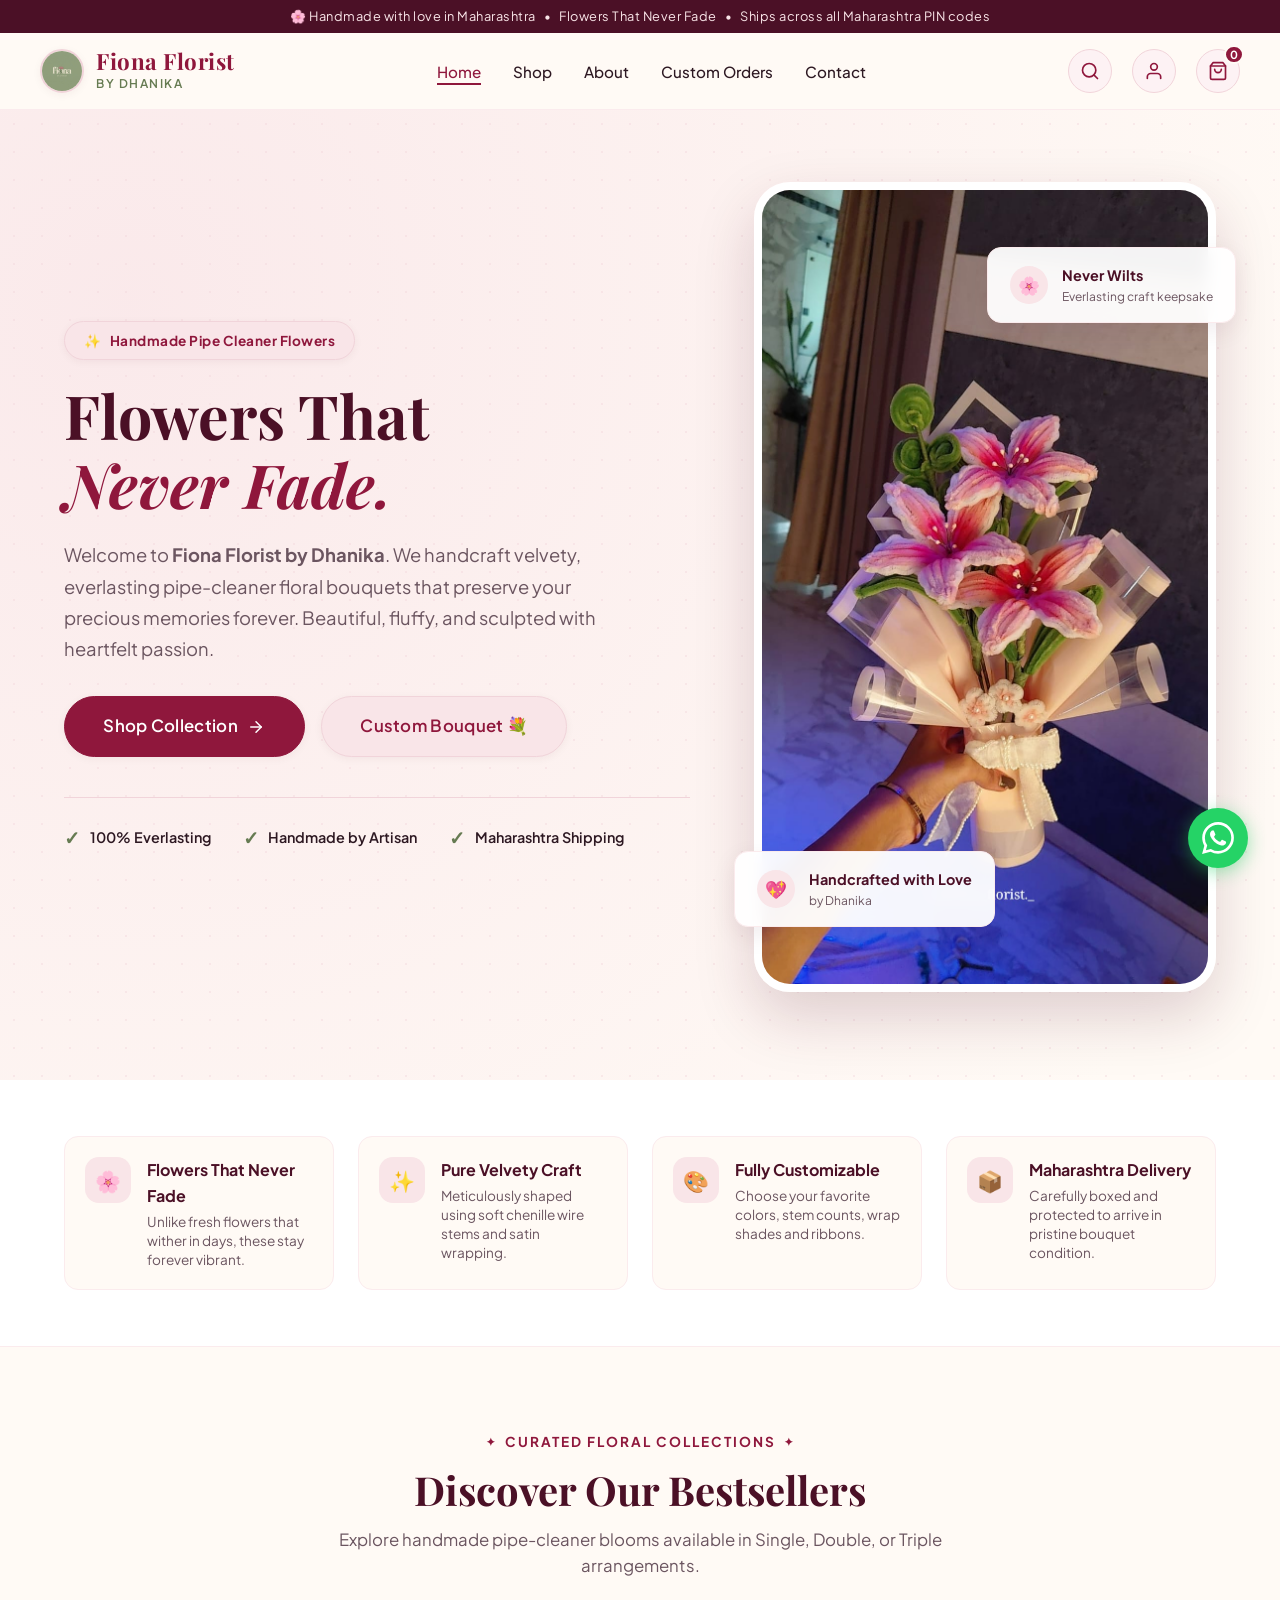
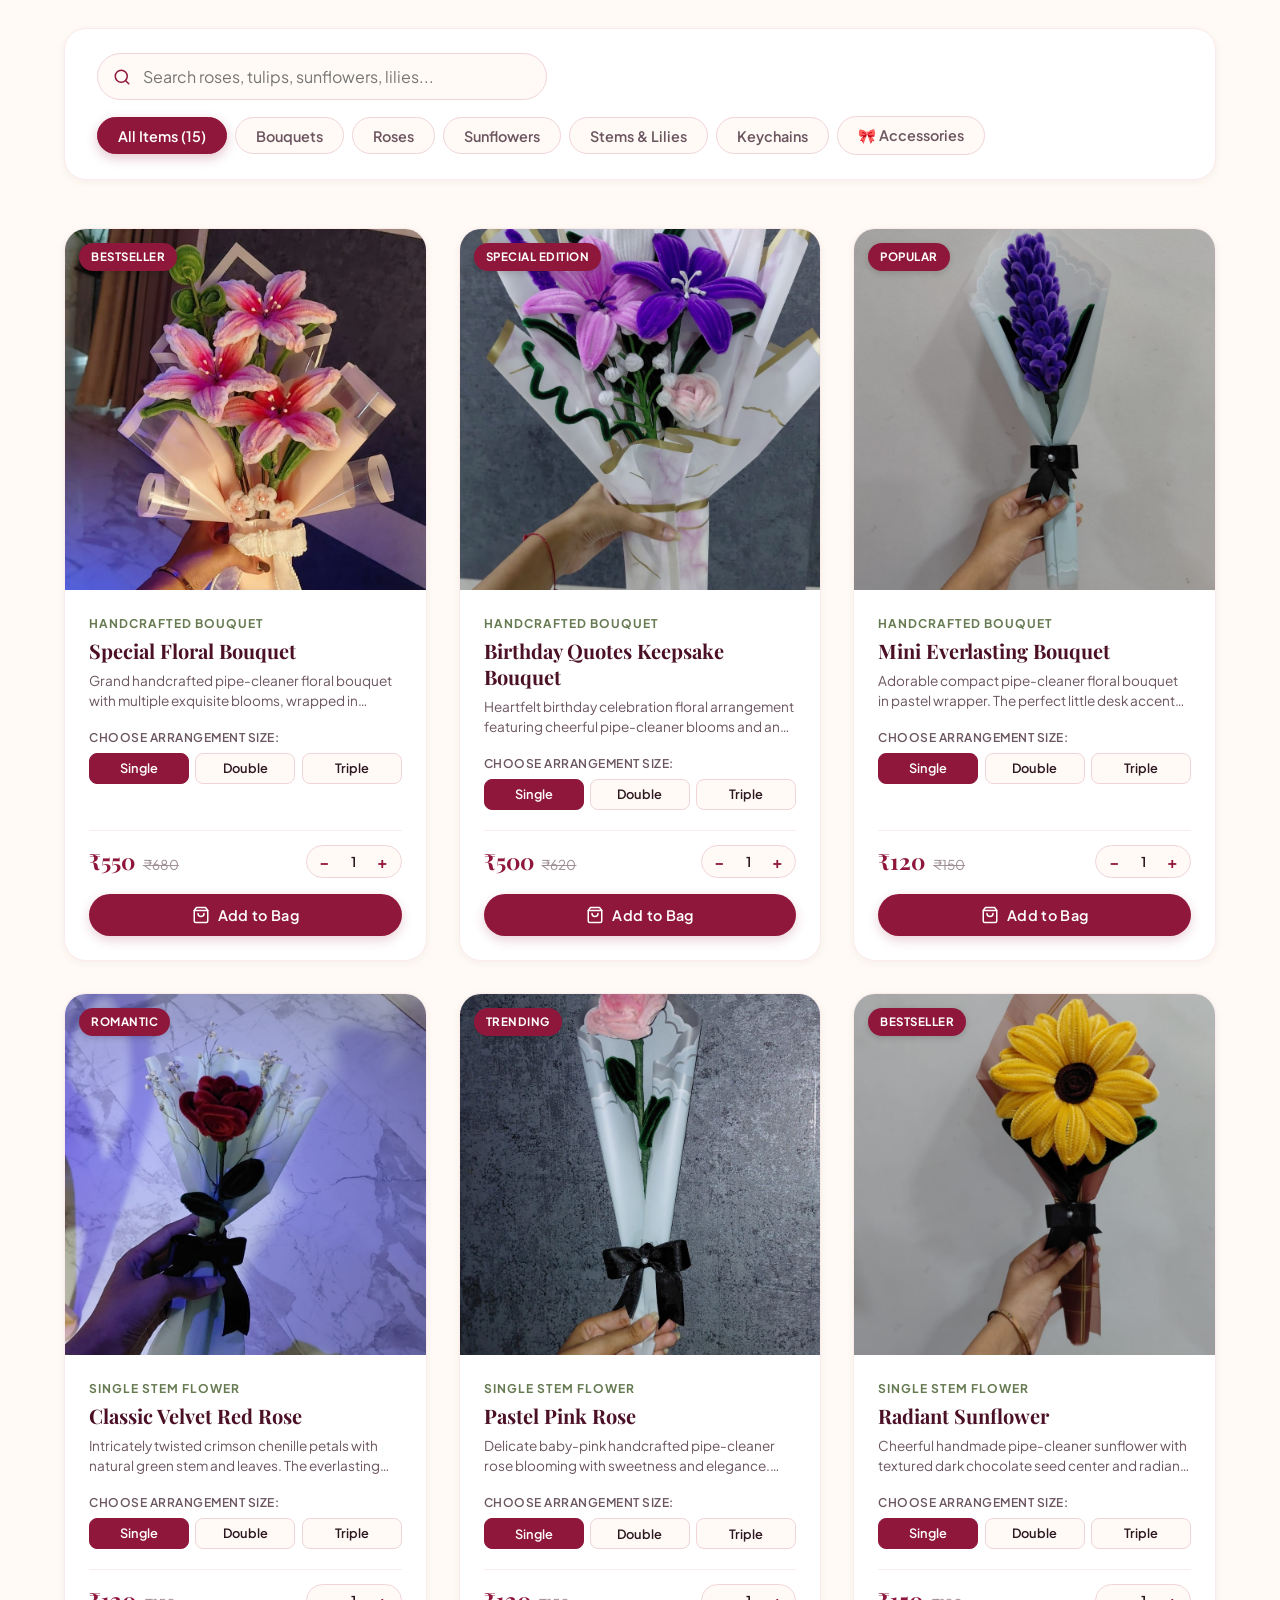
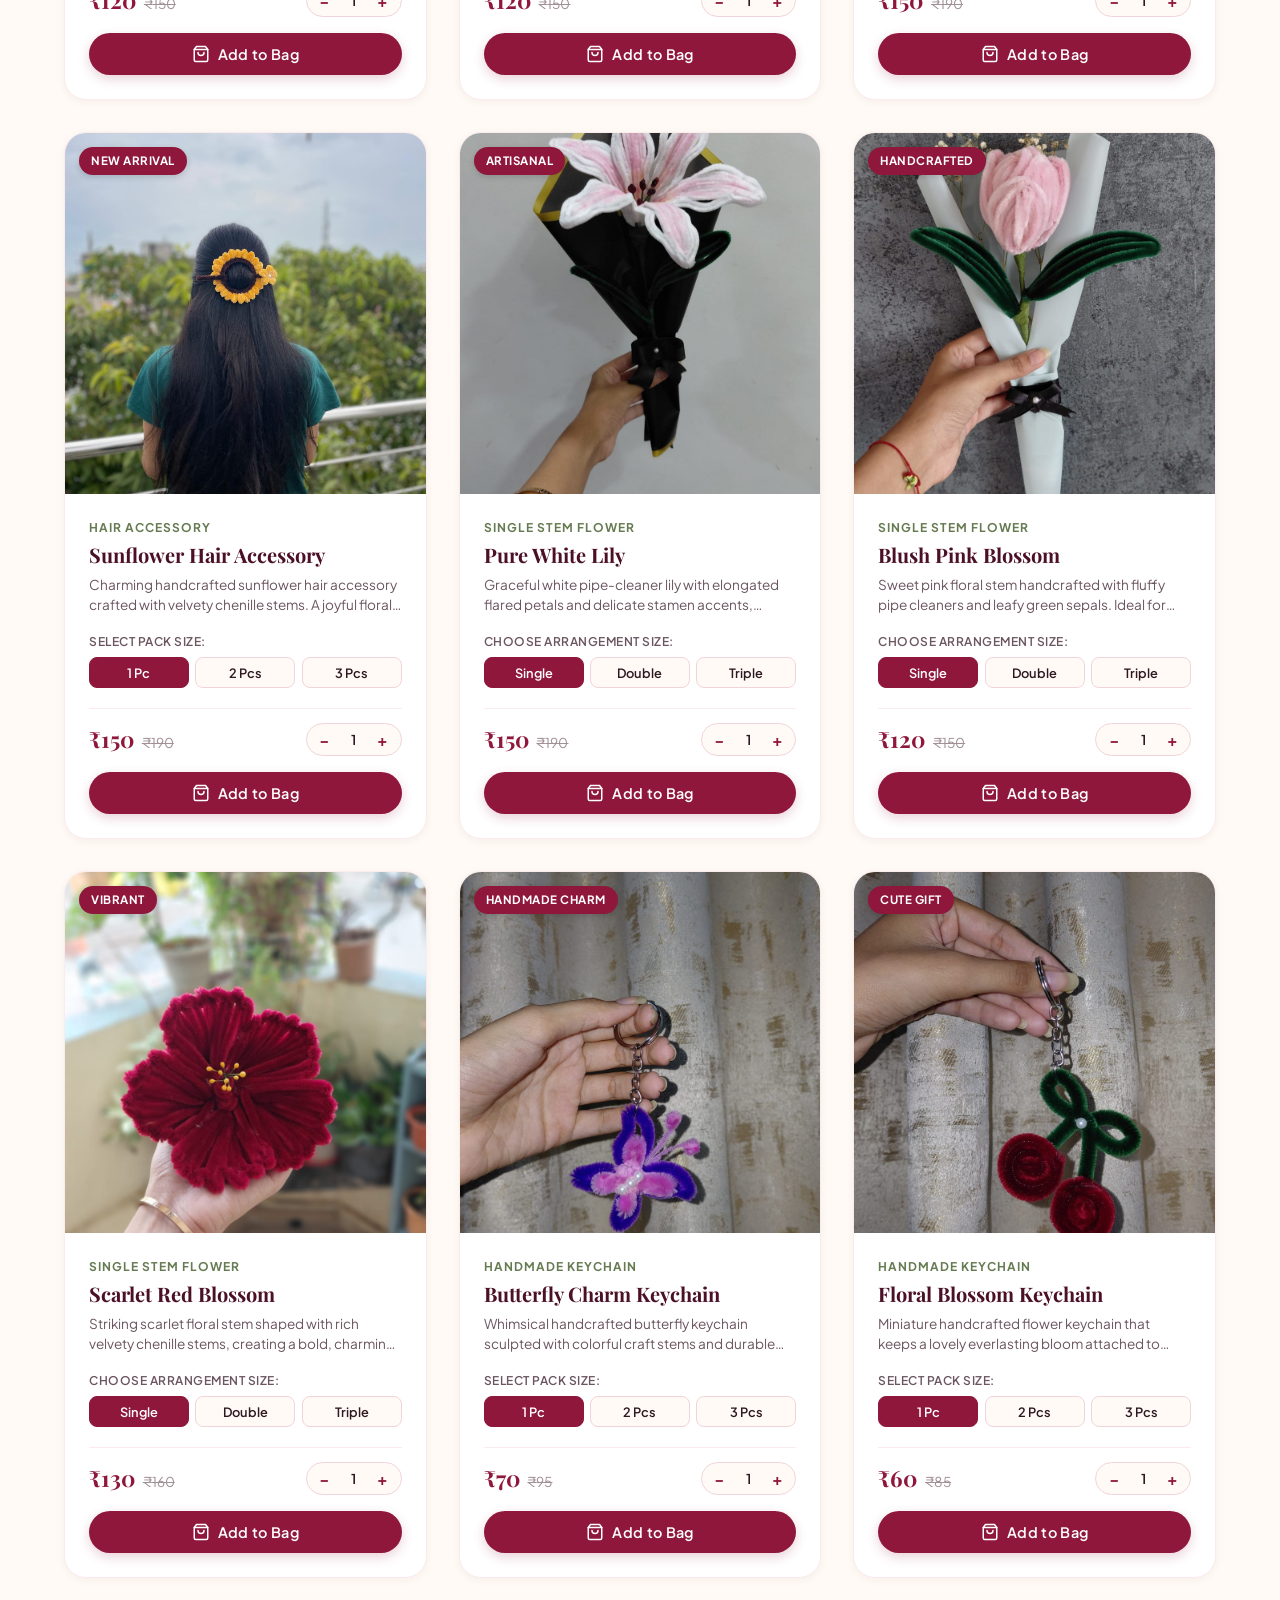
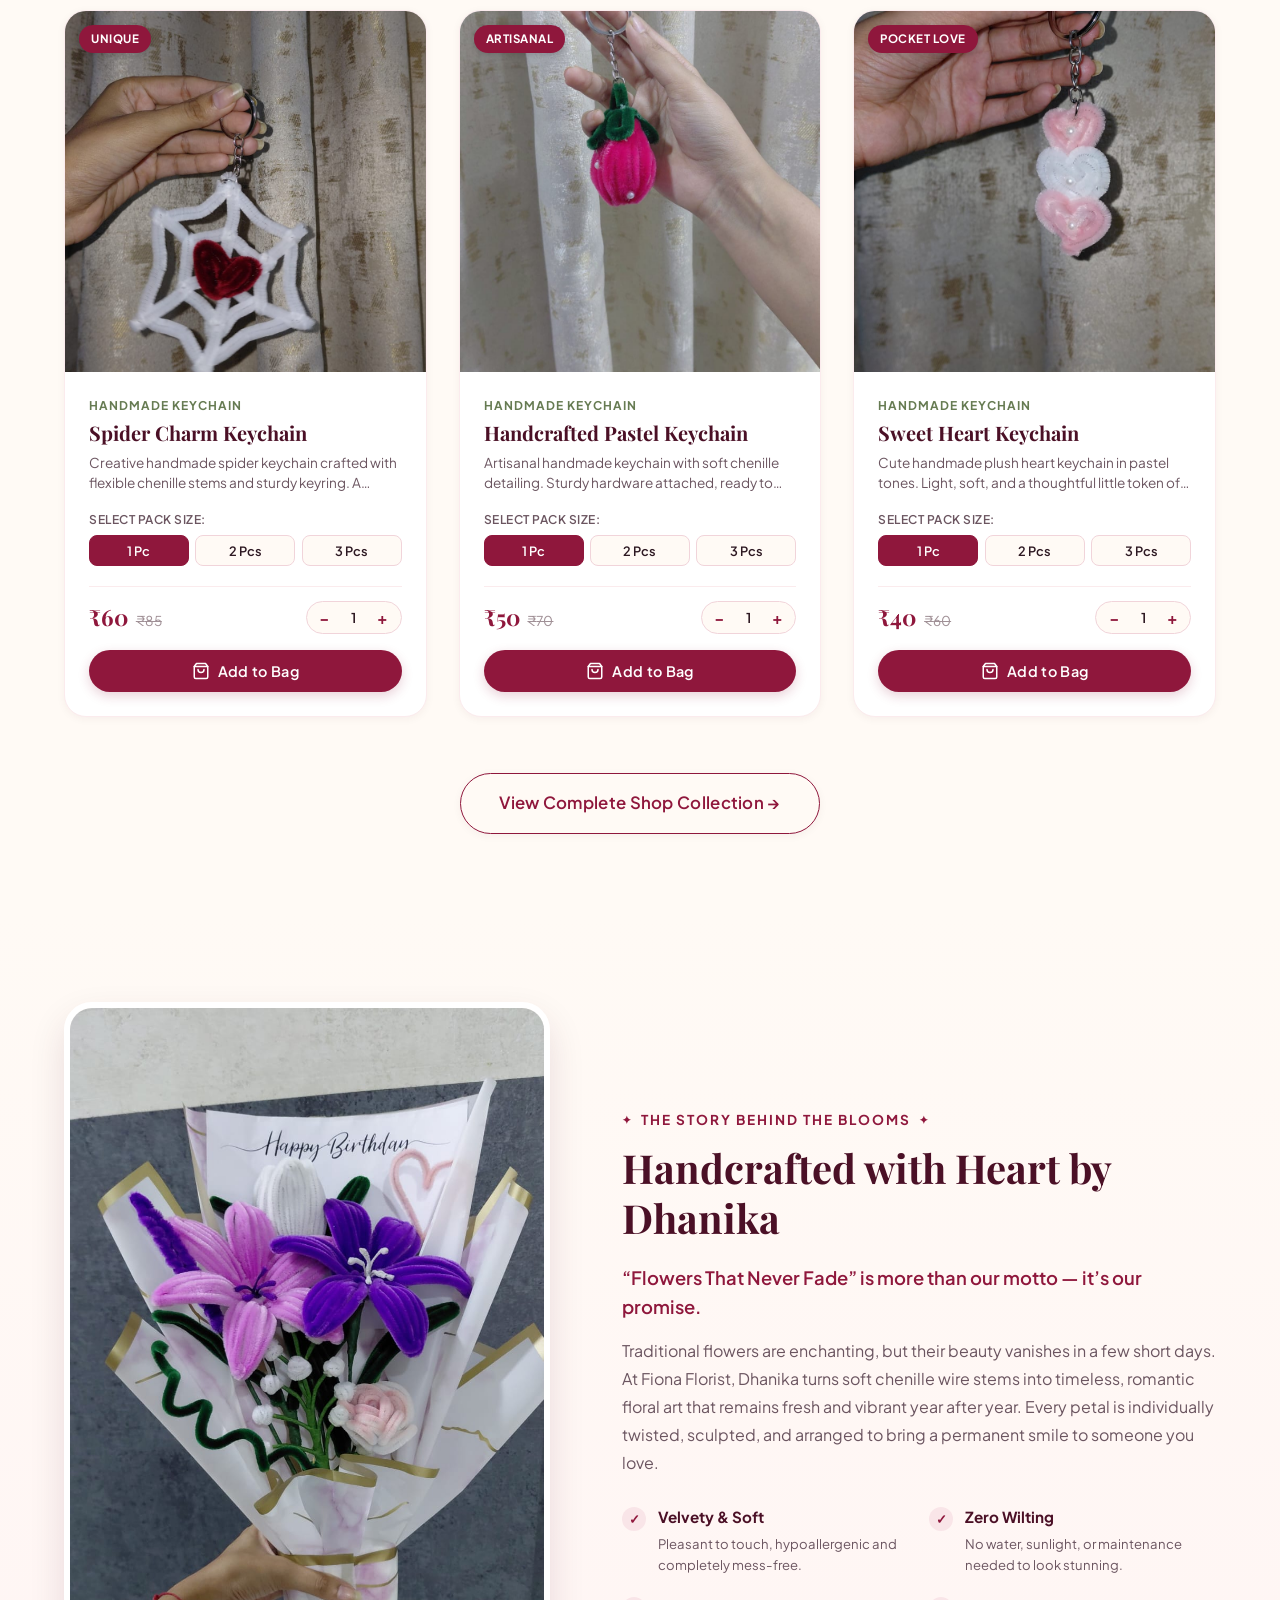
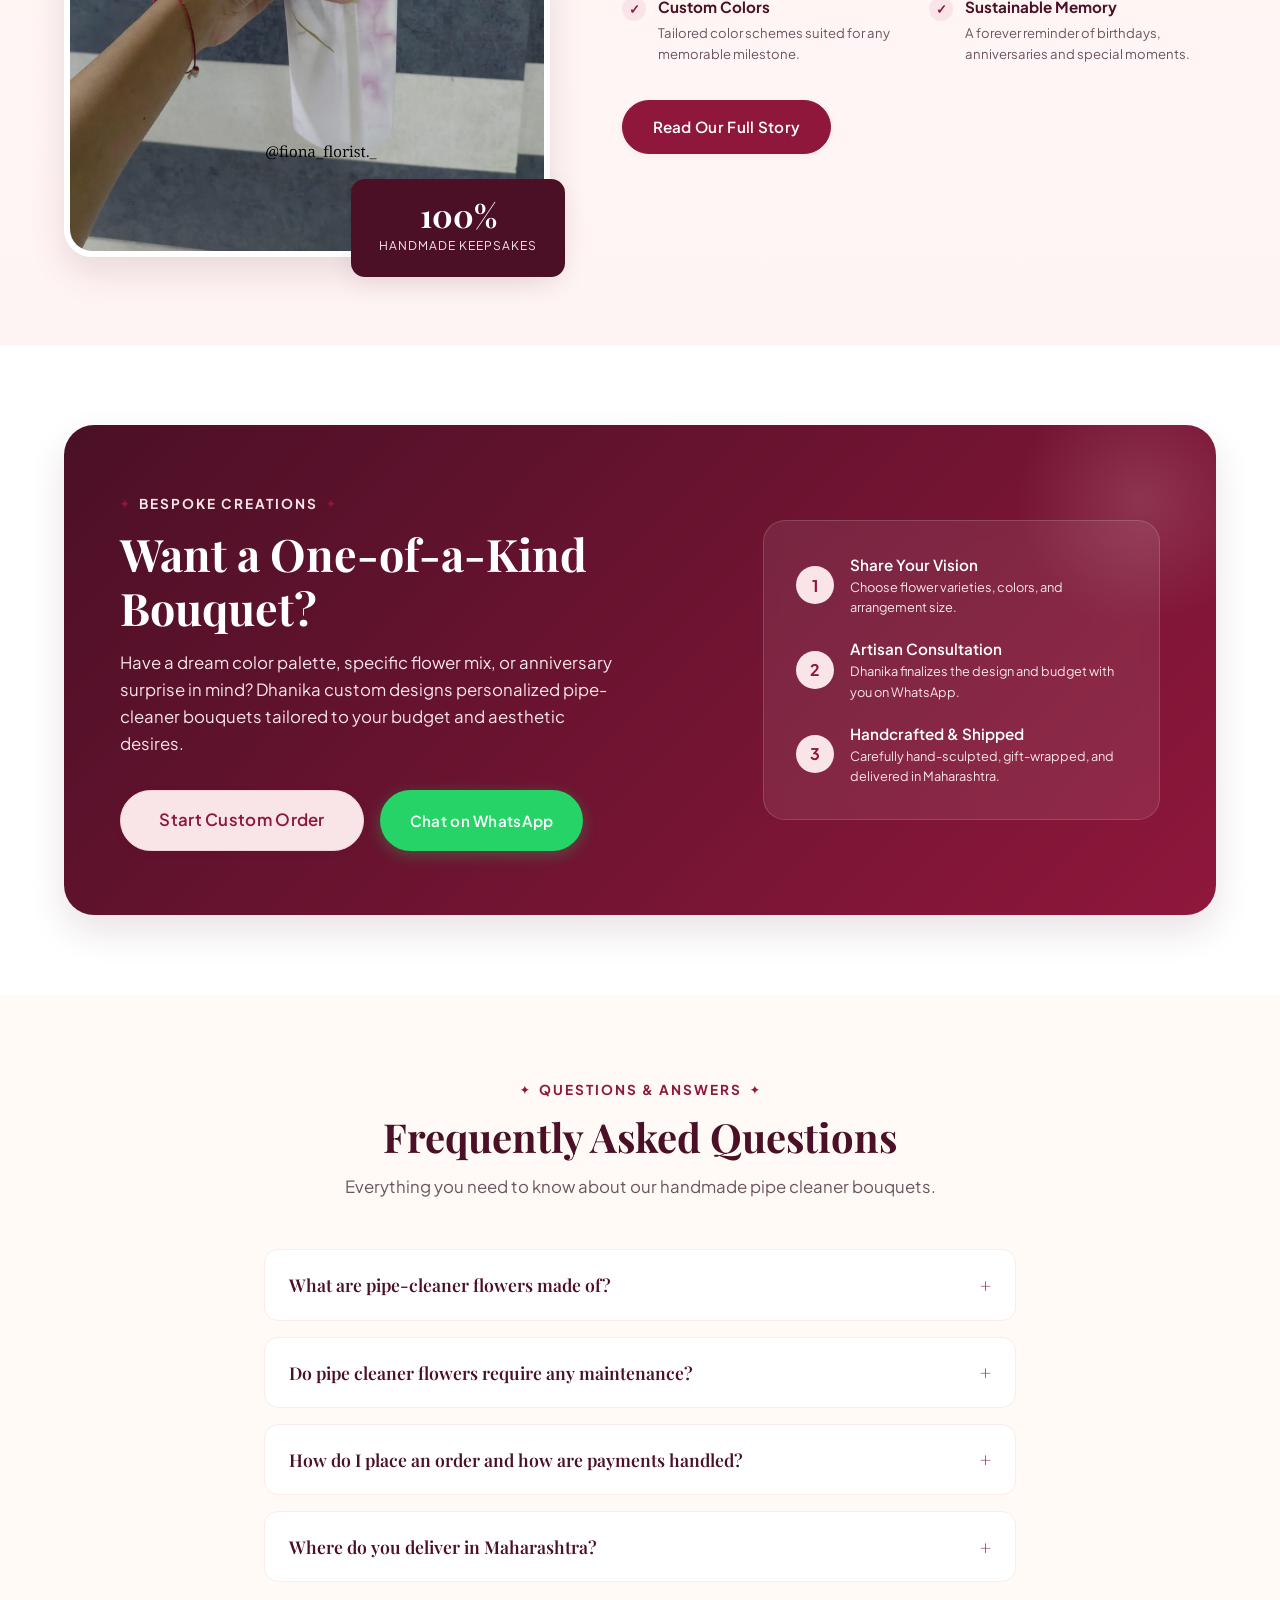
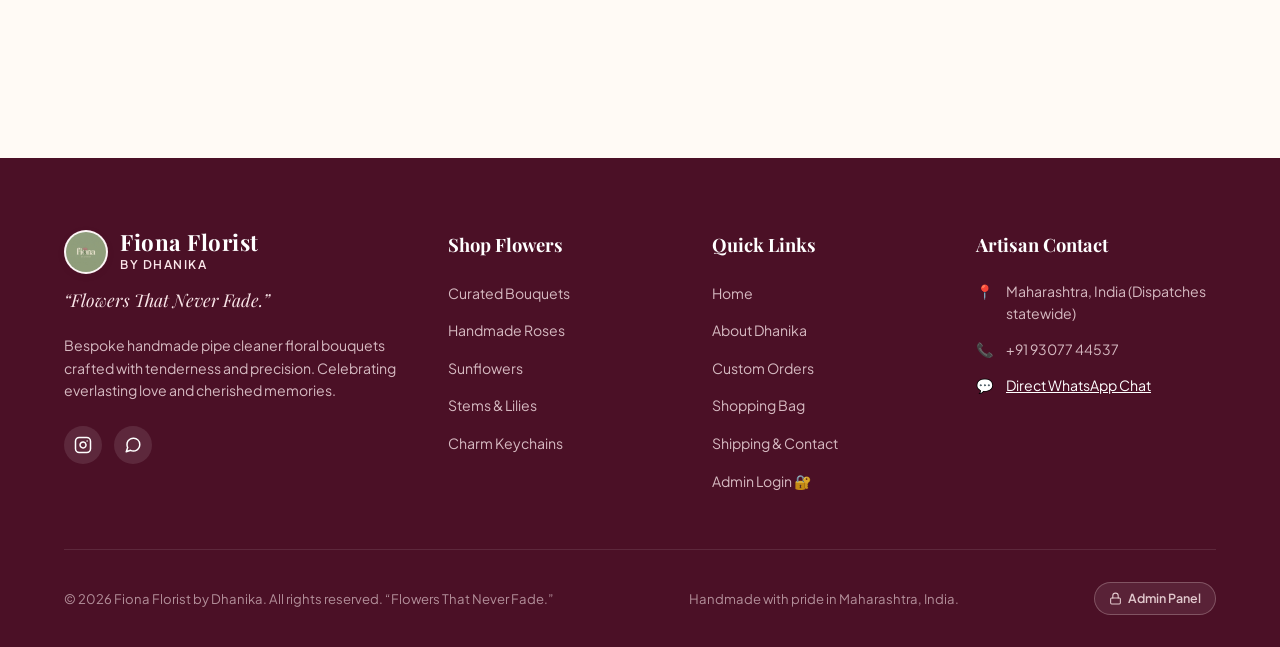
<file: index.html>
<!DOCTYPE html>
<html lang="en">
<head>
  <meta charset="UTF-8">
  <meta name="viewport" content="width=device-width, initial-scale=1.0">
  <title>Fiona Florist by Dhanika — Flowers That Never Fade | Handmade Pipe Cleaner Flowers</title>
  <meta name="description" content="Handcrafted everlasting pipe cleaner flowers and bouquets by Fiona Florist by Dhanika. Beautiful roses, tulips, sunflowers and lilies in Maharashtra.">
  <link rel="stylesheet" href="css/style.css">
  <link rel="stylesheet" href="css/responsive.css">
  <link rel="icon" type="image/jpeg" href="assets/logo/logo.jpeg">
</head>
<body>

  <!-- Top Announcement Bar -->
  <div class="top-announcement">
    <span>🌸 Handmade with love in Maharashtra</span>
    <span>•</span>
    <span>Flowers That Never Fade</span>
    <span>•</span>
    <span>Ships across all Maharashtra PIN codes</span>
  </div>

  <!-- Navbar -->
  <header class="navbar-wrapper">
    <div class="container navbar">
      <a href="index.html" class="logo">
        <img src="assets/logo/logo.jpeg" alt="Fiona Florist by Dhanika Logo" class="logo-img">
        <div class="logo-text">
          <span class="brand-name">Fiona Florist</span>
          <span class="brand-by">by Dhanika</span>
        </div>
      </a>

      <!-- Desktop Nav Links -->
      <nav>
        <ul class="nav-links">
          <li><a href="index.html" class="nav-link active">Home</a></li>
          <li><a href="shop.html" class="nav-link">Shop</a></li>
          <li><a href="about.html" class="nav-link">About</a></li>
          <li><a href="custom-order.html" class="nav-link">Custom Orders</a></li>
          <li><a href="contact.html" class="nav-link">Contact</a></li>
        </ul>
      </nav>

      <!-- Nav Actions -->
      <div class="nav-actions">
        <button type="button" class="icon-btn search-trigger-btn" aria-label="Search flowers">
          <svg width="20" height="20" viewBox="0 0 24 24" fill="none" stroke="currentColor" stroke-width="2" stroke-linecap="round" stroke-linejoin="round">
            <circle cx="11" cy="11" r="8"></circle>
            <line x1="21" y1="21" x2="16.65" y2="16.65"></line>
          </svg>
        </button>

        <button type="button" class="icon-btn auth-nav-btn" aria-label="Account Login or Profile" title="Account">
          <svg width="20" height="20" viewBox="0 0 24 24" fill="none" stroke="currentColor" stroke-width="2" stroke-linecap="round" stroke-linejoin="round">
            <path d="M20 21v-2a4 4 0 0 0-4-4H8a4 4 0 0 0-4 4v2"></path>
            <circle cx="12" cy="7" r="4"></circle>
          </svg>
          <span class="user-status-dot" style="display: none;"></span>
        </button>

        <a href="cart.html" class="icon-btn" aria-label="Shopping Cart">
          <svg width="20" height="20" viewBox="0 0 24 24" fill="none" stroke="currentColor" stroke-width="2" stroke-linecap="round" stroke-linejoin="round">
            <path d="M6 2L3 6v14a2 2 0 0 0 2 2h14a2 2 0 0 0 2-2V6l-3-4z"></path>
            <line x1="3" y1="6" x2="21" y2="6"></line>
            <path d="M16 10a4 4 0 0 1-8 0"></path>
          </svg>
          <span class="cart-count">0</span>
        </a>

        <button type="button" class="hamburger-btn" aria-label="Toggle navigation menu">
          <span></span>
          <span></span>
          <span></span>
        </button>
      </div>
    </div>
  </header>

  <!-- Mobile Nav Drawer -->
  <div class="mobile-nav-backdrop"></div>
  <aside class="mobile-nav">
    <div class="mobile-nav-header">
      <div class="logo">
        <img src="assets/logo/logo.jpeg" alt="Fiona Florist by Dhanika Logo" class="logo-img">
        <div class="logo-text">
          <span class="brand-name">Fiona Florist</span>
          <span class="brand-by">by Dhanika</span>
        </div>
      </div>
      <button type="button" class="close-mobile-nav" style="font-size: 1.8rem; color: var(--color-burgundy);">&times;</button>
    </div>
    <ul class="mobile-nav-links">
      <li><a href="index.html" class="active">Home</a></li>
      <li><a href="shop.html">Flower Shop</a></li>
      <li><a href="about.html">About Dhanika</a></li>
      <li><a href="custom-order.html">Custom Orders</a></li>
      <li><a href="contact.html">Contact & FAQ</a></li>
      <li><a href="cart.html">Shopping Bag (<span class="cart-count">0</span>)</a></li>
      <li><a href="#" id="mobile-auth-trigger">👤 <span id="mobile-auth-text">Login / Register</span></a></li>
    </ul>
    <div style="margin-top: auto; padding-top: 1.5rem; border-top: 1px solid var(--color-border);">
      <button class="btn btn-whatsapp trigger-whatsapp-btn" style="width: 100%;">
        Chat on WhatsApp
      </button>
    </div>
  </aside>

  <!-- Search Modal -->
  <div class="search-modal">
    <div class="search-modal-box">
      <div class="search-modal-header">
        <h3 class="heading-tertiary">Search Fiona Florist</h3>
        <button type="button" class="close-modal-btn">&times;</button>
      </div>
      <div class="search-box" style="max-width: 100%;">
        <svg class="search-icon" width="18" height="18" viewBox="0 0 24 24" fill="none" stroke="currentColor" stroke-width="2" stroke-linecap="round" stroke-linejoin="round">
          <circle cx="11" cy="11" r="8"></circle>
          <line x1="21" y1="21" x2="16.65" y2="16.65"></line>
        </svg>
        <input type="text" class="search-modal-input" placeholder="Type flower name (e.g., Rose, Tulip, Sunflower) and press Enter...">
      </div>
    </div>
  </div>

  <!-- Hero Section -->
  <section class="hero">
    <div class="hero-pattern"></div>
    <div class="container hero-grid">
      <div class="hero-content">
        <div class="hero-badge">
          <span>✨</span>
          <span>Handmade Pipe Cleaner Flowers</span>
        </div>
        <h1 class="heading-primary hero-title">
          Flowers That <span class="highlight">Never Fade.</span>
        </h1>
        <p class="hero-description">
          Welcome to <strong>Fiona Florist by Dhanika</strong>. We handcraft velvety, everlasting pipe-cleaner floral bouquets that preserve your precious memories forever. Beautiful, fluffy, and sculpted with heartfelt passion.
        </p>
        <div class="hero-cta">
          <a href="shop.html" class="btn btn-primary btn-lg">
            Shop Collection
            <svg width="18" height="18" viewBox="0 0 24 24" fill="none" stroke="currentColor" stroke-width="2" stroke-linecap="round" stroke-linejoin="round">
              <line x1="5" y1="12" x2="19" y2="12"></line>
              <polyline points="12 5 19 12 12 19"></polyline>
            </svg>
          </a>
          <a href="custom-order.html" class="btn btn-secondary btn-lg">
            Custom Bouquet 💐
          </a>
        </div>
        <div class="hero-perks">
          <div class="perk-item">
            <span class="perk-icon">✓</span>
            <span>100% Everlasting</span>
          </div>
          <div class="perk-item">
            <span class="perk-icon">✓</span>
            <span>Handmade by Artisan</span>
          </div>
          <div class="perk-item">
            <span class="perk-icon">✓</span>
            <span>Maharashtra Shipping</span>
          </div>
        </div>
      </div>

      <div class="hero-image-container">
        <div class="hero-image-wrapper">
          <img src="assets/images/Speical%20bouquant%20550.jpeg" alt="Fiona Florist by Dhanika - Special Handcrafted Floral Bouquet" width="600" height="450">
        </div>
        
        <!-- Floating Badges -->
        <div class="hero-floating-card card-top-right floating-card">
          <div class="floating-icon">🌸</div>
          <div class="floating-text">
            <h4>Never Wilts</h4>
            <p>Everlasting craft keepsake</p>
          </div>
        </div>

        <div class="hero-floating-card card-bottom-left floating-card">
          <div class="floating-icon">💖</div>
          <div class="floating-text">
            <h4>Handcrafted with Love</h4>
            <p>by Dhanika</p>
          </div>
        </div>
      </div>
    </div>
  </section>

  <!-- Features Highlight Bar -->
  <section class="features-section">
    <div class="container features-grid">
      <div class="feature-box">
        <div class="feature-icon-wrapper">🌸</div>
        <div class="feature-info">
          <h4>Flowers That Never Fade</h4>
          <p>Unlike fresh flowers that wither in days, these stay forever vibrant.</p>
        </div>
      </div>
      <div class="feature-box">
        <div class="feature-icon-wrapper">✨</div>
        <div class="feature-info">
          <h4>Pure Velvety Craft</h4>
          <p>Meticulously shaped using soft chenille wire stems and satin wrapping.</p>
        </div>
      </div>
      <div class="feature-box">
        <div class="feature-icon-wrapper">🎨</div>
        <div class="feature-info">
          <h4>Fully Customizable</h4>
          <p>Choose your favorite colors, stem counts, wrap shades and ribbons.</p>
        </div>
      </div>
      <div class="feature-box">
        <div class="feature-icon-wrapper">📦</div>
        <div class="feature-info">
          <h4>Maharashtra Delivery</h4>
          <p>Carefully boxed and protected to arrive in pristine bouquet condition.</p>
        </div>
      </div>
    </div>
  </section>

  <!-- Flower Shop Showcase -->
  <section class="shop-section">
    <div class="container">
      <div class="section-header">
        <span class="subheading">Curated Floral Collections</span>
        <h2 class="heading-secondary">Discover Our Bestsellers</h2>
        <p>Explore handmade pipe-cleaner blooms available in Single, Double, or Triple arrangements.</p>
      </div>

      <!-- Controls: Category tabs & Search -->
      <div class="shop-controls">
        <div class="search-and-sort">
          <div class="search-box">
            <svg class="search-icon" width="18" height="18" viewBox="0 0 24 24" fill="none" stroke="currentColor" stroke-width="2" stroke-linecap="round" stroke-linejoin="round">
              <circle cx="11" cy="11" r="8"></circle>
              <line x1="21" y1="21" x2="16.65" y2="16.65"></line>
            </svg>
            <input type="text" id="shop-search-input" placeholder="Search roses, tulips, sunflowers, lilies...">
          </div>

          <div class="category-tabs">
            <button type="button" class="filter-btn active" data-category="all">All Items (15)</button>
            <button type="button" class="filter-btn" data-category="bouquets">Bouquets</button>
            <button type="button" class="filter-btn" data-category="roses">Roses</button>
            <button type="button" class="filter-btn" data-category="sunflowers">Sunflowers</button>
            <button type="button" class="filter-btn" data-category="flowers">Stems & Lilies</button>
            <button type="button" class="filter-btn" data-category="keychains">Keychains</button>
          </div>
        </div>
      </div>

      <!-- Products Grid -->
      <div class="products-grid" id="products-grid">
        <!-- Rendered dynamically by shop.js -->
      </div>

      <div style="text-align: center; margin-top: 3.5rem;">
        <a href="shop.html" class="btn btn-outline btn-lg">
          View Complete Shop Collection &rarr;
        </a>
      </div>
    </div>
  </section>

  <!-- About Teaser -->
  <section class="about-section">
    <div class="container about-grid">
      <div class="about-image-wrapper">
        <div class="about-image">
          <img src="assets/images/birthday%20quaoutes%20500.jpeg" alt="Handcrafted Floral Bouquet keepsake by Dhanika" width="550" height="420" loading="lazy">
        </div>
        <div class="about-badge">
          <span class="number">100%</span>
          <span class="label">Handmade Keepsakes</span>
        </div>
      </div>

      <div class="about-content">
        <span class="subheading">The Story Behind The Blooms</span>
        <h2 class="heading-secondary">Handcrafted with Heart by Dhanika</h2>
        <p class="about-lead">
          “Flowers That Never Fade” is more than our motto — it’s our promise.
        </p>
        <p class="about-text">
          Traditional flowers are enchanting, but their beauty vanishes in a few short days. At Fiona Florist, Dhanika turns soft chenille wire stems into timeless, romantic floral art that remains fresh and vibrant year after year. Every petal is individually twisted, sculpted, and arranged to bring a permanent smile to someone you love.
        </p>

        <div class="values-list">
          <div class="value-item">
            <div class="value-bullet">✓</div>
            <div class="value-text">
              <h5>Velvety & Soft</h5>
              <p>Pleasant to touch, hypoallergenic and completely mess-free.</p>
            </div>
          </div>
          <div class="value-item">
            <div class="value-bullet">✓</div>
            <div class="value-text">
              <h5>Zero Wilting</h5>
              <p>No water, sunlight, or maintenance needed to look stunning.</p>
            </div>
          </div>
          <div class="value-item">
            <div class="value-bullet">✓</div>
            <div class="value-text">
              <h5>Custom Colors</h5>
              <p>Tailored color schemes suited for any memorable milestone.</p>
            </div>
          </div>
          <div class="value-item">
            <div class="value-bullet">✓</div>
            <div class="value-text">
              <h5>Sustainable Memory</h5>
              <p>A forever reminder of birthdays, anniversaries and special moments.</p>
            </div>
          </div>
        </div>

        <a href="about.html" class="btn btn-primary">
          Read Our Full Story
        </a>
      </div>
    </div>
  </section>

  <!-- Custom Orders Banner -->
  <section class="custom-order-teaser">
    <div class="container">
      <div class="custom-banner-card">
        <div class="custom-banner-content">
          <span class="subheading" style="color: var(--color-blush-pink);">Bespoke Creations</span>
          <h2>Want a One-of-a-Kind Bouquet?</h2>
          <p>
            Have a dream color palette, specific flower mix, or anniversary surprise in mind? Dhanika custom designs personalized pipe-cleaner bouquets tailored to your budget and aesthetic desires.
          </p>
          <div class="custom-banner-actions">
            <a href="custom-order.html" class="btn btn-secondary btn-lg">
              Start Custom Order
            </a>
            <button class="btn btn-whatsapp trigger-whatsapp-btn" data-message="Hello Dhanika! I would like to consult with you about designing a custom flower bouquet. 🌸">
              Chat on WhatsApp
            </button>
          </div>
        </div>

        <div class="custom-banner-steps">
          <div class="step-card">
            <div class="step-num">1</div>
            <div class="step-info">
              <h4>Share Your Vision</h4>
              <p>Choose flower varieties, colors, and arrangement size.</p>
            </div>
          </div>
          <div class="step-card">
            <div class="step-num">2</div>
            <div class="step-info">
              <h4>Artisan Consultation</h4>
              <p>Dhanika finalizes the design and budget with you on WhatsApp.</p>
            </div>
          </div>
          <div class="step-card">
            <div class="step-num">3</div>
            <div class="step-info">
              <h4>Handcrafted & Shipped</h4>
              <p>Carefully hand-sculpted, gift-wrapped, and delivered in Maharashtra.</p>
            </div>
          </div>
        </div>
      </div>
    </div>
  </section>

  <!-- Frequently Asked Questions -->
  <section class="faq-section">
    <div class="container faq-container">
      <div class="section-header">
        <span class="subheading">Questions & Answers</span>
        <h2 class="heading-secondary">Frequently Asked Questions</h2>
        <p>Everything you need to know about our handmade pipe cleaner bouquets.</p>
      </div>

      <div class="faq-item">
        <button type="button" class="faq-question">
          <span>What are pipe-cleaner flowers made of?</span>
          <span class="faq-icon">+</span>
        </button>
        <div class="faq-answer">
          <p>Pipe cleaner flowers are handcrafted from high-density, velvety soft chenille stems over bendable wire cores. They are soft to touch, vibrant in color, completely pollen-free, and designed to stay in pristine shape indefinitely.</p>
        </div>
      </div>

      <div class="faq-item">
        <button type="button" class="faq-question">
          <span>Do pipe cleaner flowers require any maintenance?</span>
          <span class="faq-icon">+</span>
        </button>
        <div class="faq-answer">
          <p>None at all! They don't need water, sunlight, or pruning. To keep them looking brand new, simply give them a gentle blow or light dusting once in a while. Keep them away from prolonged dampness.</p>
        </div>
      </div>

      <div class="faq-item">
        <button type="button" class="faq-question">
          <span>How do I place an order and how are payments handled?</span>
          <span class="faq-icon">+</span>
        </button>
        <div class="faq-answer">
          <p>You can add flowers to your shopping bag and click "Confirm Order via WhatsApp", or fill out our custom order form. Your order summary is formatted and sent directly to Dhanika on WhatsApp. We discuss availability, crafting schedule, and provide verified UPI payment details before shipping.</p>
        </div>
      </div>

      <div class="faq-item">
        <button type="button" class="faq-question">
          <span>Where do you deliver in Maharashtra?</span>
          <span class="faq-icon">+</span>
        </button>
        <div class="faq-answer">
          <p>We deliver across all cities, towns, and PIN codes in Maharashtra including Mumbai, Pune, Nagpur, Nashik, Thane, Aurangabad, Kolhapur, and Solapur. Each bouquet is cushioned in sturdy packaging so it arrives in flawless condition.</p>
        </div>
      </div>
    </div>
  </section>

  <!-- Back to top button -->
  <button type="button" class="back-to-top" aria-label="Back to top">
    <svg width="20" height="20" viewBox="0 0 24 24" fill="none" stroke="currentColor" stroke-width="2.5" stroke-linecap="round" stroke-linejoin="round">
      <polyline points="18 15 12 9 6 15"></polyline>
    </svg>
  </button>

  <!-- Footer -->
  <footer class="footer">
    <div class="container">
      <div class="footer-grid">
        <div class="footer-brand">
          <a href="index.html" class="logo">
            <img src="assets/logo/logo.jpeg" alt="Fiona Florist by Dhanika Logo" class="logo-img logo-img-footer">
            <div class="logo-text">
              <span class="brand-name">Fiona Florist</span>
              <span class="brand-by" style="color: var(--color-blush-pink);">by Dhanika</span>
            </div>
          </a>
          <p class="footer-tagline">“Flowers That Never Fade.”</p>
          <p class="footer-about">
            Bespoke handmade pipe cleaner floral bouquets crafted with tenderness and precision. Celebrating everlasting love and cherished memories.
          </p>
          <div class="social-links">
            <a href="https://www.instagram.com/fiona_florist._?psln=YWNibWF6cTd3ajV5" target="_blank" rel="noopener noreferrer" class="social-icon-btn" aria-label="Instagram">
              <svg width="18" height="18" viewBox="0 0 24 24" fill="none" stroke="currentColor" stroke-width="2" stroke-linecap="round" stroke-linejoin="round">
                <rect x="2" y="2" width="20" height="20" rx="5" ry="5"></rect>
                <path d="M16 11.37A4 4 0 1 1 12.63 8 4 4 0 0 1 16 11.37z"></path>
                <line x1="17.5" y1="6.5" x2="17.51" y2="6.5"></line>
              </svg>
            </a>
            <a href="https://whatsapp.com" target="_blank" rel="noopener noreferrer" class="social-icon-btn trigger-whatsapp-btn" aria-label="WhatsApp">
              <svg width="18" height="18" viewBox="0 0 24 24" fill="none" stroke="currentColor" stroke-width="2" stroke-linecap="round" stroke-linejoin="round">
                <path d="M21 11.5a8.38 8.38 0 0 1-.9 3.8 8.5 8.5 0 0 1-7.6 4.7 8.38 8.38 0 0 1-3.8-.9L3 21l1.9-5.7a8.38 8.38 0 0 1-.9-3.8 8.5 8.5 0 0 1 4.7-7.6 8.38 8.38 0 0 1 3.8-.9h.5a8.48 8.48 0 0 1 8 8v.5z"></path>
              </svg>
            </a>
          </div>
        </div>

        <div>
          <h4 class="footer-heading">Shop Flowers</h4>
          <ul class="footer-links">
            <li><a href="shop.html?category=bouquets">Curated Bouquets</a></li>
            <li><a href="shop.html?category=roses">Handmade Roses</a></li>
            <li><a href="shop.html?category=sunflowers">Sunflowers</a></li>
            <li><a href="shop.html?category=flowers">Stems & Lilies</a></li>
            <li><a href="shop.html?category=keychains">Charm Keychains</a></li>
          </ul>
        </div>

        <div>
          <h4 class="footer-heading">Quick Links</h4>
          <ul class="footer-links">
            <li><a href="index.html">Home</a></li>
            <li><a href="about.html">About Dhanika</a></li>
            <li><a href="custom-order.html">Custom Orders</a></li>
            <li><a href="cart.html">Shopping Bag</a></li>
            <li><a href="contact.html">Shipping & Contact</a></li>
            <li><a href="admin.html">Admin Login 🔐</a></li>
          </ul>
        </div>

        <div>
          <h4 class="footer-heading">Artisan Contact</h4>
          <div class="footer-contact-item">
            <span>📍</span>
            <span>Maharashtra, India (Dispatches statewide)</span>
          </div>
          <div class="footer-contact-item">
            <span>📞</span>
            <span>+91 93077 44537</span>
          </div>
          <div class="footer-contact-item">
            <span>💬</span>
            <a href="#" class="trigger-whatsapp-btn" style="color: var(--color-white); text-decoration: underline;">Direct WhatsApp Chat</a>
          </div>
        </div>
      </div>

      <div class="footer-bottom">
        <p>&copy; 2026 Fiona Florist by Dhanika. All rights reserved. “Flowers That Never Fade.”</p>
        <p>Handmade with pride in Maharashtra, India.</p>
        <div class="footer-admin-wrap">
          <a href="admin.html" class="footer-admin-btn" title="Admin Portal">
            <svg width="13" height="13" viewBox="0 0 24 24" fill="none" stroke="currentColor" stroke-width="2" stroke-linecap="round" stroke-linejoin="round" style="vertical-align:-1px;"><rect x="3" y="11" width="18" height="11" rx="2" ry="2"></rect><path d="M7 11V7a5 5 0 0 1 10 0v4"></path></svg>
            Admin Panel
          </a>
        </div>
      </div>
    </div>
  </footer>

  <!-- Scripts -->
  <script src="js/products.js"></script>
  <script src="js/auth.js"></script>
  <script src="js/admin-render.js"></script>
  <script src="js/main.js"></script>
  <script src="js/shop.js"></script>
  <!-- Secret triple-click on footer year goes to admin -->
  <script>
    (function() {
      var clicks = 0, timer = null;
      document.addEventListener('click', function(e) {
        var target = e.target;
        if (target && target.closest && target.closest('.footer-bottom')) {
          clicks++;
          clearTimeout(timer);
          timer = setTimeout(function(){ clicks = 0; }, 600);
          if (clicks >= 5) {
            clicks = 0;
            window.location.href = 'admin.html';
          }
        }
      });
    })();
  </script>
</body>
</html>
</file>
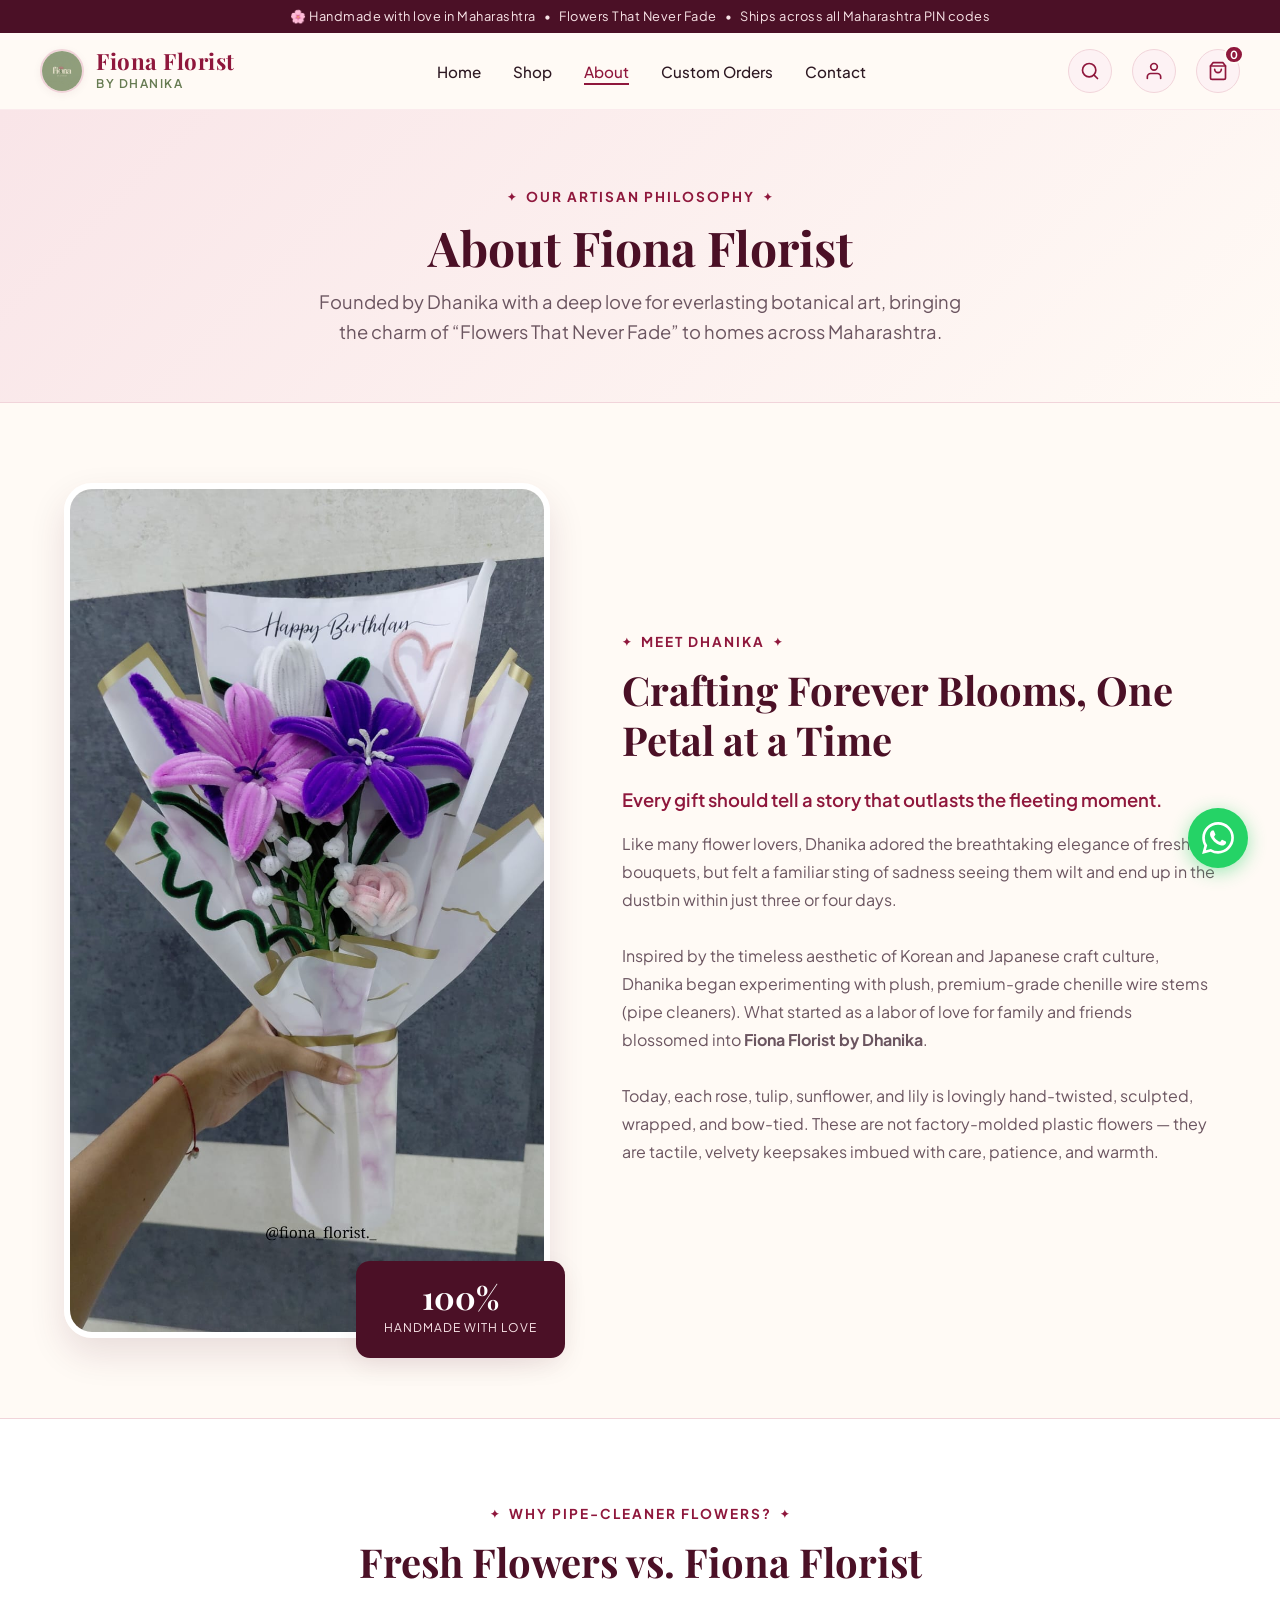
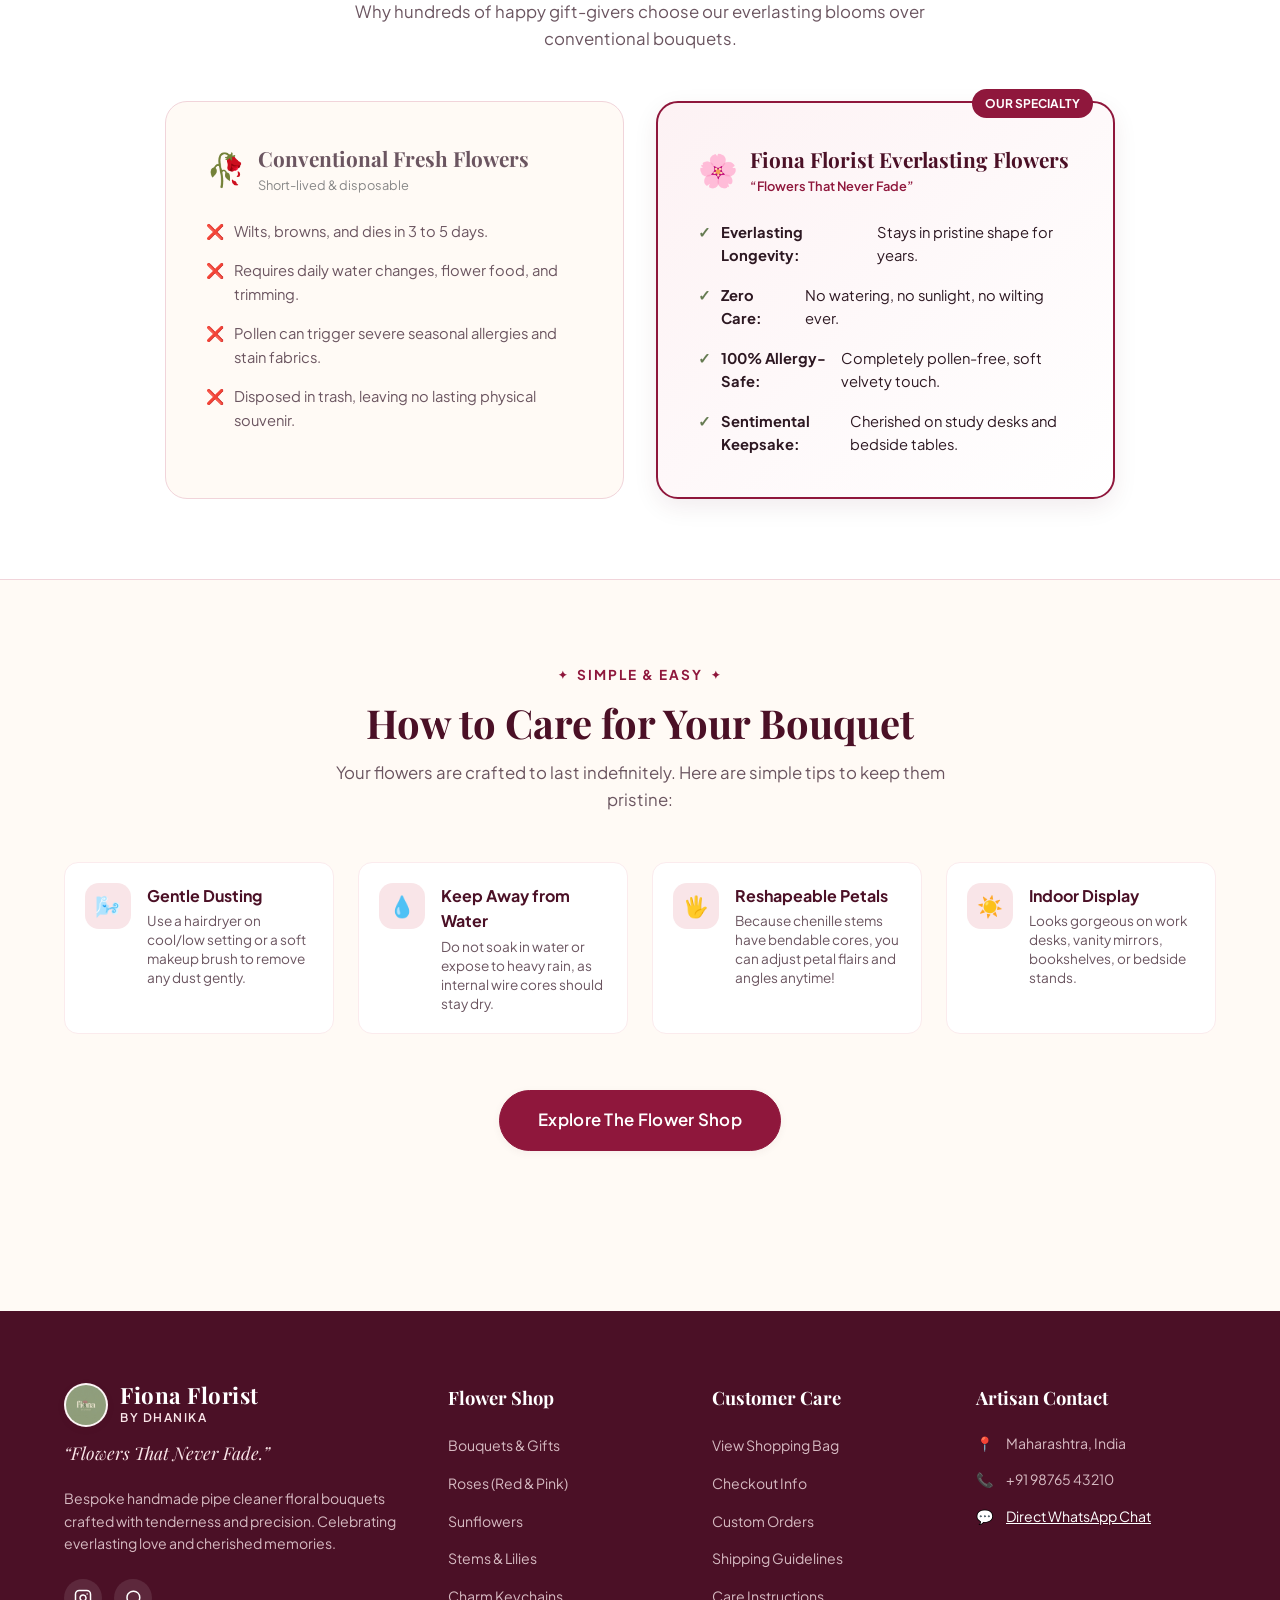
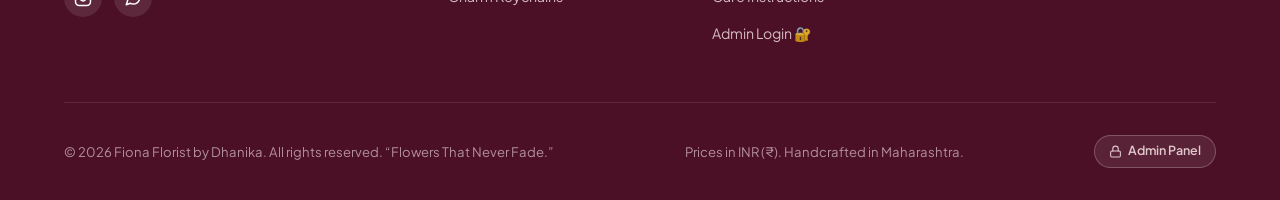
<file: about.html>
<!DOCTYPE html>
<html lang="en">
<head>
  <meta charset="UTF-8">
  <meta name="viewport" content="width=device-width, initial-scale=1.0">
  <title>About Fiona Florist by Dhanika — “Flowers That Never Fade”</title>
  <meta name="description" content="Discover the story of Dhanika and Fiona Florist. Handcrafting everlasting pipe-cleaner flowers and bouquets with love and artisanal care in Maharashtra.">
  <link rel="stylesheet" href="css/style.css">
  <link rel="stylesheet" href="css/responsive.css">
  <link rel="icon" type="image/jpeg" href="assets/logo/logo.jpeg">
</head>
<body>

  <!-- Top Announcement Bar -->
  <div class="top-announcement">
    <span>🌸 Handmade with love in Maharashtra</span>
    <span>•</span>
    <span>Flowers That Never Fade</span>
    <span>•</span>
    <span>Ships across all Maharashtra PIN codes</span>
  </div>

  <!-- Navbar -->
  <header class="navbar-wrapper">
    <div class="container navbar">
      <a href="index.html" class="logo">
        <img src="assets/logo/logo.jpeg" alt="Fiona Florist by Dhanika Logo" class="logo-img">
        <div class="logo-text">
          <span class="brand-name">Fiona Florist</span>
          <span class="brand-by">by Dhanika</span>
        </div>
      </a>

      <!-- Desktop Nav Links -->
      <nav>
        <ul class="nav-links">
          <li><a href="index.html" class="nav-link">Home</a></li>
          <li><a href="shop.html" class="nav-link">Shop</a></li>
          <li><a href="about.html" class="nav-link active">About</a></li>
          <li><a href="custom-order.html" class="nav-link">Custom Orders</a></li>
          <li><a href="contact.html" class="nav-link">Contact</a></li>
        </ul>
      </nav>

      <!-- Nav Actions -->
      <div class="nav-actions">
        <button type="button" class="icon-btn search-trigger-btn" aria-label="Search flowers">
          <svg width="20" height="20" viewBox="0 0 24 24" fill="none" stroke="currentColor" stroke-width="2" stroke-linecap="round" stroke-linejoin="round">
            <circle cx="11" cy="11" r="8"></circle>
            <line x1="21" y1="21" x2="16.65" y2="16.65"></line>
          </svg>
        </button>

        <button type="button" class="icon-btn auth-nav-btn" aria-label="Account Login or Profile" title="Account">
          <svg width="20" height="20" viewBox="0 0 24 24" fill="none" stroke="currentColor" stroke-width="2" stroke-linecap="round" stroke-linejoin="round">
            <path d="M20 21v-2a4 4 0 0 0-4-4H8a4 4 0 0 0-4 4v2"></path>
            <circle cx="12" cy="7" r="4"></circle>
          </svg>
          <span class="user-status-dot" style="display: none;"></span>
        </button>

        <a href="cart.html" class="icon-btn" aria-label="Shopping Cart">
          <svg width="20" height="20" viewBox="0 0 24 24" fill="none" stroke="currentColor" stroke-width="2" stroke-linecap="round" stroke-linejoin="round">
            <path d="M6 2L3 6v14a2 2 0 0 0 2 2h14a2 2 0 0 0 2-2V6l-3-4z"></path>
            <line x1="3" y1="6" x2="21" y2="6"></line>
            <path d="M16 10a4 4 0 0 1-8 0"></path>
          </svg>
          <span class="cart-count">0</span>
        </a>

        <button type="button" class="hamburger-btn" aria-label="Toggle navigation menu">
          <span></span>
          <span></span>
          <span></span>
        </button>
      </div>
    </div>
  </header>

  <!-- Mobile Nav Drawer -->
  <div class="mobile-nav-backdrop"></div>
  <aside class="mobile-nav">
    <div class="mobile-nav-header">
      <div class="logo">
        <img src="assets/logo/logo.jpeg" alt="Fiona Florist by Dhanika Logo" class="logo-img">
        <div class="logo-text">
          <span class="brand-name">Fiona Florist</span>
          <span class="brand-by">by Dhanika</span>
        </div>
      </div>
      <button type="button" class="close-mobile-nav" style="font-size: 1.8rem; color: var(--color-burgundy);">&times;</button>
    </div>
    <ul class="mobile-nav-links">
      <li><a href="index.html">Home</a></li>
      <li><a href="shop.html">Flower Shop</a></li>
      <li><a href="about.html" class="active">About Dhanika</a></li>
      <li><a href="custom-order.html">Custom Orders</a></li>
      <li><a href="contact.html">Contact & FAQ</a></li>
      <li><a href="cart.html">Shopping Bag (<span class="cart-count">0</span>)</a></li>
      <li><a href="#" id="mobile-auth-trigger">👤 <span id="mobile-auth-text">Login / Register</span></a></li>
    </ul>
    <div style="margin-top: auto; padding-top: 1.5rem; border-top: 1px solid var(--color-border);">
      <button class="btn btn-whatsapp trigger-whatsapp-btn" style="width: 100%;">
        Chat on WhatsApp
      </button>
    </div>
  </aside>

  <!-- Search Modal -->
  <div class="search-modal">
    <div class="search-modal-box">
      <div class="search-modal-header">
        <h3 class="heading-tertiary">Search Fiona Florist</h3>
        <button type="button" class="close-modal-btn">&times;</button>
      </div>
      <div class="search-box" style="max-width: 100%;">
        <svg class="search-icon" width="18" height="18" viewBox="0 0 24 24" fill="none" stroke="currentColor" stroke-width="2" stroke-linecap="round" stroke-linejoin="round">
          <circle cx="11" cy="11" r="8"></circle>
          <line x1="21" y1="21" x2="16.65" y2="16.65"></line>
        </svg>
        <input type="text" class="search-modal-input" placeholder="Type flower name (e.g., Rose, Tulip, Sunflower) and press Enter...">
      </div>
    </div>
  </div>

  <!-- About Hero Banner -->
  <section style="background: linear-gradient(135deg, var(--color-blush-pink) 0%, var(--color-cream) 100%); padding: 4.5rem 0 3.5rem; border-bottom: 1px solid var(--color-border);">
    <div class="container text-center">
      <span class="subheading">Our Artisan Philosophy</span>
      <h1 class="heading-primary" style="font-size: 3rem; margin-bottom: 0.75rem;">About Fiona Florist</h1>
      <p class="text-muted" style="max-width: 650px; margin: 0 auto; font-size: 1.15rem;">
        Founded by Dhanika with a deep love for everlasting botanical art, bringing the charm of “Flowers That Never Fade” to homes across Maharashtra.
      </p>
    </div>
  </section>

  <!-- Story & Mission Section -->
  <section style="padding: 5rem 0;">
    <div class="container">
      <div class="about-grid">
        <div class="about-image-wrapper">
          <div class="about-image">
            <img src="assets/images/birthday%20quaoutes%20500.jpeg" alt="Dhanika crafting handmade keepsake floral bouquet" width="550" height="450">
          </div>
          <div class="about-badge">
            <span class="number">100%</span>
            <span class="label">Handmade with Love</span>
          </div>
        </div>

        <div class="about-content">
          <span class="subheading">Meet Dhanika</span>
          <h2 class="heading-secondary">Crafting Forever Blooms, One Petal at a Time</h2>
          <p class="about-lead">
            Every gift should tell a story that outlasts the fleeting moment.
          </p>
          <p class="about-text">
            Like many flower lovers, Dhanika adored the breathtaking elegance of fresh bouquets, but felt a familiar sting of sadness seeing them wilt and end up in the dustbin within just three or four days. 
          </p>
          <p class="about-text">
            Inspired by the timeless aesthetic of Korean and Japanese craft culture, Dhanika began experimenting with plush, premium-grade chenille wire stems (pipe cleaners). What started as a labor of love for family and friends blossomed into <strong>Fiona Florist by Dhanika</strong>.
          </p>
          <p class="about-text">
            Today, each rose, tulip, sunflower, and lily is lovingly hand-twisted, sculpted, wrapped, and bow-tied. These are not factory-molded plastic flowers — they are tactile, velvety keepsakes imbued with care, patience, and warmth.
          </p>
        </div>
      </div>
    </div>
  </section>

  <!-- Comparison Section: Fresh Flowers vs Fiona Florist -->
  <section style="padding: 5rem 0; background-color: var(--color-white); border-top: 1px solid var(--color-border); border-bottom: 1px solid var(--color-border);">
    <div class="container">
      <div class="section-header">
        <span class="subheading">Why Pipe-Cleaner Flowers?</span>
        <h2 class="heading-secondary">Fresh Flowers vs. Fiona Florist</h2>
        <p>Why hundreds of happy gift-givers choose our everlasting blooms over conventional bouquets.</p>
      </div>

      <div style="display: grid; grid-template-columns: repeat(auto-fit, minmax(320px, 1fr)); gap: 2rem; max-width: 950px; margin: 0 auto;">
        
        <!-- Conventional Fresh Flowers Card -->
        <div style="background-color: var(--color-cream); border-radius: var(--radius-lg); padding: 2.5rem; border: 1px solid var(--color-border);">
          <div style="display: flex; align-items: center; gap: 0.75rem; margin-bottom: 1.5rem;">
            <span style="font-size: 2rem;">🥀</span>
            <div>
              <h3 style="font-family: var(--font-heading); font-size: 1.3rem; color: var(--color-text-muted);">Conventional Fresh Flowers</h3>
              <p style="font-size: 0.8rem; color: #888;">Short-lived & disposable</p>
            </div>
          </div>
          <ul style="list-style: none; display: flex; flex-direction: column; gap: 1rem; font-size: 0.92rem; color: var(--color-text-muted);">
            <li style="display: flex; gap: 0.6rem;"><span>❌</span> Wilts, browns, and dies in 3 to 5 days.</li>
            <li style="display: flex; gap: 0.6rem;"><span>❌</span> Requires daily water changes, flower food, and trimming.</li>
            <li style="display: flex; gap: 0.6rem;"><span>❌</span> Pollen can trigger severe seasonal allergies and stain fabrics.</li>
            <li style="display: flex; gap: 0.6rem;"><span>❌</span> Disposed in trash, leaving no lasting physical souvenir.</li>
          </ul>
        </div>

        <!-- Fiona Florist Everlasting Flowers Card -->
        <div style="background: linear-gradient(135deg, var(--color-blush-pink-light) 0%, var(--color-white) 100%); border-radius: var(--radius-lg); padding: 2.5rem; border: 2px solid var(--color-burgundy); box-shadow: var(--shadow-md); position: relative;">
          <span style="position: absolute; top: -14px; right: 20px; background-color: var(--color-burgundy); color: var(--color-white); font-size: 0.75rem; font-weight: 700; padding: 0.3rem 0.8rem; border-radius: var(--radius-full); text-transform: uppercase;">Our Specialty</span>
          <div style="display: flex; align-items: center; gap: 0.75rem; margin-bottom: 1.5rem;">
            <span style="font-size: 2rem;">🌸</span>
            <div>
              <h3 style="font-family: var(--font-heading); font-size: 1.3rem; color: var(--color-deep-burgundy);">Fiona Florist Everlasting Flowers</h3>
              <p style="font-size: 0.8rem; color: var(--color-burgundy); font-weight: 600;">“Flowers That Never Fade”</p>
            </div>
          </div>
          <ul style="list-style: none; display: flex; flex-direction: column; gap: 1rem; font-size: 0.92rem; color: var(--color-text-main);">
            <li style="display: flex; gap: 0.6rem;"><span style="color: var(--color-floral-green); font-weight: 700;">✓</span> <strong>Everlasting Longevity:</strong> Stays in pristine shape for years.</li>
            <li style="display: flex; gap: 0.6rem;"><span style="color: var(--color-floral-green); font-weight: 700;">✓</span> <strong>Zero Care:</strong> No watering, no sunlight, no wilting ever.</li>
            <li style="display: flex; gap: 0.6rem;"><span style="color: var(--color-floral-green); font-weight: 700;">✓</span> <strong>100% Allergy-Safe:</strong> Completely pollen-free, soft velvety touch.</li>
            <li style="display: flex; gap: 0.6rem;"><span style="color: var(--color-floral-green); font-weight: 700;">✓</span> <strong>Sentimental Keepsake:</strong> Cherished on study desks and bedside tables.</li>
          </ul>
        </div>

      </div>
    </div>
  </section>

  <!-- Care Instructions -->
  <section style="padding: 5rem 0; background-color: var(--color-cream);">
    <div class="container">
      <div class="section-header">
        <span class="subheading">Simple & Easy</span>
        <h2 class="heading-secondary">How to Care for Your Bouquet</h2>
        <p>Your flowers are crafted to last indefinitely. Here are simple tips to keep them pristine:</p>
      </div>

      <div class="features-grid">
        <div class="feature-box" style="background-color: var(--color-white);">
          <div class="feature-icon-wrapper">🌬️</div>
          <div class="feature-info">
            <h4>Gentle Dusting</h4>
            <p>Use a hairdryer on cool/low setting or a soft makeup brush to remove any dust gently.</p>
          </div>
        </div>
        <div class="feature-box" style="background-color: var(--color-white);">
          <div class="feature-icon-wrapper">💧</div>
          <div class="feature-info">
            <h4>Keep Away from Water</h4>
            <p>Do not soak in water or expose to heavy rain, as internal wire cores should stay dry.</p>
          </div>
        </div>
        <div class="feature-box" style="background-color: var(--color-white);">
          <div class="feature-icon-wrapper">🖐️</div>
          <div class="feature-info">
            <h4>Reshapeable Petals</h4>
            <p>Because chenille stems have bendable cores, you can adjust petal flairs and angles anytime!</p>
          </div>
        </div>
        <div class="feature-box" style="background-color: var(--color-white);">
          <div class="feature-icon-wrapper">☀️</div>
          <div class="feature-info">
            <h4>Indoor Display</h4>
            <p>Looks gorgeous on work desks, vanity mirrors, bookshelves, or bedside stands.</p>
          </div>
        </div>
      </div>

      <div style="text-align: center; margin-top: 3.5rem;">
        <a href="shop.html" class="btn btn-primary btn-lg">
          Explore The Flower Shop
        </a>
      </div>
    </div>
  </section>

  <!-- Back to top button -->
  <button type="button" class="back-to-top" aria-label="Back to top">
    <svg width="20" height="20" viewBox="0 0 24 24" fill="none" stroke="currentColor" stroke-width="2.5" stroke-linecap="round" stroke-linejoin="round">
      <polyline points="18 15 12 9 6 15"></polyline>
    </svg>
  </button>

  <!-- Footer -->
  <footer class="footer">
    <div class="container">
      <div class="footer-grid">
        <div class="footer-brand">
          <a href="index.html" class="logo">
            <img src="assets/logo/logo.jpeg" alt="Fiona Florist by Dhanika Logo" class="logo-img logo-img-footer">
            <div class="logo-text">
              <span class="brand-name">Fiona Florist</span>
              <span class="brand-by" style="color: var(--color-blush-pink);">by Dhanika</span>
            </div>
          </a>
          <p class="footer-tagline">“Flowers That Never Fade.”</p>
          <p class="footer-about">
            Bespoke handmade pipe cleaner floral bouquets crafted with tenderness and precision. Celebrating everlasting love and cherished memories.
          </p>
          <div class="social-links">
            <a href="https://www.instagram.com/fiona_florist._?psln=YWNibWF6cTd3ajV5" target="_blank" rel="noopener noreferrer" class="social-icon-btn" aria-label="Instagram">
              <svg width="18" height="18" viewBox="0 0 24 24" fill="none" stroke="currentColor" stroke-width="2" stroke-linecap="round" stroke-linejoin="round">
                <rect x="2" y="2" width="20" height="20" rx="5" ry="5"></rect>
                <path d="M16 11.37A4 4 0 1 1 12.63 8 4 4 0 0 1 16 11.37z"></path>
                <line x1="17.5" y1="6.5" x2="17.51" y2="6.5"></line>
              </svg>
            </a>
            <a href="https://whatsapp.com" target="_blank" rel="noopener noreferrer" class="social-icon-btn trigger-whatsapp-btn" aria-label="WhatsApp">
              <svg width="18" height="18" viewBox="0 0 24 24" fill="none" stroke="currentColor" stroke-width="2" stroke-linecap="round" stroke-linejoin="round">
                <path d="M21 11.5a8.38 8.38 0 0 1-.9 3.8 8.5 8.5 0 0 1-7.6 4.7 8.38 8.38 0 0 1-3.8-.9L3 21l1.9-5.7a8.38 8.38 0 0 1-.9-3.8 8.5 8.5 0 0 1 4.7-7.6 8.38 8.38 0 0 1 3.8-.9h.5a8.48 8.48 0 0 1 8 8v.5z"></path>
              </svg>
            </a>
          </div>
        </div>

        <div>
          <h4 class="footer-heading">Flower Shop</h4>
          <ul class="footer-links">
            <li><a href="shop.html?category=bouquets">Bouquets & Gifts</a></li>
            <li><a href="shop.html?category=roses">Roses (Red & Pink)</a></li>
            <li><a href="shop.html?category=sunflowers">Sunflowers</a></li>
            <li><a href="shop.html?category=flowers">Stems & Lilies</a></li>
            <li><a href="shop.html?category=keychains">Charm Keychains</a></li>
          </ul>
        </div>

        <div>
          <h4 class="footer-heading">Customer Care</h4>
          <ul class="footer-links">
            <li><a href="cart.html">View Shopping Bag</a></li>
            <li><a href="checkout.html">Checkout Info</a></li>
            <li><a href="custom-order.html">Custom Orders</a></li>
            <li><a href="contact.html">Shipping Guidelines</a></li>
            <li><a href="about.html">Care Instructions</a></li>
            <li><a href="admin.html">Admin Login 🔐</a></li>
          </ul>
        </div>

        <div>
          <h4 class="footer-heading">Artisan Contact</h4>
          <div class="footer-contact-item">
            <span>📍</span>
            <span>Maharashtra, India</span>
          </div>
          <div class="footer-contact-item">
            <span>📞</span>
            <span>+91 98765 43210</span>
          </div>
          <div class="footer-contact-item">
            <span>💬</span>
            <a href="#" class="trigger-whatsapp-btn" style="color: var(--color-white); text-decoration: underline;">Direct WhatsApp Chat</a>
          </div>
        </div>
      </div>

      <div class="footer-bottom">
        <p>&copy; 2026 Fiona Florist by Dhanika. All rights reserved. “Flowers That Never Fade.”</p>
        <p>Prices in INR (₹). Handcrafted in Maharashtra.</p>
        <div class="footer-admin-wrap">
          <a href="admin.html" class="footer-admin-btn" title="Admin Portal">
            <svg width="13" height="13" viewBox="0 0 24 24" fill="none" stroke="currentColor" stroke-width="2" stroke-linecap="round" stroke-linejoin="round" style="vertical-align:-1px;"><rect x="3" y="11" width="18" height="11" rx="2" ry="2"></rect><path d="M7 11V7a5 5 0 0 1 10 0v4"></path></svg>
            Admin Panel
          </a>
        </div>
      </div>
    </div>
  </footer>

  <!-- Scripts -->
  <script src="js/products.js"></script>
  <script src="js/auth.js"></script>
  <script src="js/admin-render.js"></script>
  <script src="js/main.js"></script>
</body>
</html>
</file>
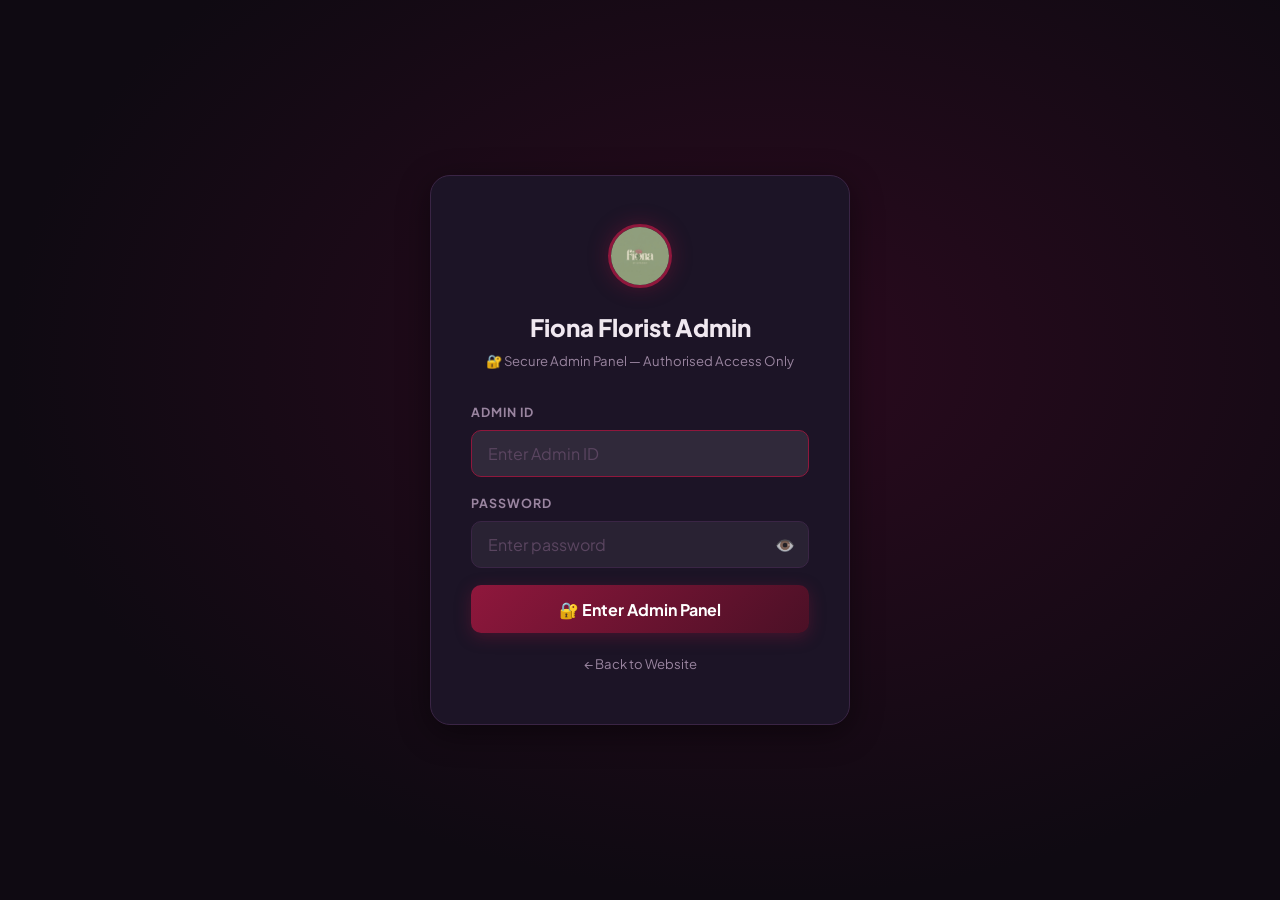
<file: admin.html>
<!DOCTYPE html>
<html lang="en">
<head>
  <meta charset="UTF-8">
  <meta name="viewport" content="width=device-width, initial-scale=1.0">
  <title>Admin Panel — Fiona Florist</title>
  <meta name="robots" content="noindex, nofollow">
  <link rel="stylesheet" href="css/style.css">
  <link rel="icon" type="image/jpeg" href="assets/logo/logo.jpeg">
  <style>
    /* ==========================================
       ADMIN PANEL STYLES
       ========================================== */
    *, *::before, *::after { box-sizing: border-box; margin: 0; padding: 0; }

    :root {
      --adm-bg: #0f0a12;
      --adm-card: #1c1426;
      --adm-border: #3a2545;
      --adm-accent: #8F173C;
      --adm-accent2: #d4af37;
      --adm-text: #f0e8f0;
      --adm-muted: #9a85a0;
      --adm-success: #27ae60;
      --adm-danger: #e74c3c;
      --adm-warning: #f39c12;
      --adm-radius: 12px;
      --adm-shadow: 0 8px 32px rgba(0,0,0,0.45);
    }

    body { font-family: 'Plus Jakarta Sans', system-ui, sans-serif; background: var(--adm-bg); color: var(--adm-text); min-height: 100vh; }

    /* ---- LOGIN SCREEN ---- */
    #admin-login-screen {
      min-height: 100vh;
      display: flex;
      align-items: center;
      justify-content: center;
      background: radial-gradient(ellipse at 60% 40%, #2a0a1e 0%, #0f0a12 70%);
      padding: 2rem;
    }

    .admin-login-box {
      background: var(--adm-card);
      border: 1px solid var(--adm-border);
      border-radius: 20px;
      padding: 3rem 2.5rem;
      width: 100%;
      max-width: 420px;
      box-shadow: var(--adm-shadow);
      text-align: center;
    }

    .admin-login-logo {
      width: 64px;
      height: 64px;
      border-radius: 50%;
      object-fit: cover;
      margin: 0 auto 1.25rem;
      border: 3px solid var(--adm-accent);
      box-shadow: 0 0 20px rgba(143,23,60,0.4);
    }

    .admin-login-title {
      font-size: 1.5rem;
      font-weight: 800;
      color: var(--adm-text);
      margin-bottom: 0.25rem;
    }

    .admin-login-subtitle {
      font-size: 0.82rem;
      color: var(--adm-muted);
      margin-bottom: 2rem;
    }

    .admin-field-group {
      margin-bottom: 1.1rem;
      text-align: left;
    }

    .admin-field-label {
      display: block;
      font-size: 0.78rem;
      font-weight: 700;
      color: var(--adm-muted);
      text-transform: uppercase;
      letter-spacing: 1px;
      margin-bottom: 0.4rem;
    }

    .admin-input-wrap {
      position: relative;
    }

    .admin-input {
      width: 100%;
      padding: 0.75rem 1rem;
      background: rgba(255,255,255,0.06);
      border: 1.5px solid var(--adm-border);
      border-radius: 10px;
      color: var(--adm-text);
      font-size: 1rem;
      transition: border-color 0.2s;
    }

    .admin-input:focus {
      outline: none;
      border-color: var(--adm-accent);
      background: rgba(255,255,255,0.09);
    }

    .admin-input::placeholder { color: #5a4560; }

    #admin-pwd-toggle {
      position: absolute;
      right: 0.85rem;
      top: 50%;
      transform: translateY(-50%);
      background: none;
      border: none;
      cursor: pointer;
      font-size: 1rem;
      opacity: 0.7;
    }

    .admin-login-error {
      background: rgba(231,76,60,0.15);
      border: 1px solid var(--adm-danger);
      color: #ff8080;
      padding: 0.65rem 1rem;
      border-radius: 8px;
      font-size: 0.84rem;
      margin-bottom: 1rem;
      display: none;
    }

    .admin-login-btn {
      width: 100%;
      padding: 0.85rem;
      background: linear-gradient(135deg, var(--adm-accent), #4B1026);
      color: #fff;
      font-weight: 700;
      font-size: 1rem;
      border: none;
      border-radius: 10px;
      cursor: pointer;
      transition: transform 0.2s, box-shadow 0.2s;
      box-shadow: 0 4px 16px rgba(143,23,60,0.35);
    }

    .admin-login-btn:hover { transform: translateY(-2px); box-shadow: 0 8px 24px rgba(143,23,60,0.5); }
    .admin-login-btn:disabled { opacity: 0.6; cursor: not-allowed; transform: none; }

    .admin-back-link {
      display: inline-block;
      margin-top: 1.25rem;
      font-size: 0.82rem;
      color: var(--adm-muted);
      text-decoration: none;
    }
    .admin-back-link:hover { color: var(--adm-text); }

    /* ---- DASHBOARD ---- */
    #admin-dashboard { display: none; min-height: 100vh; }

    .admin-topbar {
      display: flex;
      align-items: center;
      justify-content: space-between;
      padding: 1rem 2rem;
      background: var(--adm-card);
      border-bottom: 1px solid var(--adm-border);
      position: sticky;
      top: 0;
      z-index: 100;
    }

    .admin-topbar-brand {
      display: flex;
      align-items: center;
      gap: 0.75rem;
    }

    .admin-topbar-logo {
      width: 38px;
      height: 38px;
      border-radius: 50%;
      object-fit: cover;
      border: 2px solid var(--adm-accent);
    }

    .admin-topbar-title {
      font-size: 1rem;
      font-weight: 800;
      color: var(--adm-text);
    }

    .admin-topbar-subtitle {
      font-size: 0.7rem;
      color: var(--adm-accent);
      font-weight: 600;
      letter-spacing: 1px;
      text-transform: uppercase;
    }

    .admin-logout-btn {
      display: flex;
      align-items: center;
      gap: 0.4rem;
      padding: 0.5rem 1rem;
      background: rgba(231,76,60,0.12);
      border: 1px solid rgba(231,76,60,0.3);
      color: #ff8080;
      border-radius: 8px;
      font-size: 0.82rem;
      font-weight: 600;
      cursor: pointer;
      transition: all 0.2s;
    }

    .admin-logout-btn:hover { background: rgba(231,76,60,0.25); }

    .admin-layout {
      display: grid;
      grid-template-columns: 220px 1fr;
      min-height: calc(100vh - 65px);
    }

    .admin-sidebar {
      background: var(--adm-card);
      border-right: 1px solid var(--adm-border);
      padding: 1.5rem 1rem;
      display: flex;
      flex-direction: column;
      gap: 0.35rem;
    }

    .admin-sidebar-label {
      font-size: 0.68rem;
      color: var(--adm-muted);
      text-transform: uppercase;
      letter-spacing: 1.5px;
      font-weight: 700;
      padding: 0.5rem 0.75rem;
      margin-top: 0.5rem;
    }

    .admin-tab-btn {
      display: flex;
      align-items: center;
      gap: 0.65rem;
      padding: 0.7rem 1rem;
      border-radius: 10px;
      font-size: 0.88rem;
      font-weight: 600;
      color: var(--adm-muted);
      cursor: pointer;
      border: none;
      background: none;
      width: 100%;
      text-align: left;
      transition: all 0.2s;
    }

    .admin-tab-btn:hover { background: rgba(255,255,255,0.05); color: var(--adm-text); }
    .admin-tab-btn.active { background: rgba(143,23,60,0.18); color: var(--adm-accent); border-left: 3px solid var(--adm-accent); }

    .admin-tab-btn .tab-icon { font-size: 1.1rem; }

    .admin-main {
      padding: 2rem;
      overflow-y: auto;
    }

    .admin-tab-panel { display: none; }
    .admin-tab-panel.active { display: block; animation: fadeIn 0.2s ease; }

    @keyframes fadeIn { from { opacity: 0; transform: translateY(6px); } to { opacity: 1; transform: translateY(0); } }

    .admin-panel-header {
      display: flex;
      align-items: center;
      justify-content: space-between;
      margin-bottom: 1.5rem;
      flex-wrap: wrap;
      gap: 1rem;
    }

    .admin-panel-title {
      font-size: 1.35rem;
      font-weight: 800;
      color: var(--adm-text);
    }

    .admin-panel-desc {
      font-size: 0.82rem;
      color: var(--adm-muted);
      margin-top: 0.2rem;
    }

    .admin-action-row {
      display: flex;
      gap: 0.75rem;
      flex-wrap: wrap;
    }

    .btn-admin-primary {
      display: inline-flex;
      align-items: center;
      gap: 0.4rem;
      padding: 0.6rem 1.25rem;
      background: linear-gradient(135deg, var(--adm-accent), #6e1130);
      color: #fff;
      font-weight: 700;
      font-size: 0.88rem;
      border: none;
      border-radius: 8px;
      cursor: pointer;
      transition: transform 0.15s, box-shadow 0.15s;
    }

    .btn-admin-primary:hover { transform: translateY(-1px); box-shadow: 0 4px 16px rgba(143,23,60,0.4); }

    .btn-admin-secondary {
      display: inline-flex;
      align-items: center;
      gap: 0.4rem;
      padding: 0.6rem 1.25rem;
      background: rgba(255,255,255,0.06);
      color: var(--adm-muted);
      font-weight: 600;
      font-size: 0.88rem;
      border: 1px solid var(--adm-border);
      border-radius: 8px;
      cursor: pointer;
      transition: all 0.15s;
    }

    .btn-admin-secondary:hover { background: rgba(255,255,255,0.1); color: var(--adm-text); }

    .btn-admin-danger {
      display: inline-flex;
      align-items: center;
      gap: 0.4rem;
      padding: 0.6rem 1.25rem;
      background: rgba(231,76,60,0.12);
      color: #ff8080;
      font-weight: 600;
      font-size: 0.88rem;
      border: 1px solid rgba(231,76,60,0.25);
      border-radius: 8px;
      cursor: pointer;
      transition: all 0.15s;
    }

    .btn-admin-danger:hover { background: rgba(231,76,60,0.22); }

    /* ---- PRODUCT GRID ---- */
    #admin-products-grid {
      display: grid;
      grid-template-columns: repeat(auto-fill, minmax(280px, 1fr));
      gap: 1.25rem;
    }

    .admin-product-card {
      background: var(--adm-card);
      border: 1px solid var(--adm-border);
      border-radius: var(--adm-radius);
      overflow: hidden;
      transition: transform 0.2s, box-shadow 0.2s;
    }

    .admin-product-card:hover { transform: translateY(-3px); box-shadow: var(--adm-shadow); }

    .admin-product-thumb {
      position: relative;
      height: 160px;
      overflow: hidden;
      background: #120a18;
    }

    .admin-product-img {
      width: 100%;
      height: 100%;
      object-fit: cover;
      display: block;
    }

    .admin-badge-pill {
      position: absolute;
      top: 0.5rem;
      left: 0.5rem;
      background: var(--adm-accent);
      color: #fff;
      font-size: 0.65rem;
      font-weight: 700;
      padding: 0.2rem 0.55rem;
      border-radius: 999px;
      text-transform: uppercase;
      letter-spacing: 0.5px;
    }

    .admin-product-info {
      padding: 0.9rem 1rem;
    }

    .admin-product-info h4 {
      font-size: 0.95rem;
      font-weight: 700;
      color: var(--adm-text);
      margin-bottom: 0.25rem;
    }

    .admin-tag {
      display: inline-block;
      font-size: 0.68rem;
      color: var(--adm-accent);
      background: rgba(143,23,60,0.15);
      padding: 0.15rem 0.55rem;
      border-radius: 999px;
      font-weight: 700;
      text-transform: uppercase;
      margin-bottom: 0.5rem;
      letter-spacing: 0.5px;
    }

    .admin-price-row {
      display: flex;
      gap: 0.5rem;
      flex-wrap: wrap;
      font-size: 0.75rem;
      color: var(--adm-accent2);
      font-weight: 600;
      margin-bottom: 0.4rem;
    }

    .admin-desc-preview {
      font-size: 0.75rem;
      color: var(--adm-muted);
      line-height: 1.5;
    }

    .admin-product-actions {
      display: flex;
      border-top: 1px solid var(--adm-border);
    }

    .admin-btn-edit, .admin-btn-delete {
      flex: 1;
      padding: 0.6rem;
      font-size: 0.8rem;
      font-weight: 700;
      cursor: pointer;
      border: none;
      background: none;
      transition: background 0.15s;
    }

    .admin-btn-edit { color: #74b9ff; border-right: 1px solid var(--adm-border); }
    .admin-btn-edit:hover { background: rgba(116,185,255,0.08); }
    .admin-btn-delete { color: #ff8080; }
    .admin-btn-delete:hover { background: rgba(231,76,60,0.1); }

    .admin-empty-state {
      text-align: center;
      padding: 3rem 1rem;
      color: var(--adm-muted);
      font-size: 0.9rem;
      grid-column: 1 / -1;
    }

    /* ---- MODALS ---- */
    .admin-modal-overlay {
      position: fixed;
      inset: 0;
      background: rgba(0,0,0,0.75);
      backdrop-filter: blur(6px);
      z-index: 1000;
      display: flex;
      align-items: flex-start;
      justify-content: center;
      padding: 2rem 1rem;
      overflow-y: auto;
      opacity: 0;
      pointer-events: none;
      transition: opacity 0.25s;
    }

    .admin-modal-overlay.open { opacity: 1; pointer-events: auto; }

    .admin-modal-card {
      background: var(--adm-card);
      border: 1px solid var(--adm-border);
      border-radius: 18px;
      padding: 2rem;
      width: 100%;
      max-width: 660px;
      box-shadow: 0 24px 64px rgba(0,0,0,0.7);
      transform: translateY(-12px);
      transition: transform 0.25s;
      margin: auto;
      position: relative;
    }

    .admin-modal-overlay.open .admin-modal-card { transform: translateY(0); }

    .admin-modal-title {
      font-size: 1.15rem;
      font-weight: 800;
      color: var(--adm-text);
      margin-bottom: 1.5rem;
      padding-right: 2rem;
    }

    .admin-modal-close {
      position: absolute;
      top: 1.25rem;
      right: 1.25rem;
      background: rgba(255,255,255,0.06);
      border: 1px solid var(--adm-border);
      color: var(--adm-muted);
      width: 34px;
      height: 34px;
      border-radius: 50%;
      font-size: 1.2rem;
      cursor: pointer;
      display: flex;
      align-items: center;
      justify-content: center;
      transition: all 0.15s;
    }

    .admin-modal-close:hover { background: rgba(231,76,60,0.15); color: #ff8080; }

    /* ---- FORM STYLES ---- */
    .admin-form-grid {
      display: grid;
      grid-template-columns: 1fr 1fr;
      gap: 1rem;
    }

    .admin-form-group {
      margin-bottom: 1rem;
    }

    .admin-form-group.full-width {
      grid-column: 1 / -1;
    }

    .admin-form-label {
      display: block;
      font-size: 0.75rem;
      font-weight: 700;
      color: var(--adm-muted);
      text-transform: uppercase;
      letter-spacing: 0.8px;
      margin-bottom: 0.4rem;
    }

    .admin-form-label .req { color: var(--adm-accent); }

    .admin-form-input, .admin-form-select, .admin-form-textarea {
      width: 100%;
      padding: 0.65rem 0.9rem;
      background: rgba(255,255,255,0.05);
      border: 1.5px solid var(--adm-border);
      border-radius: 8px;
      color: var(--adm-text);
      font-size: 0.9rem;
      transition: border-color 0.2s;
      font-family: inherit;
    }

    .admin-form-input:focus,
    .admin-form-select:focus,
    .admin-form-textarea:focus {
      outline: none;
      border-color: var(--adm-accent);
      background: rgba(255,255,255,0.08);
    }

    .admin-form-select option { background: #1c1426; }
    .admin-form-textarea { resize: vertical; min-height: 80px; }

    .admin-price-group {
      display: grid;
      grid-template-columns: 1fr 1fr 1fr;
      gap: 0.75rem;
    }

    .admin-section-divider {
      border: none;
      border-top: 1px solid var(--adm-border);
      margin: 1.25rem 0;
    }

    .admin-section-subtitle {
      font-size: 0.75rem;
      font-weight: 700;
      text-transform: uppercase;
      letter-spacing: 1px;
      color: var(--adm-accent2);
      margin-bottom: 0.75rem;
    }

    .admin-media-preview {
      width: 100%;
      max-height: 160px;
      border-radius: 8px;
      object-fit: cover;
      margin-top: 0.5rem;
      display: none;
      border: 1px solid var(--adm-border);
    }

    .admin-media-hint {
      font-size: 0.72rem;
      color: var(--adm-muted);
      margin-top: 0.3rem;
    }

    .admin-current-media {
      font-size: 0.72rem;
      color: var(--adm-accent2);
      margin-top: 0.3rem;
    }

    .admin-form-actions {
      display: flex;
      justify-content: flex-end;
      gap: 0.75rem;
      margin-top: 1.5rem;
    }

    /* ---- SECTIONS LIST ---- */
    #admin-sections-list {
      display: flex;
      flex-direction: column;
      gap: 1rem;
    }

    .admin-section-card {
      background: var(--adm-card);
      border: 1px solid var(--adm-border);
      border-radius: var(--adm-radius);
      padding: 1rem 1.25rem;
      display: flex;
      align-items: flex-start;
      justify-content: space-between;
      gap: 1rem;
    }

    .admin-section-info h4 { font-size: 0.95rem; font-weight: 700; margin-bottom: 0.3rem; }
    .admin-section-info p { font-size: 0.78rem; color: var(--adm-muted); margin-top: 0.4rem; }

    /* ---- CATEGORIES LIST ---- */
    .admin-cats-layout {
      display: grid;
      grid-template-columns: 1fr 1.3fr;
      gap: 1.5rem;
      align-items: start;
    }
    @media (max-width: 900px) {
      .admin-cats-layout { grid-template-columns: 1fr; }
    }
    .admin-cat-card {
      background: var(--adm-card);
      border: 1px solid var(--adm-border);
      border-radius: var(--adm-radius);
      padding: 0.9rem 1.15rem;
      display: flex;
      align-items: center;
      justify-content: space-between;
      gap: 1rem;
      transition: border-color 0.2s;
    }
    .admin-cat-card:hover {
      border-color: rgba(143,23,60,0.5);
    }
    .admin-cat-main {
      display: flex;
      align-items: center;
      gap: 0.75rem;
    }
    .admin-cat-icon {
      font-size: 1.4rem;
      width: 38px;
      height: 38px;
      display: flex;
      align-items: center;
      justify-content: center;
      background: rgba(255,255,255,0.04);
      border-radius: 8px;
      border: 1px solid var(--adm-border);
      flex-shrink: 0;
    }
    .admin-cat-details h4 {
      font-size: 0.92rem;
      font-weight: 700;
      color: var(--adm-text);
      display: flex;
      align-items: center;
      gap: 0.5rem;
      margin-bottom: 0.15rem;
    }
    .admin-cat-slug {
      font-size: 0.75rem;
      color: var(--adm-muted);
      font-family: monospace;
    }
    .admin-cat-meta {
      display: flex;
      align-items: center;
      gap: 0.6rem;
    }
    .admin-cat-count {
      font-size: 0.72rem;
      padding: 0.2rem 0.6rem;
      border-radius: 999px;
      background: rgba(212,175,55,0.12);
      color: var(--adm-accent2);
      font-weight: 600;
      white-space: nowrap;
    }
    .admin-badge-default {
      font-size: 0.65rem;
      padding: 0.15rem 0.5rem;
      border-radius: 4px;
      background: rgba(255,255,255,0.07);
      color: var(--adm-muted);
      text-transform: uppercase;
      letter-spacing: 0.5px;
      white-space: nowrap;
    }

    /* ---- HERO / ANNOUNCEMENT EDITOR ---- */
    .admin-edit-card {
      background: var(--adm-card);
      border: 1px solid var(--adm-border);
      border-radius: var(--adm-radius);
      padding: 1.5rem;
      max-width: 700px;
    }

    /* ---- TOAST ---- */
    .admin-toast-wrap {
      position: fixed;
      bottom: 2rem;
      right: 2rem;
      z-index: 9999;
      display: flex;
      flex-direction: column;
      gap: 0.6rem;
    }

    .admin-toast {
      display: flex;
      align-items: center;
      gap: 0.6rem;
      padding: 0.75rem 1.25rem;
      border-radius: 10px;
      font-size: 0.88rem;
      font-weight: 600;
      color: #fff;
      box-shadow: 0 8px 24px rgba(0,0,0,0.4);
      opacity: 0;
      transform: translateX(30px);
      transition: all 0.35s cubic-bezier(0.16, 1, 0.3, 1);
      max-width: 340px;
    }

    .admin-toast.show { opacity: 1; transform: translateX(0); }
    .admin-toast-success { background: #1a3a28; border: 1px solid #27ae60; }
    .admin-toast-error { background: #3a1a1a; border: 1px solid #e74c3c; }
    .admin-toast-warning { background: #3a2a10; border: 1px solid #f39c12; }

    /* ---- COLOR INPUTS ---- */
    .admin-color-row { display: flex; align-items: center; gap: 0.75rem; }
    .admin-color-input { width: 44px; height: 34px; border-radius: 6px; border: 1px solid var(--adm-border); padding: 2px; background: none; cursor: pointer; }

    /* ---- STATS DASHBOARD ---- */
    .admin-stats-row {
      display: grid;
      grid-template-columns: repeat(auto-fill, minmax(180px, 1fr));
      gap: 1rem;
      margin-bottom: 2rem;
    }

    .admin-stat-card {
      background: var(--adm-card);
      border: 1px solid var(--adm-border);
      border-radius: var(--adm-radius);
      padding: 1.25rem;
      text-align: center;
    }

    .admin-stat-num {
      font-size: 2rem;
      font-weight: 900;
      color: var(--adm-accent2);
    }

    .admin-stat-label {
      font-size: 0.78rem;
      color: var(--adm-muted);
      font-weight: 600;
      text-transform: uppercase;
      letter-spacing: 0.5px;
      margin-top: 0.25rem;
    }

    .admin-info-banner {
      background: rgba(212,175,55,0.08);
      border: 1px solid rgba(212,175,55,0.25);
      border-radius: 10px;
      padding: 0.9rem 1.25rem;
      font-size: 0.82rem;
      color: #d4af37;
      margin-bottom: 1.5rem;
      display: flex;
      align-items: flex-start;
      gap: 0.6rem;
    }

    /* Responsive */
    @media (max-width: 768px) {
      .admin-layout { grid-template-columns: 1fr; }
      .admin-sidebar { flex-direction: row; overflow-x: auto; padding: 0.75rem; border-right: none; border-bottom: 1px solid var(--adm-border); gap: 0.25rem; }
      .admin-sidebar-label { display: none; }
      .admin-tab-btn { padding: 0.5rem 0.75rem; font-size: 0.78rem; white-space: nowrap; }
      .admin-form-grid { grid-template-columns: 1fr; }
      .admin-price-group { grid-template-columns: 1fr 1fr; }
      .admin-form-group.full-width { grid-column: 1; }
      .admin-topbar { padding: 0.75rem 1rem; }
      .admin-main { padding: 1.25rem; }
    }
  </style>
</head>
<body>
<div id="admin-root">

  <!-- ===================== LOGIN SCREEN ===================== -->
  <div id="admin-login-screen">
    <div class="admin-login-box">
      <img src="assets/logo/logo.jpeg" alt="Fiona Florist" class="admin-login-logo">
      <h1 class="admin-login-title">Fiona Florist Admin</h1>
      <p class="admin-login-subtitle">🔐 Secure Admin Panel — Authorised Access Only</p>

      <div id="admin-login-error" class="admin-login-error"></div>

      <form id="admin-login-form" autocomplete="off" novalidate>
        <div class="admin-field-group">
          <label class="admin-field-label" for="admin-login-id">Admin ID</label>
          <input
            type="text"
            id="admin-login-id"
            class="admin-input"
            placeholder="Enter Admin ID"
            autocomplete="off"
            spellcheck="false"
            required
          >
        </div>

        <div class="admin-field-group">
          <label class="admin-field-label" for="admin-login-pwd">Password</label>
          <div class="admin-input-wrap">
            <input
              type="password"
              id="admin-login-pwd"
              class="admin-input"
              placeholder="Enter password"
              autocomplete="off"
              required
            >
            <button type="button" id="admin-pwd-toggle" aria-label="Show/hide password">👁️</button>
          </div>
        </div>

        <button type="submit" id="admin-login-btn" class="admin-login-btn">🔐 Enter Admin Panel</button>
      </form>

      <a href="index.html" class="admin-back-link">← Back to Website</a>
    </div>
  </div>

  <!-- ===================== DASHBOARD ===================== -->
  <div id="admin-dashboard">

    <!-- Top Bar -->
    <div class="admin-topbar">
      <div class="admin-topbar-brand">
        <img src="assets/logo/logo.jpeg" alt="Fiona Florist" class="admin-topbar-logo">
        <div>
          <div class="admin-topbar-title">Fiona Florist Admin</div>
          <div class="admin-topbar-subtitle">🌸 Control Panel</div>
        </div>
      </div>
      <div style="display:flex;gap:0.75rem;align-items:center;">
        <a href="index.html" target="_blank" style="font-size:0.8rem;color:var(--adm-muted);text-decoration:none;">🌐 View Website</a>
        <button type="button" id="admin-logout-btn" class="admin-logout-btn">🚪 Logout</button>
      </div>
    </div>

    <!-- Layout: Sidebar + Main -->
    <div class="admin-layout">

      <!-- Sidebar -->
      <aside class="admin-sidebar">
        <span class="admin-sidebar-label">Manage</span>
        <button class="admin-tab-btn active" data-admintab="products">
          <span class="tab-icon">🌸</span> Products
        </button>
        <button class="admin-tab-btn" data-admintab="categories">
          <span class="tab-icon">🏷️</span> Categories
        </button>
        <button class="admin-tab-btn" data-admintab="sections">
          <span class="tab-icon">📋</span> Sections
        </button>
        <span class="admin-sidebar-label">Content</span>
        <button class="admin-tab-btn" data-admintab="hero">
          <span class="tab-icon">🎨</span> Hero Banner
        </button>
        <button class="admin-tab-btn" data-admintab="announcements">
          <span class="tab-icon">📢</span> Announcements
        </button>
        <span class="admin-sidebar-label">System</span>
        <button class="admin-tab-btn" data-admintab="settings">
          <span class="tab-icon">⚙️</span> Settings
        </button>
      </aside>

      <!-- Main Content -->
      <main class="admin-main">

        <!-- ========== PRODUCTS TAB ========== -->
        <div class="admin-tab-panel active" id="admin-panel-products">
          <div class="admin-panel-header">
            <div>
              <h2 class="admin-panel-title">🌸 Product Catalog</h2>
              <p class="admin-panel-desc">Add, edit or delete products. Changes apply to the shop immediately.</p>
            </div>
            <div class="admin-action-row">
              <button type="button" class="btn-admin-primary" onclick="openAddProductModal()">➕ Add Product</button>
              <button type="button" id="admin-reset-products-btn" class="btn-admin-danger">↩️ Reset to Defaults</button>
            </div>
          </div>

          <div class="admin-info-banner">
            ℹ️ Products are stored in your browser's local storage and automatically appear on the shop & homepage. Images and videos you upload are encoded and stored locally.
          </div>

          <div id="admin-products-grid">
            <div class="admin-empty-state">Loading products…</div>
          </div>
        </div>

        <!-- ========== CATEGORIES TAB ========== -->
        <div class="admin-tab-panel" id="admin-panel-categories">
          <div class="admin-panel-header">
            <div>
              <h2 class="admin-panel-title">🏷️ Product Categories</h2>
              <p class="admin-panel-desc">Add new categories or manage existing ones. New categories appear in product forms and on website shop filter tabs.</p>
            </div>
          </div>

          <div class="admin-info-banner">
            ℹ️ When you add a new category here, it immediately becomes available in the Product form and gets added as a filter button on the Shop and Home pages.
          </div>

          <div class="admin-cats-layout">
            <!-- Add Category Card -->
            <div class="admin-edit-card" style="width:100%; max-width:none;">
              <h3 style="font-size:1.05rem; font-weight:700; margin-bottom:1rem; color:var(--adm-text);">➕ Add New Category</h3>
              <form id="category-form">
                <div class="admin-form-group">
                  <label class="admin-form-label">Category Name <span class="req">*</span></label>
                  <input type="text" id="cf-name" class="admin-form-input" placeholder="e.g. Tulips, Gift Hampers, Combos" required>
                </div>
                <div class="admin-form-group">
                  <label class="admin-form-label">Icon / Emoji (optional)</label>
                  <input type="text" id="cf-icon" class="admin-form-input" placeholder="e.g. 🌷, 🎁, 💐, 🎀" style="max-width:140px;">
                </div>
                <div class="admin-form-group">
                  <label class="admin-form-label">Category Slug / ID <span class="req">*</span></label>
                  <input type="text" id="cf-slug" class="admin-form-input" placeholder="e.g. tulips" required>
                  <small style="color:var(--adm-muted); font-size:0.75rem; margin-top:0.35rem; display:block;">Used in filters & URLs (letters, numbers and hyphens only)</small>
                </div>
                <div class="admin-form-actions" style="margin-top:1.25rem;">
                  <button type="submit" id="cf-submit-btn" class="btn-admin-primary">➕ Create Category</button>
                </div>
              </form>
            </div>

            <!-- Existing Categories List -->
            <div>
              <h3 style="font-size:1.05rem; font-weight:700; margin-bottom:1rem; color:var(--adm-text);">
                📋 Store Categories (<span id="cat-count">0</span>)
              </h3>
              <div id="admin-categories-list" style="display:flex; flex-direction:column; gap:0.75rem;">
                <!-- Rendered by JS -->
              </div>
            </div>
          </div>
        </div>

        <!-- ========== SECTIONS TAB ========== -->
        <div class="admin-tab-panel" id="admin-panel-sections">
          <div class="admin-panel-header">
            <div>
              <h2 class="admin-panel-title">📋 Custom Sections</h2>
              <p class="admin-panel-desc">Add promotional banners, info blocks, or media showcases to the website.</p>
            </div>
            <button type="button" class="btn-admin-primary" onclick="openSectionModal()">➕ Add Section</button>
          </div>

          <div class="admin-info-banner">
            ℹ️ Custom sections appear at the bottom of the homepage above the footer. Each section can have a title, content, background colour, and an optional button link.
          </div>

          <div id="admin-sections-list">
            <div class="admin-empty-state">Loading…</div>
          </div>
        </div>

        <!-- ========== HERO TAB ========== -->
        <div class="admin-tab-panel" id="admin-panel-hero">
          <div class="admin-panel-header">
            <div>
              <h2 class="admin-panel-title">🎨 Hero Banner</h2>
              <p class="admin-panel-desc">Edit the main hero section headline, subheading and call-to-action buttons.</p>
            </div>
          </div>

          <div class="admin-edit-card">
            <form id="hero-form">
              <div class="admin-form-group">
                <label class="admin-form-label">Headline Text</label>
                <input type="text" id="he-heading" class="admin-form-input" placeholder="e.g. Flowers That Never Fade">
              </div>
              <div class="admin-form-group">
                <label class="admin-form-label">Sub-Heading / Badge</label>
                <input type="text" id="he-badge" class="admin-form-input" placeholder="e.g. 🌸 Handcrafted in Maharashtra">
              </div>
              <div class="admin-form-group">
                <label class="admin-form-label">Description Text</label>
                <textarea id="he-subheading" class="admin-form-textarea" rows="3" placeholder="Hero description paragraph…"></textarea>
              </div>
              <hr class="admin-section-divider">
              <p class="admin-section-subtitle">Primary Button</p>
              <div class="admin-form-grid">
                <div class="admin-form-group">
                  <label class="admin-form-label">Button Label</label>
                  <input type="text" id="he-btn1-text" class="admin-form-input" placeholder="e.g. Shop Now">
                </div>
                <div class="admin-form-group">
                  <label class="admin-form-label">Button Link</label>
                  <input type="text" id="he-btn1-link" class="admin-form-input" placeholder="e.g. shop.html">
                </div>
              </div>
              <p class="admin-section-subtitle">Secondary Button</p>
              <div class="admin-form-grid">
                <div class="admin-form-group">
                  <label class="admin-form-label">Button Label</label>
                  <input type="text" id="he-btn2-text" class="admin-form-input" placeholder="e.g. Custom Orders">
                </div>
                <div class="admin-form-group">
                  <label class="admin-form-label">Button Link</label>
                  <input type="text" id="he-btn2-link" class="admin-form-input" placeholder="e.g. custom-order.html">
                </div>
              </div>
              <div class="admin-form-actions">
                <button type="submit" class="btn-admin-primary">💾 Save Hero Changes</button>
              </div>
            </form>
          </div>
        </div>

        <!-- ========== ANNOUNCEMENTS TAB ========== -->
        <div class="admin-tab-panel" id="admin-panel-announcements">
          <div class="admin-panel-header">
            <div>
              <h2 class="admin-panel-title">📢 Announcement Bar</h2>
              <p class="admin-panel-desc">Edit the top scrolling announcement bar across all pages.</p>
            </div>
          </div>

          <div class="admin-edit-card">
            <form id="announcement-form">
              <div class="admin-form-group">
                <label class="admin-form-label">Announcement 1</label>
                <input type="text" id="ann-text1" class="admin-form-input" placeholder="e.g. 🌸 Handmade with love in Maharashtra">
              </div>
              <div class="admin-form-group">
                <label class="admin-form-label">Announcement 2</label>
                <input type="text" id="ann-text2" class="admin-form-input" placeholder="e.g. Flowers That Never Fade">
              </div>
              <div class="admin-form-group">
                <label class="admin-form-label">Announcement 3</label>
                <input type="text" id="ann-text3" class="admin-form-input" placeholder="e.g. Ships across all Maharashtra PIN codes">
              </div>
              <div class="admin-form-actions">
                <button type="submit" class="btn-admin-primary">💾 Save Announcements</button>
              </div>
            </form>
          </div>
        </div>

        <!-- ========== SETTINGS TAB ========== -->
        <div class="admin-tab-panel" id="admin-panel-settings">
          <div class="admin-panel-header">
            <div>
              <h2 class="admin-panel-title">⚙️ Admin Settings</h2>
              <p class="admin-panel-desc">Overview and system management.</p>
            </div>
          </div>

          <div class="admin-stats-row" id="admin-stats-row">
            <!-- Filled by JS -->
          </div>

          <div class="admin-edit-card" style="max-width:500px;">
            <p class="admin-section-subtitle">⚠️ Danger Zone</p>
            <p style="font-size:0.82rem;color:var(--adm-muted);margin-bottom:1.25rem;">These actions permanently clear stored data. Use with caution.</p>
            <div style="display:flex;flex-direction:column;gap:0.75rem;">
              <button type="button" class="btn-admin-danger" onclick="if(confirm('Clear all custom sections?')){saveCustomSections([]);renderCustomSections();adminToast('Sections cleared.','error');}">🗑️ Clear All Custom Sections</button>
              <button type="button" class="btn-admin-danger" onclick="if(confirm('Reset categories to default?')){localStorage.removeItem('fiona_admin_categories_v1');renderAdminCategories();populateCategorySelect();adminToast('Categories reset to defaults.','error');}">🗑️ Reset Categories to Default</button>
              <button type="button" class="btn-admin-danger" onclick="if(confirm('Reset hero to defaults?')){localStorage.removeItem('fiona_admin_hero_v1');adminToast('Hero reset.','error');}">🗑️ Reset Hero to Default</button>
              <button type="button" class="btn-admin-danger" onclick="if(confirm('Clear announcements?')){localStorage.removeItem('fiona_admin_announcements_v1');adminToast('Announcements cleared.','error');}">🗑️ Clear Announcements</button>
            </div>
          </div>
        </div>

      </main>
    </div><!-- .admin-layout -->

  </div><!-- #admin-dashboard -->

  <!-- ========== PRODUCT MODAL ========== -->
  <div id="admin-product-modal" class="admin-modal-overlay" role="dialog" aria-modal="true">
    <div class="admin-modal-card">
      <button type="button" class="admin-modal-close" onclick="closeProductModal()">&times;</button>
      <h3 class="admin-modal-title" id="product-modal-title">➕ Add New Product</h3>

      <form id="product-form" novalidate>
        <input type="hidden" id="pf-product-id">

        <div class="admin-form-grid">
          <div class="admin-form-group full-width">
            <label class="admin-form-label">Product Name <span class="req">*</span></label>
            <input type="text" id="pf-name" class="admin-form-input" placeholder="e.g. Velvet Rose Bouquet" required>
          </div>

          <div class="admin-form-group">
            <div style="display:flex; justify-content:space-between; align-items:center; margin-bottom:0.4rem;">
              <label class="admin-form-label" style="margin-bottom:0;">Category <span class="req">*</span></label>
              <button type="button" onclick="quickAddCategoryPrompt()" style="background:none; border:none; color:var(--adm-accent2); font-size:0.75rem; cursor:pointer; font-weight:600; text-decoration:underline; padding:0;">+ New Category</button>
            </div>
            <select id="pf-category" class="admin-form-select">
              <!-- Populated dynamically -->
            </select>
          </div>

          <div class="admin-form-group">
            <label class="admin-form-label">Product Type <span class="req">*</span></label>
            <select id="pf-type" class="admin-form-select">
              <option value="bouquet">Bouquet</option>
              <option value="single">Single Stem</option>
              <option value="keychain">Keychain</option>
              <option value="accessory">Accessory</option>
            </select>
          </div>

          <div class="admin-form-group full-width">
            <label class="admin-form-label">Badge Label (optional)</label>
            <input type="text" id="pf-badge" class="admin-form-input" placeholder="e.g. Bestseller, New, Limited">
          </div>

          <div class="admin-form-group full-width">
            <label class="admin-form-label">Product Description <span class="req">*</span></label>
            <textarea id="pf-description" class="admin-form-textarea" rows="3" placeholder="Describe the product..."></textarea>
          </div>
        </div>

        <hr class="admin-section-divider">
        <p class="admin-section-subtitle">💰 Selling Prices (₹)</p>
        <div class="admin-price-group">
          <div class="admin-form-group">
            <label class="admin-form-label">Single <span class="req">*</span></label>
            <input type="number" id="pf-price-single" class="admin-form-input" min="1" placeholder="120">
          </div>
          <div class="admin-form-group">
            <label class="admin-form-label">Double</label>
            <input type="number" id="pf-price-double" class="admin-form-input" min="1" placeholder="230">
          </div>
          <div class="admin-form-group">
            <label class="admin-form-label">Triple</label>
            <input type="number" id="pf-price-triple" class="admin-form-input" min="1" placeholder="330">
          </div>
        </div>

        <p class="admin-section-subtitle" style="margin-top:0.5rem;">🏷️ Original / Crossed-Out Prices (₹)</p>
        <div class="admin-price-group">
          <div class="admin-form-group">
            <label class="admin-form-label">Single Original</label>
            <input type="number" id="pf-orig-single" class="admin-form-input" min="1" placeholder="150">
          </div>
          <div class="admin-form-group">
            <label class="admin-form-label">Double Original</label>
            <input type="number" id="pf-orig-double" class="admin-form-input" min="1" placeholder="280">
          </div>
          <div class="admin-form-group">
            <label class="admin-form-label">Triple Original</label>
            <input type="number" id="pf-orig-triple" class="admin-form-input" min="1" placeholder="400">
          </div>
        </div>

        <hr class="admin-section-divider">
        <p class="admin-section-subtitle">🖼️ Product Image</p>
        <div class="admin-form-group">
          <label class="admin-form-label">Upload Image (JPG, PNG, WebP)</label>
          <input type="file" id="pf-image" class="admin-form-input" accept="image/*">
          <p class="admin-media-hint">Recommended: square images, max 2MB.</p>
          <p class="admin-current-media" id="pf-current-media"></p>
          <img id="pf-img-preview" class="admin-media-preview" alt="Image preview">
        </div>

        <p class="admin-section-subtitle">🎬 Product Video (optional)</p>
        <div class="admin-form-group">
          <label class="admin-form-label">Upload Video (MP4, max ~8MB recommended)</label>
          <input type="file" id="pf-video" class="admin-form-input" accept="video/*">
          <p class="admin-media-hint">Video will auto-play (muted loop) on the product card if added.</p>
          <video id="pf-video-preview" class="admin-media-preview" muted loop playsinline></video>
        </div>

        <div class="admin-form-actions">
          <button type="button" class="btn-admin-secondary" onclick="closeProductModal()">Cancel</button>
          <button type="submit" id="pf-submit-btn" class="btn-admin-primary">💾 Save Product</button>
        </div>
      </form>
    </div>
  </div><!-- #admin-product-modal -->

  <!-- ========== SECTION MODAL ========== -->
  <div id="admin-section-modal" class="admin-modal-overlay" role="dialog" aria-modal="true">
    <div class="admin-modal-card">
      <button type="button" class="admin-modal-close" onclick="closeSectionModal()">&times;</button>
      <h3 class="admin-modal-title" id="section-modal-title">➕ Add New Section</h3>

      <form id="section-form" novalidate>
        <input type="hidden" id="section-edit-idx">

        <div class="admin-form-group">
          <label class="admin-form-label">Section Title <span class="req">*</span></label>
          <input type="text" id="sf-title" class="admin-form-input" placeholder="e.g. Summer Sale!">
        </div>

        <div class="admin-form-group">
          <label class="admin-form-label">Section Type</label>
          <select id="sf-type" class="admin-form-select">
            <option value="banner">🖼️ Banner / Promo</option>
            <option value="text">📝 Info / Text Block</option>
            <option value="media">🎬 Media Showcase</option>
          </select>
        </div>

        <div class="admin-form-group">
          <label class="admin-form-label">Content / Message</label>
          <textarea id="sf-content" class="admin-form-textarea" rows="3" placeholder="Enter the content text for this section…"></textarea>
        </div>

        <div class="admin-form-grid">
          <div class="admin-form-group">
            <label class="admin-form-label">Button Text (optional)</label>
            <input type="text" id="sf-btn-text" class="admin-form-input" placeholder="e.g. Shop Now">
          </div>
          <div class="admin-form-group">
            <label class="admin-form-label">Button Link</label>
            <input type="text" id="sf-btn-link" class="admin-form-input" placeholder="e.g. shop.html">
          </div>
        </div>

        <div class="admin-form-grid">
          <div class="admin-form-group">
            <label class="admin-form-label">Background Colour</label>
            <div class="admin-color-row">
              <input type="color" id="sf-bg-color" class="admin-color-input" value="#F9E5E8">
              <input type="text" class="admin-form-input" value="#F9E5E8" onchange="document.getElementById('sf-bg-color').value=this.value" style="flex:1;">
            </div>
          </div>
          <div class="admin-form-group">
            <label class="admin-form-label">Text Colour</label>
            <div class="admin-color-row">
              <input type="color" id="sf-text-color" class="admin-color-input" value="#4B1026">
              <input type="text" class="admin-form-input" value="#4B1026" onchange="document.getElementById('sf-text-color').value=this.value" style="flex:1;">
            </div>
          </div>
        </div>

        <div class="admin-form-group">
          <label class="admin-form-label">Section Image (optional)</label>
          <input type="file" id="sf-image" class="admin-form-input" accept="image/*">
          <img id="sf-img-preview" class="admin-media-preview" alt="Section image preview">
        </div>

        <div class="admin-form-actions">
          <button type="button" class="btn-admin-secondary" onclick="closeSectionModal()">Cancel</button>
          <button type="submit" class="btn-admin-primary">💾 Save Section</button>
        </div>
      </form>
    </div>
  </div><!-- #admin-section-modal -->

</div><!-- #admin-root -->

<!-- Close modals on ESC -->
<script>
  window.addEventListener("keydown", e => {
    if (e.key === "Escape") {
      closeProductModal && closeProductModal();
      closeSectionModal && closeSectionModal();
    }
  });
</script>

<!-- Scripts (order matters) -->
<script src="js/products.js"></script>
<script src="js/admin.js"></script>

<!-- Stats panel init -->
<script>
  document.addEventListener("DOMContentLoaded", () => {
    // Populate stats panel
    const statsRow = document.getElementById("admin-stats-row");
    if (statsRow) {
      function refreshStats() {
        const products = typeof syncProductsData === "function" ? syncProductsData() : [];
        const sections = typeof getCustomSections === "function" ? getCustomSections() : [];
        const users = (() => { try { return JSON.parse(localStorage.getItem("fiona_florist_users_v1") || "[]"); } catch(e){ return []; } })();
        const cart = (() => { try { return JSON.parse(localStorage.getItem("fiona_florist_cart_v1") || "[]"); } catch(e){ return []; } })();
        const categories = typeof getCategories === "function" ? getCategories() : [];
        statsRow.innerHTML = [
          { num: products.length, label: "Total Products" },
          { num: categories.length, label: "Categories" },
          { num: sections.length, label: "Custom Sections" },
          { num: users.length, label: "Registered Users" },
          { num: cart.reduce((s,i) => s + (i.quantity||1), 0), label: "Active Cart Items" },
        ].map(s => `<div class="admin-stat-card"><div class="admin-stat-num">${s.num}</div><div class="admin-stat-label">${s.label}</div></div>`).join("");
      }

      // Trigger on settings tab
      document.querySelectorAll('.admin-tab-btn').forEach(btn => {
        btn.addEventListener('click', () => {
          if (btn.getAttribute('data-admintab') === 'settings') refreshStats();
        });
      });
    }
  });
</script>

</body>
</html>
</file>
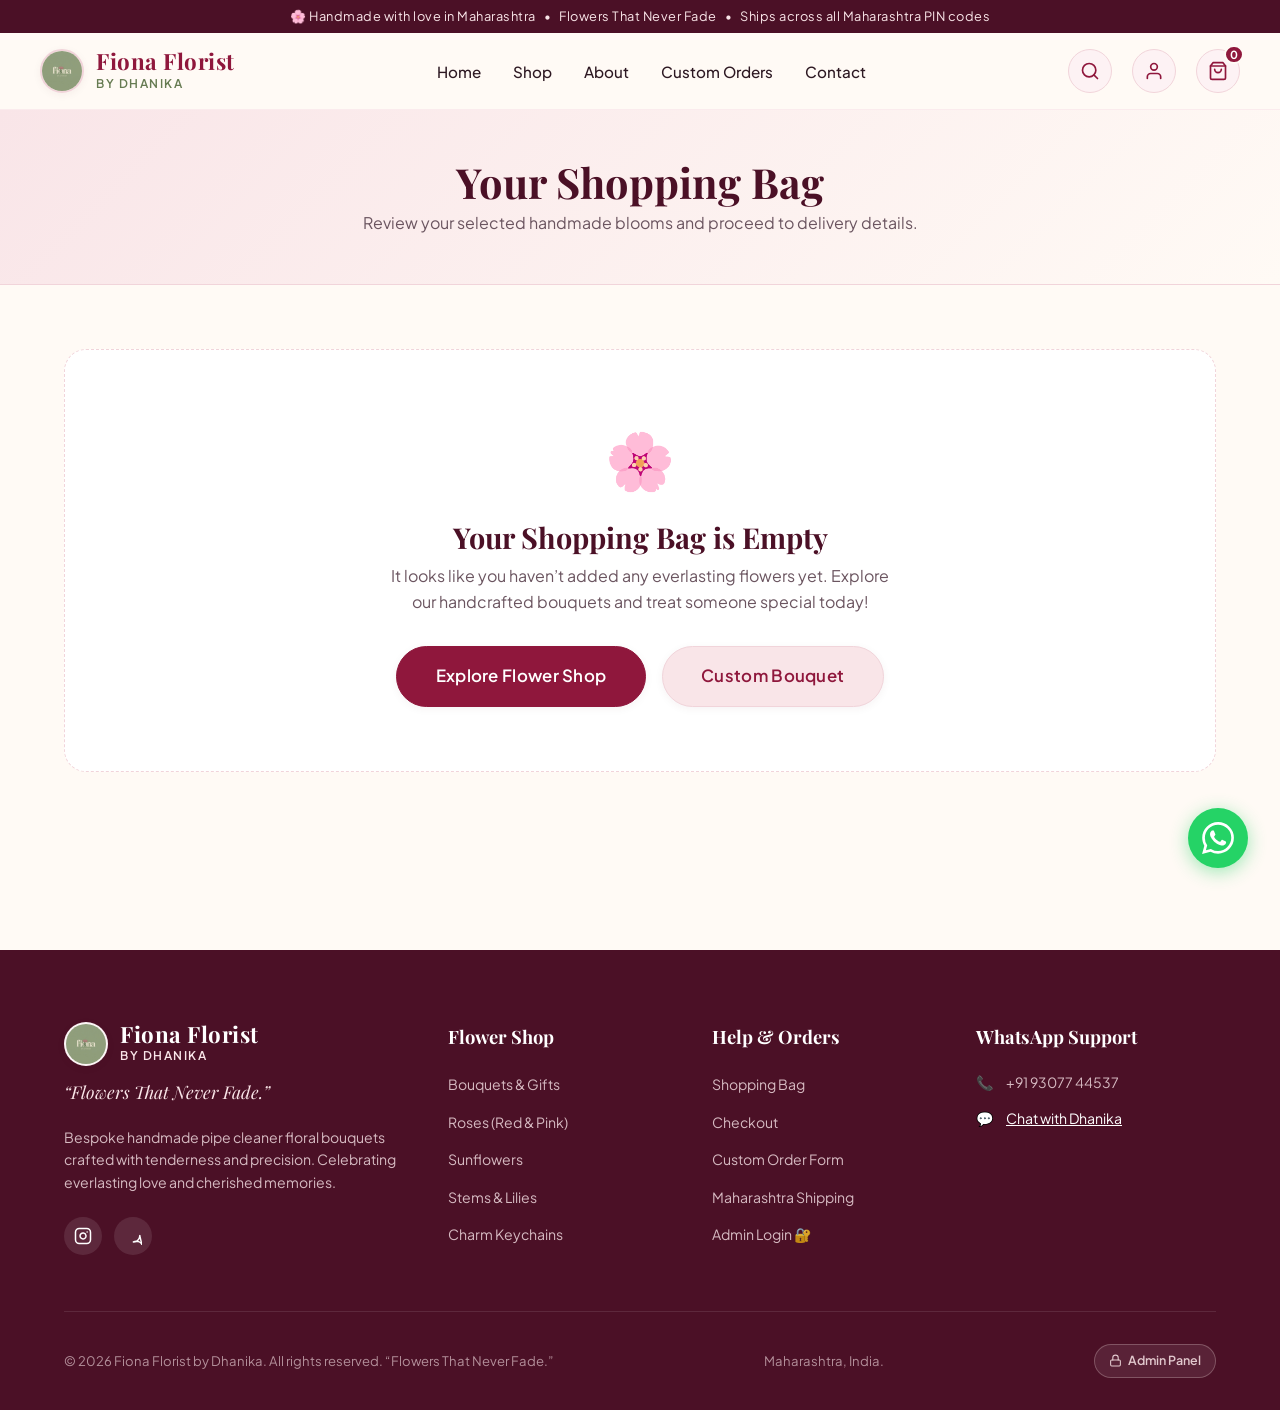
<file: cart.html>
<!DOCTYPE html>
<html lang="en">
<head>
  <meta charset="UTF-8">
  <meta name="viewport" content="width=device-width, initial-scale=1.0">
  <title>Your Shopping Bag — Fiona Florist by Dhanika</title>
  <meta name="description" content="View items in your shopping bag, manage quantities, and proceed to checkout for handmade everlasting pipe-cleaner flowers.">
  <link rel="stylesheet" href="css/style.css">
  <link rel="stylesheet" href="css/responsive.css">
  <link rel="icon" type="image/jpeg" href="assets/logo/logo.jpeg">
</head>
<body>

  <!-- Top Announcement Bar -->
  <div class="top-announcement">
    <span>🌸 Handmade with love in Maharashtra</span>
    <span>•</span>
    <span>Flowers That Never Fade</span>
    <span>•</span>
    <span>Ships across all Maharashtra PIN codes</span>
  </div>

  <!-- Navbar -->
  <header class="navbar-wrapper">
    <div class="container navbar">
      <a href="index.html" class="logo">
        <img src="assets/logo/logo.jpeg" alt="Fiona Florist by Dhanika Logo" class="logo-img">
        <div class="logo-text">
          <span class="brand-name">Fiona Florist</span>
          <span class="brand-by">by Dhanika</span>
        </div>
      </a>

      <!-- Desktop Nav Links -->
      <nav>
        <ul class="nav-links">
          <li><a href="index.html" class="nav-link">Home</a></li>
          <li><a href="shop.html" class="nav-link">Shop</a></li>
          <li><a href="about.html" class="nav-link">About</a></li>
          <li><a href="custom-order.html" class="nav-link">Custom Orders</a></li>
          <li><a href="contact.html" class="nav-link">Contact</a></li>
        </ul>
      </nav>

      <!-- Nav Actions -->
      <div class="nav-actions">
        <button type="button" class="icon-btn search-trigger-btn" aria-label="Search flowers">
          <svg width="20" height="20" viewBox="0 0 24 24" fill="none" stroke="currentColor" stroke-width="2" stroke-linecap="round" stroke-linejoin="round">
            <circle cx="11" cy="11" r="8"></circle>
            <line x1="21" y1="21" x2="16.65" y2="16.65"></line>
          </svg>
        </button>

        <button type="button" class="icon-btn auth-nav-btn" aria-label="Account Login or Profile" title="Account">
          <svg width="20" height="20" viewBox="0 0 24 24" fill="none" stroke="currentColor" stroke-width="2" stroke-linecap="round" stroke-linejoin="round">
            <path d="M20 21v-2a4 4 0 0 0-4-4H8a4 4 0 0 0-4 4v2"></path>
            <circle cx="12" cy="7" r="4"></circle>
          </svg>
          <span class="user-status-dot" style="display: none;"></span>
        </button>

        <a href="cart.html" class="icon-btn" aria-label="Shopping Cart">
          <svg width="20" height="20" viewBox="0 0 24 24" fill="none" stroke="currentColor" stroke-width="2" stroke-linecap="round" stroke-linejoin="round">
            <path d="M6 2L3 6v14a2 2 0 0 0 2 2h14a2 2 0 0 0 2-2V6l-3-4z"></path>
            <line x1="3" y1="6" x2="21" y2="6"></line>
            <path d="M16 10a4 4 0 0 1-8 0"></path>
          </svg>
          <span class="cart-count">0</span>
        </a>

        <button type="button" class="hamburger-btn" aria-label="Toggle navigation menu">
          <span></span>
          <span></span>
          <span></span>
        </button>
      </div>
    </div>
  </header>

  <!-- Mobile Nav Drawer -->
  <div class="mobile-nav-backdrop"></div>
  <aside class="mobile-nav">
    <div class="mobile-nav-header">
      <div class="logo">
        <img src="assets/logo/logo.jpeg" alt="Fiona Florist by Dhanika Logo" class="logo-img">
        <div class="logo-text">
          <span class="brand-name">Fiona Florist</span>
          <span class="brand-by">by Dhanika</span>
        </div>
      </div>
      <button type="button" class="close-mobile-nav" style="font-size: 1.8rem; color: var(--color-burgundy);">&times;</button>
    </div>
    <ul class="mobile-nav-links">
      <li><a href="index.html">Home</a></li>
      <li><a href="shop.html">Flower Shop</a></li>
      <li><a href="about.html">About Dhanika</a></li>
      <li><a href="custom-order.html">Custom Orders</a></li>
      <li><a href="contact.html">Contact & FAQ</a></li>
      <li><a href="cart.html" class="active">Shopping Bag (<span class="cart-count">0</span>)</a></li>
      <li><a href="#" id="mobile-auth-trigger">👤 <span id="mobile-auth-text">Login / Register</span></a></li>
    </ul>
    <div style="margin-top: auto; padding-top: 1.5rem; border-top: 1px solid var(--color-border);">
      <button class="btn btn-whatsapp trigger-whatsapp-btn" style="width: 100%;">
        Chat on WhatsApp
      </button>
    </div>
  </aside>

  <!-- Search Modal -->
  <div class="search-modal">
    <div class="search-modal-box">
      <div class="search-modal-header">
        <h3 class="heading-tertiary">Search Fiona Florist</h3>
        <button type="button" class="close-modal-btn">&times;</button>
      </div>
      <div class="search-box" style="max-width: 100%;">
        <svg class="search-icon" width="18" height="18" viewBox="0 0 24 24" fill="none" stroke="currentColor" stroke-width="2" stroke-linecap="round" stroke-linejoin="round">
          <circle cx="11" cy="11" r="8"></circle>
          <line x1="21" y1="21" x2="16.65" y2="16.65"></line>
        </svg>
        <input type="text" class="search-modal-input" placeholder="Type flower name (e.g., Rose, Tulip, Sunflower) and press Enter...">
      </div>
    </div>
  </div>

  <!-- Page Header -->
  <section style="background: linear-gradient(135deg, var(--color-blush-pink) 0%, var(--color-cream) 100%); padding: 3rem 0; border-bottom: 1px solid var(--color-border);">
    <div class="container text-center">
      <h1 class="heading-primary" style="font-size: 2.6rem; margin-bottom: 0.25rem;">Your Shopping Bag</h1>
      <p class="text-muted">Review your selected handmade blooms and proceed to delivery details.</p>
    </div>
  </section>

  <!-- Cart Content Section -->
  <main class="cart-page-section">
    <div class="container">
      
      <!-- Empty Cart Message State -->
      <div id="empty-cart-state" class="cart-empty-view" style="display: none;">
        <div class="cart-empty-icon">🌸</div>
        <h2 class="heading-secondary" style="font-size: 1.8rem; margin-bottom: 0.5rem;">Your Shopping Bag is Empty</h2>
        <p class="text-muted" style="max-width: 500px; margin: 0 auto 2rem;">
          It looks like you haven’t added any everlasting flowers yet. Explore our handcrafted bouquets and treat someone special today!
        </p>
        <div style="display: flex; gap: 1rem; justify-content: center; flex-wrap: wrap;">
          <a href="shop.html" class="btn btn-primary btn-lg">Explore Flower Shop</a>
          <a href="custom-order.html" class="btn btn-secondary btn-lg">Custom Bouquet</a>
        </div>
      </div>

      <!-- Active Cart Layout -->
      <div class="cart-layout" id="cart-summary-box">
        
        <!-- Cart Items List Table Card -->
        <div class="cart-table-card">
          <div class="cart-header-title">
            <div>
              <h2 class="heading-tertiary" style="margin-bottom: 0;">Selected Flowers</h2>
              <span class="text-muted" id="cart-total-items-count" style="font-size: 0.85rem;">0 items</span>
            </div>
            <button type="button" id="clear-cart-btn" style="color: #9C3352; font-size: 0.85rem; font-weight: 600; text-decoration: underline; background: none; border: none; cursor: pointer;">
              Clear All Items
            </button>
          </div>

          <!-- Items rows injected by cart.js -->
          <div class="cart-items-list" id="cart-items-container"></div>

          <div style="margin-top: 2rem; display: flex; align-items: center; justify-content: space-between; flex-wrap: wrap; gap: 1rem;">
            <a href="shop.html" class="btn btn-outline btn-sm">
              &larr; Continue Shopping
            </a>
            <span style="font-size: 0.82rem; color: var(--color-floral-green); font-weight: 600;">
              ✓ Saved safely in your browser
            </span>
          </div>
        </div>

        <!-- Order Summary Sidecard -->
        <aside class="cart-summary-card">
          <h3 class="summary-title">Order Summary</h3>

          <div class="summary-rows">
            <div class="summary-row">
              <span>Items Subtotal:</span>
              <strong id="cart-subtotal" style="color: var(--color-text-main);">₹0</strong>
            </div>



            <div class="summary-row total-row">
              <span>Estimated Total:</span>
              <span id="cart-total">₹0</span>
            </div>
          </div>

          <div style="display: flex; flex-direction: column; gap: 0.75rem;">
            <a href="checkout.html" class="btn btn-primary btn-lg" style="width: 100%;">
              Proceed to Checkout &rarr;
            </a>

            <button type="button" id="quick-wa-cart-btn" class="btn btn-whatsapp" style="width: 100%;">
              <svg width="20" height="20" viewBox="0 0 24 24" fill="none" stroke="currentColor" stroke-width="2" stroke-linecap="round" stroke-linejoin="round">
                <path d="M21 11.5a8.38 8.38 0 0 1-.9 3.8 8.5 8.5 0 0 1-7.6 4.7 8.38 8.38 0 0 1-3.8-.9L3 21l1.9-5.7a8.38 8.38 0 0 1-.9-3.8 8.5 8.5 0 0 1 4.7-7.6 8.38 8.38 0 0 1 3.8-.9h.5a8.48 8.48 0 0 1 8 8v.5z"></path>
              </svg>
              Quick Inquire on WhatsApp
            </button>
          </div>

          <div style="margin-top: 1.5rem; text-align: center;">
            <span style="font-size: 0.78rem; color: var(--color-text-muted);">
              🔒 Orders verified directly with Dhanika before payment.
            </span>
          </div>
        </aside>

      </div>
    </div>
  </main>

  <!-- Back to top button -->
  <button type="button" class="back-to-top" aria-label="Back to top">
    <svg width="20" height="20" viewBox="0 0 24 24" fill="none" stroke="currentColor" stroke-width="2.5" stroke-linecap="round" stroke-linejoin="round">
      <polyline points="18 15 12 9 6 15"></polyline>
    </svg>
  </button>

  <!-- Footer -->
  <footer class="footer">
    <div class="container">
      <div class="footer-grid">
        <div class="footer-brand">
          <a href="index.html" class="logo">
            <img src="assets/logo/logo.jpeg" alt="Fiona Florist by Dhanika Logo" class="logo-img logo-img-footer">
            <div class="logo-text">
              <span class="brand-name">Fiona Florist</span>
              <span class="brand-by" style="color: var(--color-blush-pink);">by Dhanika</span>
            </div>
          </a>
          <p class="footer-tagline">“Flowers That Never Fade.”</p>
          <p class="footer-about">
            Bespoke handmade pipe cleaner floral bouquets crafted with tenderness and precision. Celebrating everlasting love and cherished memories.
          </p>
          <div class="social-links">
            <a href="https://www.instagram.com/fiona_florist._?psln=YWNibWF6cTd3ajV5" target="_blank" rel="noopener noreferrer" class="social-icon-btn" aria-label="Instagram">
              <svg width="18" height="18" viewBox="0 0 24 24" fill="none" stroke="currentColor" stroke-width="2" stroke-linecap="round" stroke-linejoin="round">
                <rect x="2" y="2" width="20" height="20" rx="5" ry="5"></rect>
                <path d="M16 11.37A4 4 0 1 1 12.63 8 4 4 0 0 1 16 11.37z"></path>
                <line x1="17.5" y1="6.5" x2="17.51" y2="6.5"></line>
              </svg>
            </a>
            <a href="https://whatsapp.com" target="_blank" rel="noopener noreferrer" class="social-icon-btn trigger-whatsapp-btn" aria-label="WhatsApp">
              <svg width="18" height="18" viewBox="0 0 24 24" fill="none" stroke="currentColor" stroke-width="2" stroke-linecap="round" stroke-linejoin="round">
                <path d="M21 11.5a8.38 8.38 0 0 1-.9 3.8 8.5 8.5 0 0 1-7.6 4.7 8.38 8.38 0 0 1 3.8-.9h.5a8.48 8.48 0 0 1 8 8v.5z"></path>
              </svg>
            </a>
          </div>
        </div>

        <div>
          <h4 class="footer-heading">Flower Shop</h4>
          <ul class="footer-links">
            <li><a href="shop.html?category=bouquets">Bouquets & Gifts</a></li>
            <li><a href="shop.html?category=roses">Roses (Red & Pink)</a></li>
            <li><a href="shop.html?category=sunflowers">Sunflowers</a></li>
            <li><a href="shop.html?category=flowers">Stems & Lilies</a></li>
            <li><a href="shop.html?category=keychains">Charm Keychains</a></li>
          </ul>
        </div>

        <div>
          <h4 class="footer-heading">Help & Orders</h4>
          <ul class="footer-links">
            <li><a href="cart.html">Shopping Bag</a></li>
            <li><a href="checkout.html">Checkout</a></li>
            <li><a href="custom-order.html">Custom Order Form</a></li>
            <li><a href="contact.html">Maharashtra Shipping</a></li>
            <li><a href="admin.html">Admin Login 🔐</a></li>
          </ul>
        </div>

        <div>
          <h4 class="footer-heading">WhatsApp Support</h4>
          <div class="footer-contact-item">
            <span>📞</span>
            <span>+91 93077 44537</span>
          </div>
          <div class="footer-contact-item">
            <span>💬</span>
            <a href="#" class="trigger-whatsapp-btn" style="color: var(--color-white); text-decoration: underline;">Chat with Dhanika</a>
          </div>
        </div>
      </div>

      <div class="footer-bottom">
        <p>&copy; 2026 Fiona Florist by Dhanika. All rights reserved. “Flowers That Never Fade.”</p>
        <p>Maharashtra, India.</p>
        <div class="footer-admin-wrap">
          <a href="admin.html" class="footer-admin-btn" title="Admin Portal">
            <svg width="13" height="13" viewBox="0 0 24 24" fill="none" stroke="currentColor" stroke-width="2" stroke-linecap="round" stroke-linejoin="round" style="vertical-align:-1px;"><rect x="3" y="11" width="18" height="11" rx="2" ry="2"></rect><path d="M7 11V7a5 5 0 0 1 10 0v4"></path></svg>
            Admin Panel
          </a>
        </div>
      </div>
    </div>
  </footer>

  <!-- Scripts -->
  <script src="js/products.js"></script>
  <script src="js/auth.js"></script>
  <script src="js/admin-render.js"></script>
  <script src="js/main.js"></script>
  <script src="js/cart.js"></script>
</body>
</html>
</file>
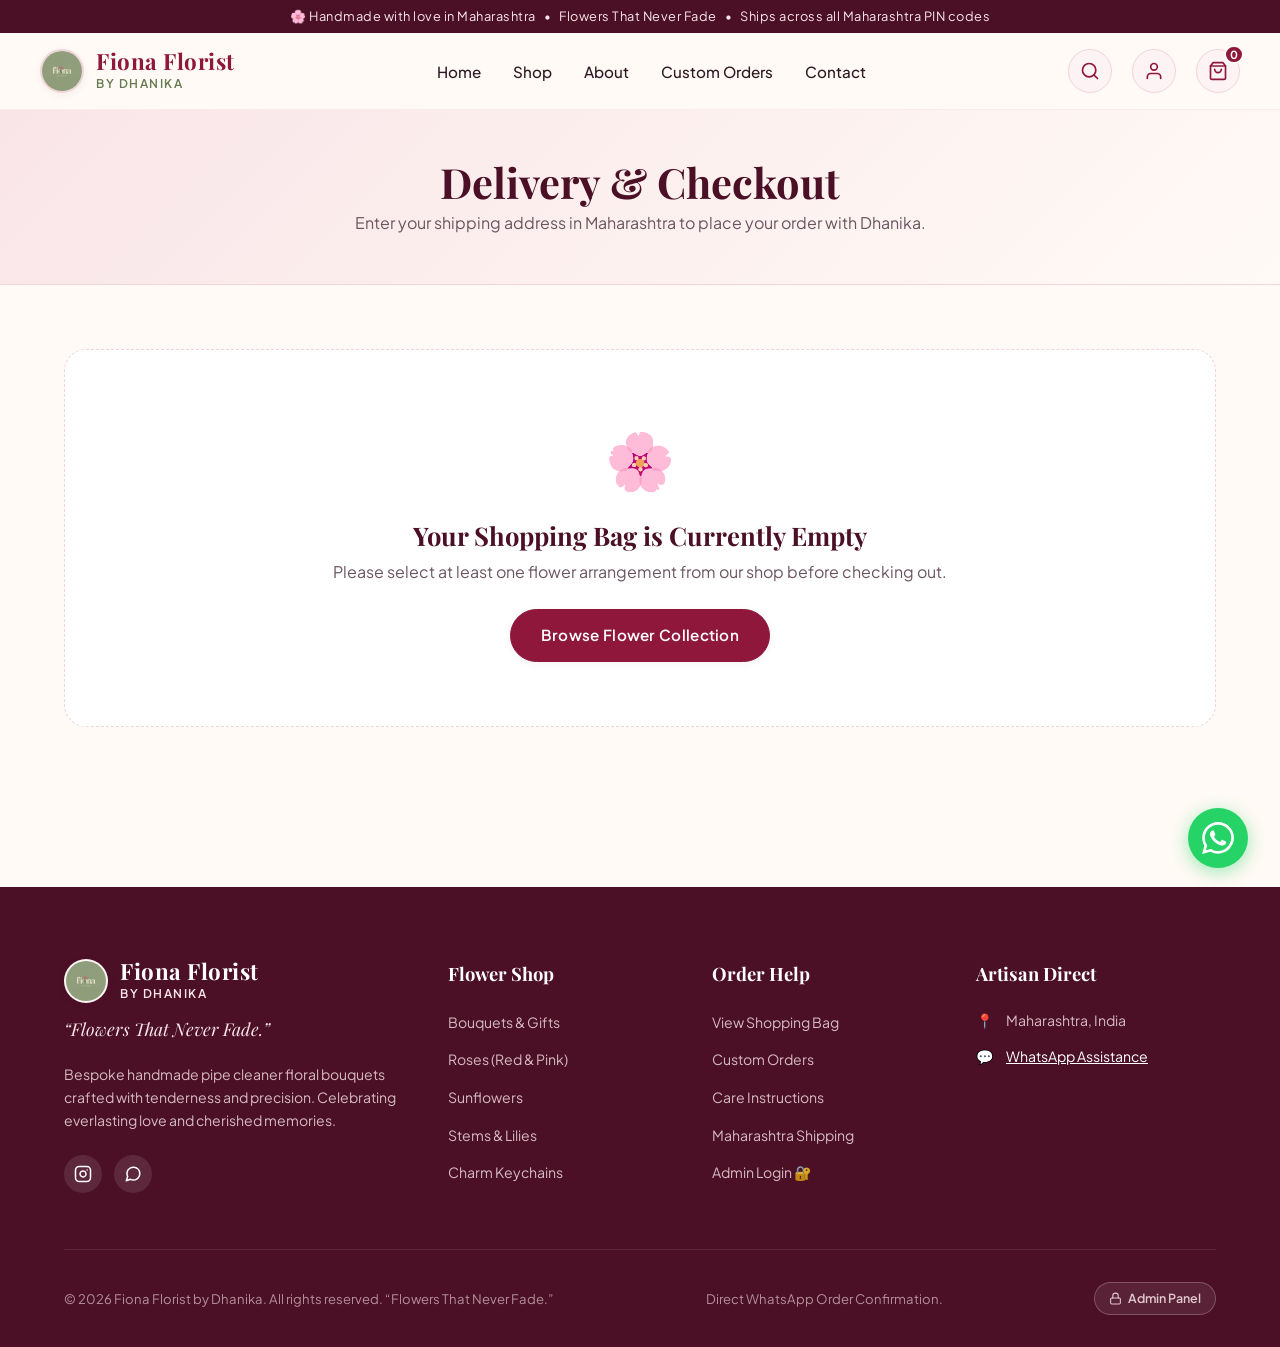
<file: checkout.html>
<!DOCTYPE html>
<html lang="en">
<head>
  <meta charset="UTF-8">
  <meta name="viewport" content="width=device-width, initial-scale=1.0">
  <title>Checkout — Fiona Florist by Dhanika</title>
  <meta name="description" content="Provide your delivery details to confirm your handmade everlasting flower bouquet order via WhatsApp with Fiona Florist.">
  <link rel="stylesheet" href="css/style.css">
  <link rel="stylesheet" href="css/responsive.css">
  <link rel="icon" type="image/jpeg" href="assets/logo/logo.jpeg">
</head>
<body>

  <!-- Top Announcement Bar -->
  <div class="top-announcement">
    <span>🌸 Handmade with love in Maharashtra</span>
    <span>•</span>
    <span>Flowers That Never Fade</span>
    <span>•</span>
    <span>Ships across all Maharashtra PIN codes</span>
  </div>

  <!-- Navbar -->
  <header class="navbar-wrapper">
    <div class="container navbar">
      <a href="index.html" class="logo">
        <img src="assets/logo/logo.jpeg" alt="Fiona Florist by Dhanika Logo" class="logo-img">
        <div class="logo-text">
          <span class="brand-name">Fiona Florist</span>
          <span class="brand-by">by Dhanika</span>
        </div>
      </a>

      <!-- Desktop Nav Links -->
      <nav>
        <ul class="nav-links">
          <li><a href="index.html" class="nav-link">Home</a></li>
          <li><a href="shop.html" class="nav-link">Shop</a></li>
          <li><a href="about.html" class="nav-link">About</a></li>
          <li><a href="custom-order.html" class="nav-link">Custom Orders</a></li>
          <li><a href="contact.html" class="nav-link">Contact</a></li>
        </ul>
      </nav>

      <!-- Nav Actions -->
      <div class="nav-actions">
        <button type="button" class="icon-btn search-trigger-btn" aria-label="Search flowers">
          <svg width="20" height="20" viewBox="0 0 24 24" fill="none" stroke="currentColor" stroke-width="2" stroke-linecap="round" stroke-linejoin="round">
            <circle cx="11" cy="11" r="8"></circle>
            <line x1="21" y1="21" x2="16.65" y2="16.65"></line>
          </svg>
        </button>

        <button type="button" class="icon-btn auth-nav-btn" aria-label="Account Login or Profile" title="Account">
          <svg width="20" height="20" viewBox="0 0 24 24" fill="none" stroke="currentColor" stroke-width="2" stroke-linecap="round" stroke-linejoin="round">
            <path d="M20 21v-2a4 4 0 0 0-4-4H8a4 4 0 0 0-4 4v2"></path>
            <circle cx="12" cy="7" r="4"></circle>
          </svg>
          <span class="user-status-dot" style="display: none;"></span>
        </button>

        <a href="cart.html" class="icon-btn" aria-label="Shopping Cart">
          <svg width="20" height="20" viewBox="0 0 24 24" fill="none" stroke="currentColor" stroke-width="2" stroke-linecap="round" stroke-linejoin="round">
            <path d="M6 2L3 6v14a2 2 0 0 0 2 2h14a2 2 0 0 0 2-2V6l-3-4z"></path>
            <line x1="3" y1="6" x2="21" y2="6"></line>
            <path d="M16 10a4 4 0 0 1-8 0"></path>
          </svg>
          <span class="cart-count">0</span>
        </a>

        <button type="button" class="hamburger-btn" aria-label="Toggle navigation menu">
          <span></span>
          <span></span>
          <span></span>
        </button>
      </div>
    </div>
  </header>

  <!-- Mobile Nav Drawer -->
  <div class="mobile-nav-backdrop"></div>
  <aside class="mobile-nav">
    <div class="mobile-nav-header">
      <div class="logo">
        <img src="assets/logo/logo.jpeg" alt="Fiona Florist by Dhanika Logo" class="logo-img">
        <div class="logo-text">
          <span class="brand-name">Fiona Florist</span>
          <span class="brand-by">by Dhanika</span>
        </div>
      </div>
      <button type="button" class="close-mobile-nav" style="font-size: 1.8rem; color: var(--color-burgundy);">&times;</button>
    </div>
    <ul class="mobile-nav-links">
      <li><a href="index.html">Home</a></li>
      <li><a href="shop.html">Flower Shop</a></li>
      <li><a href="about.html">About Dhanika</a></li>
      <li><a href="custom-order.html">Custom Orders</a></li>
      <li><a href="contact.html">Contact & FAQ</a></li>
      <li><a href="cart.html">Shopping Bag (<span class="cart-count">0</span>)</a></li>
      <li><a href="#" id="mobile-auth-trigger">👤 <span id="mobile-auth-text">Login / Register</span></a></li>
    </ul>
  </aside>

  <!-- Search Modal -->
  <div class="search-modal">
    <div class="search-modal-box">
      <div class="search-modal-header">
        <h3 class="heading-tertiary">Search Fiona Florist</h3>
        <button type="button" class="close-modal-btn">&times;</button>
      </div>
      <div class="search-box" style="max-width: 100%;">
        <svg class="search-icon" width="18" height="18" viewBox="0 0 24 24" fill="none" stroke="currentColor" stroke-width="2" stroke-linecap="round" stroke-linejoin="round">
          <circle cx="11" cy="11" r="8"></circle>
          <line x1="21" y1="21" x2="16.65" y2="16.65"></line>
        </svg>
        <input type="text" class="search-modal-input" placeholder="Type flower name (e.g., Rose, Tulip, Sunflower) and press Enter...">
      </div>
    </div>
  </div>

  <!-- Header -->
  <section style="background: linear-gradient(135deg, var(--color-blush-pink) 0%, var(--color-cream) 100%); padding: 3rem 0; border-bottom: 1px solid var(--color-border);">
    <div class="container text-center">
      <h1 class="heading-primary" style="font-size: 2.6rem; margin-bottom: 0.25rem;">Delivery & Checkout</h1>
      <p class="text-muted">Enter your shipping address in Maharashtra to place your order with Dhanika.</p>
    </div>
  </section>

  <!-- Main Checkout Area -->
  <main class="checkout-section">
    <div class="container">
      
      <!-- Warning if bag is empty -->
      <div id="checkout-empty-warning" class="cart-empty-view" style="display: none;">
        <div class="cart-empty-icon">🌸</div>
        <h2 class="heading-secondary" style="font-size: 1.6rem; margin-bottom: 0.5rem;">Your Shopping Bag is Currently Empty</h2>
        <p class="text-muted" style="margin-bottom: 1.5rem;">Please select at least one flower arrangement from our shop before checking out.</p>
        <a href="shop.html" class="btn btn-primary">Browse Flower Collection</a>
      </div>

      <!-- Checkout Form & Order Summary Grid -->
      <div class="checkout-grid" id="checkout-form-card">
        
        <!-- Left: Delivery Address Form -->
        <div class="form-card">
          <div style="margin-bottom: 1.5rem; padding-bottom: 1rem; border-bottom: 1px solid var(--color-border-light);">
            <h2 class="heading-tertiary" style="font-size: 1.35rem; margin-bottom: 0.2rem;">Delivery Information (Maharashtra)</h2>
            <p class="text-muted" style="font-size: 0.85rem;">Provide your accurate recipient details for careful parcel dispatch.</p>
          </div>

          <form id="checkout-form">
            <div class="form-row">
              <div class="form-group">
                <label for="cust-name" class="form-label">Full Name <span class="required">*</span></label>
                <input type="text" id="cust-name" class="form-control" placeholder="Recipient's name" required>
              </div>

              <div class="form-group">
                <label for="cust-phone" class="form-label">Mobile Number (WhatsApp) <span class="required">*</span></label>
                <input type="tel" id="cust-phone" class="form-control" placeholder="10-digit number (e.g. 9876543210)" required>
              </div>
            </div>

            <div class="form-group">
              <label for="cust-address" class="form-label">Complete Street Address <span class="required">*</span></label>
              <textarea id="cust-address" class="form-control" rows="3" placeholder="Flat / House No., Building Name, Street, Landmark..." required></textarea>
            </div>

            <div class="form-row">
              <div class="form-group">
                <label for="cust-city" class="form-label">City / Town <span class="required">*</span></label>
                <input type="text" id="cust-city" class="form-control" placeholder="e.g. Pune, Mumbai, Nashik, Nagpur..." required>
              </div>

              <div class="form-group">
                <label for="cust-pincode" class="form-label">PIN Code <span class="required">*</span></label>
                <input type="text" id="cust-pincode" class="form-control" placeholder="6-digit PIN code" maxlength="6" required>
              </div>
            </div>

            <div class="form-group">
              <label for="cust-notes" class="form-label">Gift Card Message / Special Delivery Instructions</label>
              <textarea id="cust-notes" class="form-control" rows="2" placeholder="Want a personalized gift note included inside the bouquet box? Type it here..."></textarea>
            </div>

            <!-- Important Seller Notice as per requirements -->
            <div class="order-verification-note">
              <div class="note-icon">ℹ️</div>
              <div class="note-content">
                <h5>How Order Confirmation Works</h5>
                <p>
                  Clicking <strong>Confirm Order via WhatsApp</strong> will send your complete order summary and delivery address to Dhanika on WhatsApp. 
                  <strong>The seller will verify flower availability, crafting timeline, and shipping confirmation before requesting payment via verified UPI.</strong>
                </p>
              </div>
            </div>

            <button type="submit" class="btn btn-whatsapp btn-lg" style="width: 100%;">
              <svg width="22" height="22" viewBox="0 0 24 24" fill="none" stroke="currentColor" stroke-width="2" stroke-linecap="round" stroke-linejoin="round">
                <path d="M21 11.5a8.38 8.38 0 0 1-.9 3.8 8.5 8.5 0 0 1-7.6 4.7 8.38 8.38 0 0 1-3.8-.9L3 21l1.9-5.7a8.38 8.38 0 0 1-.9-3.8 8.5 8.5 0 0 1 4.7-7.6 8.38 8.38 0 0 1 3.8-.9h.5a8.48 8.48 0 0 1 8 8v.5z"></path>
              </svg>
              Confirm Order via WhatsApp
            </button>
          </form>
        </div>

        <!-- Right: Order Summary -->
        <aside class="cart-summary-card">
          <h3 class="summary-title">Your Order Summary</h3>

          <div id="checkout-items-summary" style="margin-bottom: 1.5rem; max-height: 300px; overflow-y: auto;">
            <!-- Populated by checkout.js -->
          </div>

          <div class="summary-rows">
            <div class="summary-row">
              <span>Items Subtotal:</span>
              <strong id="checkout-subtotal" style="color: var(--color-text-main);">₹0</strong>
            </div>



            <div class="summary-row total-row">
              <span>Total Payable Amount:</span>
              <span id="checkout-total">₹0</span>
            </div>
          </div>

          <div style="margin-top: 1.5rem; padding: 1rem; background-color: var(--color-cream); border-radius: var(--radius-md); border: 1px dashed var(--color-border); font-size: 0.8rem; color: var(--color-text-muted);">
            <div style="font-weight: 700; color: var(--color-deep-burgundy); margin-bottom: 0.25rem;">📦 Secure Packing Promise</div>
            All bouquets are packed in protective shock-absorbing gift boxes so that fluffy pipe-cleaner petals arrive fresh and uncreased.
          </div>
        </aside>

      </div>
    </div>
  </main>

  <!-- Back to top button -->
  <button type="button" class="back-to-top" aria-label="Back to top">
    <svg width="20" height="20" viewBox="0 0 24 24" fill="none" stroke="currentColor" stroke-width="2.5" stroke-linecap="round" stroke-linejoin="round">
      <polyline points="18 15 12 9 6 15"></polyline>
    </svg>
  </button>

  <!-- Footer -->
  <footer class="footer">
    <div class="container">
      <div class="footer-grid">
        <div class="footer-brand">
          <a href="index.html" class="logo">
            <img src="assets/logo/logo.jpeg" alt="Fiona Florist by Dhanika Logo" class="logo-img logo-img-footer">
            <div class="logo-text">
              <span class="brand-name">Fiona Florist</span>
              <span class="brand-by" style="color: var(--color-blush-pink);">by Dhanika</span>
            </div>
          </a>
          <p class="footer-tagline">“Flowers That Never Fade.”</p>
          <p class="footer-about">
            Bespoke handmade pipe cleaner floral bouquets crafted with tenderness and precision. Celebrating everlasting love and cherished memories.
          </p>
          <div class="social-links">
            <a href="https://www.instagram.com/fiona_florist._?psln=YWNibWF6cTd3ajV5" target="_blank" rel="noopener noreferrer" class="social-icon-btn" aria-label="Instagram">
              <svg width="18" height="18" viewBox="0 0 24 24" fill="none" stroke="currentColor" stroke-width="2" stroke-linecap="round" stroke-linejoin="round">
                <rect x="2" y="2" width="20" height="20" rx="5" ry="5"></rect>
                <path d="M16 11.37A4 4 0 1 1 12.63 8 4 4 0 0 1 16 11.37z"></path>
                <line x1="17.5" y1="6.5" x2="17.51" y2="6.5"></line>
              </svg>
            </a>
            <a href="https://whatsapp.com" target="_blank" rel="noopener noreferrer" class="social-icon-btn trigger-whatsapp-btn" aria-label="WhatsApp">
              <svg width="18" height="18" viewBox="0 0 24 24" fill="none" stroke="currentColor" stroke-width="2" stroke-linecap="round" stroke-linejoin="round">
                <path d="M21 11.5a8.38 8.38 0 0 1-.9 3.8 8.5 8.5 0 0 1-7.6 4.7 8.38 8.38 0 0 1-3.8-.9L3 21l1.9-5.7a8.38 8.38 0 0 1-.9-3.8 8.5 8.5 0 0 1 4.7-7.6 8.38 8.38 0 0 1 3.8-.9h.5a8.48 8.48 0 0 1 8 8v.5z"></path>
              </svg>
            </a>
          </div>
        </div>

        <div>
          <h4 class="footer-heading">Flower Shop</h4>
          <ul class="footer-links">
            <li><a href="shop.html?category=bouquets">Bouquets & Gifts</a></li>
            <li><a href="shop.html?category=roses">Roses (Red & Pink)</a></li>
            <li><a href="shop.html?category=sunflowers">Sunflowers</a></li>
            <li><a href="shop.html?category=flowers">Stems & Lilies</a></li>
            <li><a href="shop.html?category=keychains">Charm Keychains</a></li>
          </ul>
        </div>

        <div>
          <h4 class="footer-heading">Order Help</h4>
          <ul class="footer-links">
            <li><a href="cart.html">View Shopping Bag</a></li>
            <li><a href="custom-order.html">Custom Orders</a></li>
            <li><a href="about.html">Care Instructions</a></li>
            <li><a href="contact.html">Maharashtra Shipping</a></li>
            <li><a href="admin.html">Admin Login 🔐</a></li>
          </ul>
        </div>

        <div>
          <h4 class="footer-heading">Artisan Direct</h4>
          <div class="footer-contact-item">
            <span>📍</span>
            <span>Maharashtra, India</span>
          </div>
          <div class="footer-contact-item">
            <span>💬</span>
            <a href="#" class="trigger-whatsapp-btn" style="color: var(--color-white); text-decoration: underline;">WhatsApp Assistance</a>
          </div>
        </div>
      </div>

      <div class="footer-bottom">
        <p>&copy; 2026 Fiona Florist by Dhanika. All rights reserved. “Flowers That Never Fade.”</p>
        <p>Direct WhatsApp Order Confirmation.</p>
        <div class="footer-admin-wrap">
          <a href="admin.html" class="footer-admin-btn" title="Admin Portal">
            <svg width="13" height="13" viewBox="0 0 24 24" fill="none" stroke="currentColor" stroke-width="2" stroke-linecap="round" stroke-linejoin="round" style="vertical-align:-1px;"><rect x="3" y="11" width="18" height="11" rx="2" ry="2"></rect><path d="M7 11V7a5 5 0 0 1 10 0v4"></path></svg>
            Admin Panel
          </a>
        </div>
      </div>
    </div>
  </footer>

  <!-- Scripts -->
  <script src="js/products.js"></script>
  <script src="js/auth.js"></script>
  <script src="js/admin-render.js"></script>
  <script src="js/main.js"></script>
  <script src="js/checkout.js"></script>
</body>
</html>
</file>
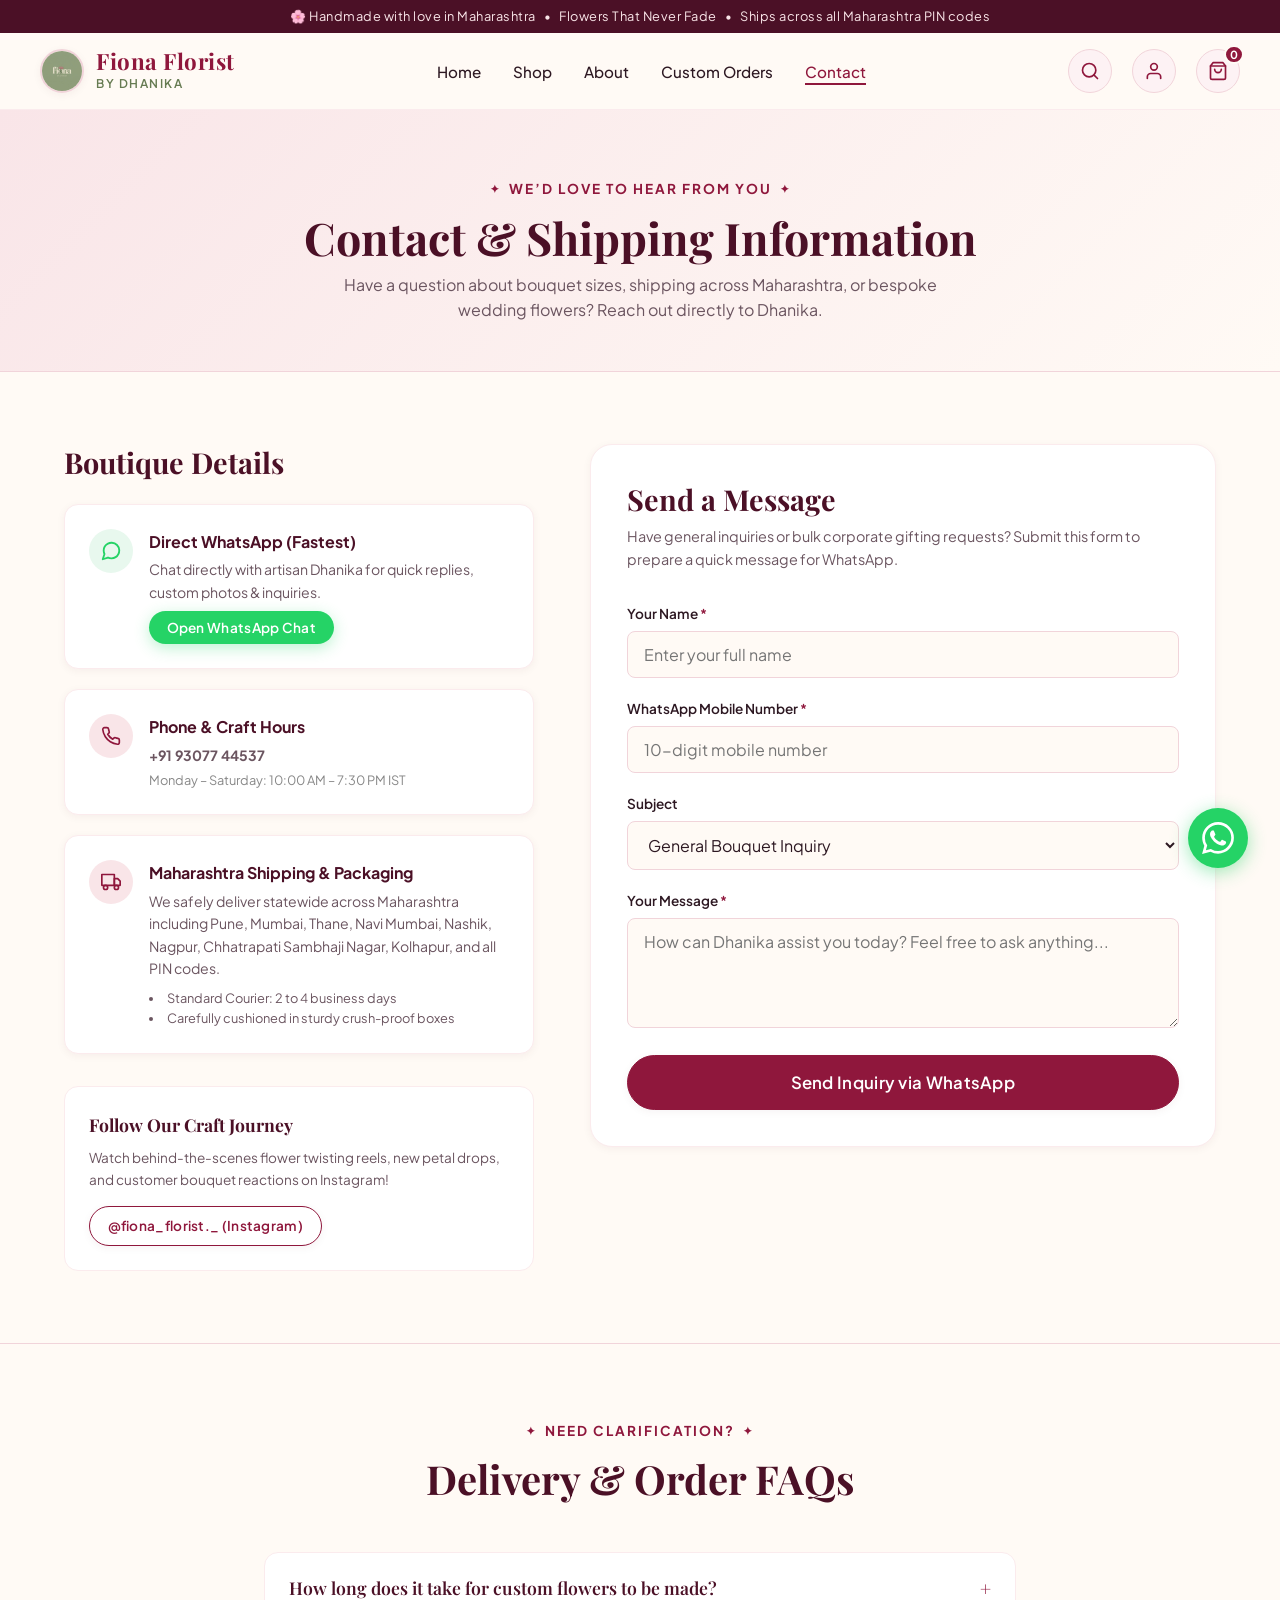
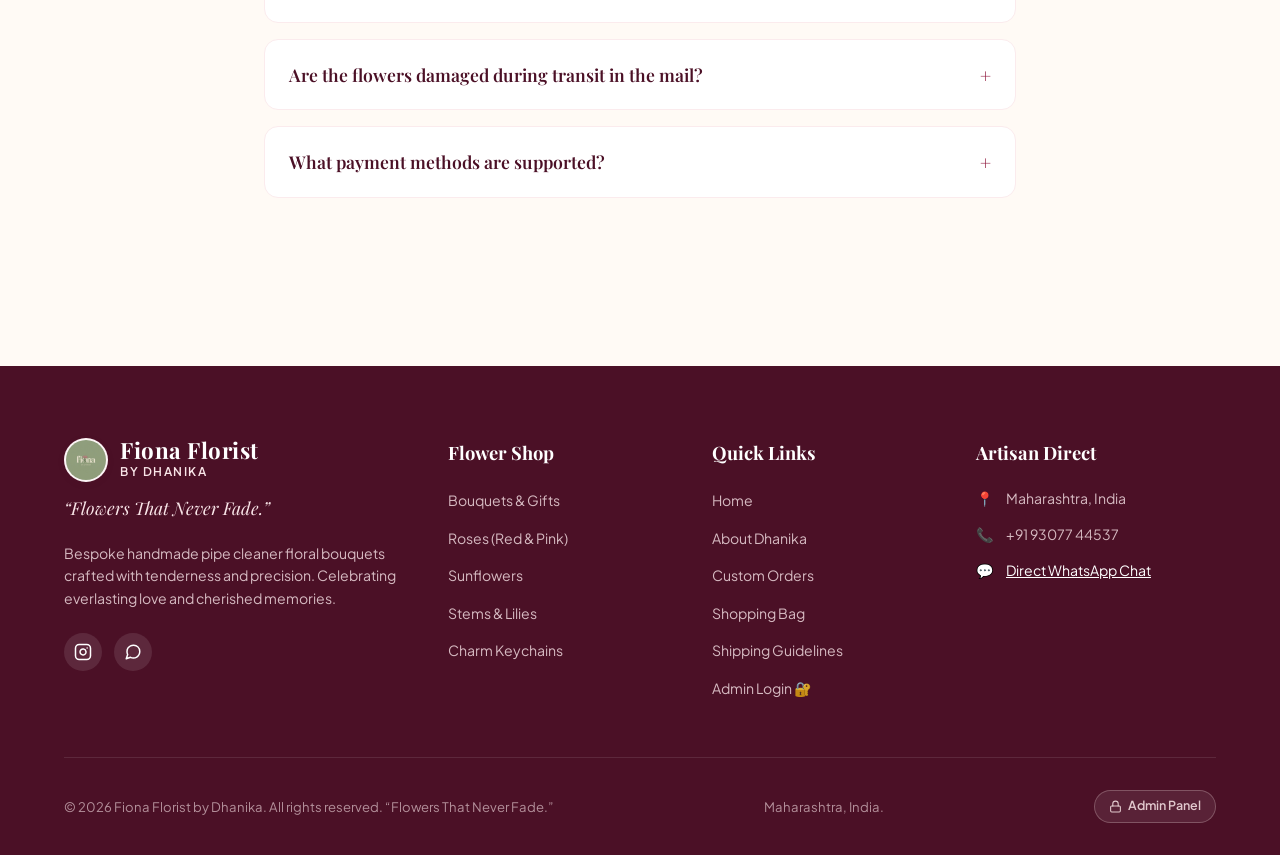
<file: contact.html>
<!DOCTYPE html>
<html lang="en">
<head>
  <meta charset="UTF-8">
  <meta name="viewport" content="width=device-width, initial-scale=1.0">
  <title>Contact Us & Maharashtra Shipping — Fiona Florist by Dhanika</title>
  <meta name="description" content="Get in touch with Dhanika at Fiona Florist. Shipping info across Maharashtra, WhatsApp direct chat, and FAQs about handmade everlasting flowers.">
  <link rel="stylesheet" href="css/style.css">
  <link rel="stylesheet" href="css/responsive.css">
  <link rel="icon" type="image/jpeg" href="assets/logo/logo.jpeg">
</head>
<body>

  <!-- Top Announcement Bar -->
  <div class="top-announcement">
    <span>🌸 Handmade with love in Maharashtra</span>
    <span>•</span>
    <span>Flowers That Never Fade</span>
    <span>•</span>
    <span>Ships across all Maharashtra PIN codes</span>
  </div>

  <!-- Navbar -->
  <header class="navbar-wrapper">
    <div class="container navbar">
      <a href="index.html" class="logo">
        <img src="assets/logo/logo.jpeg" alt="Fiona Florist by Dhanika Logo" class="logo-img">
        <div class="logo-text">
          <span class="brand-name">Fiona Florist</span>
          <span class="brand-by">by Dhanika</span>
        </div>
      </a>

      <!-- Desktop Nav Links -->
      <nav>
        <ul class="nav-links">
          <li><a href="index.html" class="nav-link">Home</a></li>
          <li><a href="shop.html" class="nav-link">Shop</a></li>
          <li><a href="about.html" class="nav-link">About</a></li>
          <li><a href="custom-order.html" class="nav-link">Custom Orders</a></li>
          <li><a href="contact.html" class="nav-link active">Contact</a></li>
        </ul>
      </nav>

      <!-- Nav Actions -->
      <div class="nav-actions">
        <button type="button" class="icon-btn search-trigger-btn" aria-label="Search flowers">
          <svg width="20" height="20" viewBox="0 0 24 24" fill="none" stroke="currentColor" stroke-width="2" stroke-linecap="round" stroke-linejoin="round">
            <circle cx="11" cy="11" r="8"></circle>
            <line x1="21" y1="21" x2="16.65" y2="16.65"></line>
          </svg>
        </button>

        <button type="button" class="icon-btn auth-nav-btn" aria-label="Account Login or Profile" title="Account">
          <svg width="20" height="20" viewBox="0 0 24 24" fill="none" stroke="currentColor" stroke-width="2" stroke-linecap="round" stroke-linejoin="round">
            <path d="M20 21v-2a4 4 0 0 0-4-4H8a4 4 0 0 0-4 4v2"></path>
            <circle cx="12" cy="7" r="4"></circle>
          </svg>
          <span class="user-status-dot" style="display: none;"></span>
        </button>

        <a href="cart.html" class="icon-btn" aria-label="Shopping Cart">
          <svg width="20" height="20" viewBox="0 0 24 24" fill="none" stroke="currentColor" stroke-width="2" stroke-linecap="round" stroke-linejoin="round">
            <path d="M6 2L3 6v14a2 2 0 0 0 2 2h14a2 2 0 0 0 2-2V6l-3-4z"></path>
            <line x1="3" y1="6" x2="21" y2="6"></line>
            <path d="M16 10a4 4 0 0 1-8 0"></path>
          </svg>
          <span class="cart-count">0</span>
        </a>

        <button type="button" class="hamburger-btn" aria-label="Toggle navigation menu">
          <span></span>
          <span></span>
          <span></span>
        </button>
      </div>
    </div>
  </header>

  <!-- Mobile Nav Drawer -->
  <div class="mobile-nav-backdrop"></div>
  <aside class="mobile-nav">
    <div class="mobile-nav-header">
      <div class="logo">
        <img src="assets/logo/logo.jpeg" alt="Fiona Florist by Dhanika Logo" class="logo-img">
        <div class="logo-text">
          <span class="brand-name">Fiona Florist</span>
          <span class="brand-by">by Dhanika</span>
        </div>
      </div>
      <button type="button" class="close-mobile-nav" style="font-size: 1.8rem; color: var(--color-burgundy);">&times;</button>
    </div>
    <ul class="mobile-nav-links">
      <li><a href="index.html">Home</a></li>
      <li><a href="shop.html">Flower Shop</a></li>
      <li><a href="about.html">About Dhanika</a></li>
      <li><a href="custom-order.html">Custom Orders</a></li>
      <li><a href="contact.html" class="active">Contact & FAQ</a></li>
      <li><a href="cart.html">Shopping Bag (<span class="cart-count">0</span>)</a></li>
      <li><a href="#" id="mobile-auth-trigger">👤 <span id="mobile-auth-text">Login / Register</span></a></li>
    </ul>
    <div style="margin-top: auto; padding-top: 1.5rem; border-top: 1px solid var(--color-border);">
      <button class="btn btn-whatsapp trigger-whatsapp-btn" style="width: 100%;">
        Chat on WhatsApp
      </button>
    </div>
  </aside>

  <!-- Search Modal -->
  <div class="search-modal">
    <div class="search-modal-box">
      <div class="search-modal-header">
        <h3 class="heading-tertiary">Search Fiona Florist</h3>
        <button type="button" class="close-modal-btn">&times;</button>
      </div>
      <div class="search-box" style="max-width: 100%;">
        <svg class="search-icon" width="18" height="18" viewBox="0 0 24 24" fill="none" stroke="currentColor" stroke-width="2" stroke-linecap="round" stroke-linejoin="round">
          <circle cx="11" cy="11" r="8"></circle>
          <line x1="21" y1="21" x2="16.65" y2="16.65"></line>
        </svg>
        <input type="text" class="search-modal-input" placeholder="Type flower name (e.g., Rose, Tulip, Sunflower) and press Enter...">
      </div>
    </div>
  </div>

  <!-- Header Banner -->
  <section style="background: linear-gradient(135deg, var(--color-blush-pink) 0%, var(--color-cream) 100%); padding: 4rem 0 3rem; border-bottom: 1px solid var(--color-border);">
    <div class="container text-center">
      <span class="subheading">We’d Love to Hear From You</span>
      <h1 class="heading-primary" style="font-size: 2.8rem; margin-bottom: 0.5rem;">Contact & Shipping Information</h1>
      <p class="text-muted" style="max-width: 600px; margin: 0 auto;">
        Have a question about bouquet sizes, shipping across Maharashtra, or bespoke wedding flowers? Reach out directly to Dhanika.
      </p>
    </div>
  </section>

  <!-- Main Contact Section -->
  <main class="contact-section">
    <div class="container contact-grid">
      
      <!-- Left Column: Business & Delivery Info -->
      <div>
        <h2 class="heading-secondary" style="font-size: 1.8rem; margin-bottom: 1.5rem;">Boutique Details</h2>
        
        <div class="contact-info-cards">
          <!-- WhatsApp Card -->
          <div class="contact-info-card">
            <div class="contact-info-icon" style="background-color: #E8F8EE; color: #25D366;">
              <svg width="22" height="22" viewBox="0 0 24 24" fill="none" stroke="currentColor" stroke-width="2" stroke-linecap="round" stroke-linejoin="round">
                <path d="M21 11.5a8.38 8.38 0 0 1-.9 3.8 8.5 8.5 0 0 1-7.6 4.7 8.38 8.38 0 0 1-3.8-.9L3 21l1.9-5.7a8.38 8.38 0 0 1-.9-3.8 8.5 8.5 0 0 1 4.7-7.6 8.38 8.38 0 0 1 3.8-.9h.5a8.48 8.48 0 0 1 8 8v.5z"></path>
              </svg>
            </div>
            <div class="contact-info-details">
              <h4>Direct WhatsApp (Fastest)</h4>
              <p>Chat directly with artisan Dhanika for quick replies, custom photos & inquiries.</p>
              <div style="margin-top: 0.5rem;">
                <button class="btn btn-whatsapp btn-sm trigger-whatsapp-btn" data-message="Hello Dhanika! I have an inquiry about Fiona Florist handmade flowers. 🌸">
                  Open WhatsApp Chat
                </button>
              </div>
            </div>
          </div>

          <!-- Phone & Working Hours -->
          <div class="contact-info-card">
            <div class="contact-info-icon">
              <svg width="20" height="20" viewBox="0 0 24 24" fill="none" stroke="currentColor" stroke-width="2" stroke-linecap="round" stroke-linejoin="round">
                <path d="M22 16.92v3a2 2 0 0 1-2.18 2 19.79 19.79 0 0 1-8.63-3.07 19.5 19.5 0 0 1-6-6 19.79 19.79 0 0 1-3.07-8.67A2 2 0 0 1 4.11 2h3a2 2 0 0 1 2 1.72 12.84 12.84 0 0 0 .7 2.81 2 2 0 0 1-.45 2.11L8.09 9.91a16 16 0 0 0 6 6l1.27-1.27a2 2 0 0 1 2.11-.45 12.84 12.84 0 0 0 2.81.7A2 2 0 0 1 22 16.92z"></path>
              </svg>
            </div>
            <div class="contact-info-details">
              <h4>Phone & Craft Hours</h4>
              <p><strong>+91 93077 44537</strong></p>
              <p style="font-size: 0.8rem; color: #888; margin-top: 0.2rem;">Monday – Saturday: 10:00 AM – 7:30 PM IST</p>
            </div>
          </div>

          <!-- Maharashtra Shipping Policy -->
          <div class="contact-info-card">
            <div class="contact-info-icon" style="background-color: var(--color-blush-pink); color: var(--color-burgundy);">
              <svg width="20" height="20" viewBox="0 0 24 24" fill="none" stroke="currentColor" stroke-width="2" stroke-linecap="round" stroke-linejoin="round">
                <rect x="1" y="3" width="15" height="13"></rect>
                <polygon points="16 8 20 8 23 11 23 16 16 16 16 8"></polygon>
                <circle cx="5.5" cy="18.5" r="2.5"></circle>
                <circle cx="18.5" cy="18.5" r="2.5"></circle>
              </svg>
            </div>
            <div class="contact-info-details">
              <h4>Maharashtra Shipping & Packaging</h4>
              <p>
                We safely deliver statewide across Maharashtra including Pune, Mumbai, Thane, Navi Mumbai, Nashik, Nagpur, Chhatrapati Sambhaji Nagar, Kolhapur, and all PIN codes.
              </p>
              <ul style="margin-top: 0.5rem; font-size: 0.8rem; color: var(--color-text-muted); list-style-position: inside;">
                <li>Standard Courier: 2 to 4 business days</li>

                <li>Carefully cushioned in sturdy crush-proof boxes</li>
              </ul>
            </div>
          </div>
        </div>

        <!-- Social Media Badges -->
        <div style="margin-top: 2rem; background: var(--color-white); padding: 1.5rem; border-radius: var(--radius-md); border: 1px solid var(--color-border-light);">
          <h4 style="font-family: var(--font-heading); font-size: 1.1rem; color: var(--color-deep-burgundy); margin-bottom: 0.5rem;">Follow Our Craft Journey</h4>
          <p style="font-size: 0.85rem; color: var(--color-text-muted); margin-bottom: 1rem;">
            Watch behind-the-scenes flower twisting reels, new petal drops, and customer bouquet reactions on Instagram!
          </p>
          <div style="display: flex; gap: 0.75rem;">
            <a href="https://www.instagram.com/fiona_florist._?psln=YWNibWF6cTd3ajV5" target="_blank" rel="noopener noreferrer" class="btn btn-outline btn-sm">
              @fiona_florist._ (Instagram)
            </a>
          </div>
        </div>
      </div>

      <!-- Right Column: Interactive General Message Form -->
      <div class="form-card">
        <h2 class="heading-secondary" style="font-size: 1.8rem; margin-bottom: 0.5rem;">Send a Message</h2>
        <p class="text-muted" style="margin-bottom: 2rem; font-size: 0.9rem;">
          Have general inquiries or bulk corporate gifting requests? Submit this form to prepare a quick message for WhatsApp.
        </p>

        <form id="contact-inquiry-form">
          <div class="form-group">
            <label for="contact-name" class="form-label">Your Name <span class="required">*</span></label>
            <input type="text" id="contact-name" class="form-control" placeholder="Enter your full name" required>
          </div>

          <div class="form-group">
            <label for="contact-phone" class="form-label">WhatsApp Mobile Number <span class="required">*</span></label>
            <input type="tel" id="contact-phone" class="form-control" placeholder="10-digit mobile number" required>
          </div>

          <div class="form-group">
            <label for="contact-subject" class="form-label">Subject</label>
            <select id="contact-subject" class="form-control">
              <option value="General Bouquet Inquiry">General Bouquet Inquiry</option>
              <option value="Maharashtra Shipping Timeline">Maharashtra Shipping Timeline</option>
              <option value="Bulk / Return Gift Order">Bulk / Return Gift Order</option>
              <option value="Workshop / Craft Question">Workshop / Craft Question</option>
              <option value="Other">Other</option>
            </select>
          </div>

          <div class="form-group">
            <label for="contact-message" class="form-label">Your Message <span class="required">*</span></label>
            <textarea id="contact-message" class="form-control" rows="4" placeholder="How can Dhanika assist you today? Feel free to ask anything..." required></textarea>
          </div>

          <button type="submit" class="btn btn-primary btn-lg" style="width: 100%;">
            Send Inquiry via WhatsApp
          </button>
        </form>
      </div>

    </div>
  </main>

  <!-- FAQ Section -->
  <section class="faq-section" style="border-top: 1px solid var(--color-border); padding: 4.5rem 0;">
    <div class="container faq-container">
      <div class="section-header">
        <span class="subheading">Need Clarification?</span>
        <h2 class="heading-secondary">Delivery & Order FAQs</h2>
      </div>

      <div class="faq-item">
        <button type="button" class="faq-question">
          <span>How long does it take for custom flowers to be made?</span>
          <span class="faq-icon">+</span>
        </button>
        <div class="faq-answer">
          <p>Since each petal is shaped completely by hand, standard items take 1 to 2 days to craft, while elaborate multi-stem bouquets take 3 to 4 days. If you have an urgent birthday or anniversary date, please chat with Dhanika directly and we will do our best to accommodate rush orders.</p>
        </div>
      </div>

      <div class="faq-item">
        <button type="button" class="faq-question">
          <span>Are the flowers damaged during transit in the mail?</span>
          <span class="faq-icon">+</span>
        </button>
        <div class="faq-answer">
          <p>Not at all! Unlike brittle real flowers, pipe cleaner stems are flexible and resilient. We pack each bouquet in a rigid cardboard carton with soft tissue buffering. Even if petals move slightly in transit, they can be gently fluffed and adjusted with your fingers into perfect posture.</p>
        </div>
      </div>

      <div class="faq-item">
        <button type="button" class="faq-question">
          <span>What payment methods are supported?</span>
          <span class="faq-icon">+</span>
        </button>
        <div class="faq-answer">
          <p>We support all major Indian UPI applications (Google Pay, PhonePe, Paytm, BHIM) and direct bank transfers. Payment details are provided directly on WhatsApp once your bouquet availability and shipping schedule are confirmed.</p>
        </div>
      </div>
    </div>
  </section>

  <!-- Back to top button -->
  <button type="button" class="back-to-top" aria-label="Back to top">
    <svg width="20" height="20" viewBox="0 0 24 24" fill="none" stroke="currentColor" stroke-width="2.5" stroke-linecap="round" stroke-linejoin="round">
      <polyline points="18 15 12 9 6 15"></polyline>
    </svg>
  </button>

  <!-- Footer -->
  <footer class="footer">
    <div class="container">
      <div class="footer-grid">
        <div class="footer-brand">
          <a href="index.html" class="logo">
            <img src="assets/logo/logo.jpeg" alt="Fiona Florist by Dhanika Logo" class="logo-img logo-img-footer">
            <div class="logo-text">
              <span class="brand-name">Fiona Florist</span>
              <span class="brand-by" style="color: var(--color-blush-pink);">by Dhanika</span>
            </div>
          </a>
          <p class="footer-tagline">“Flowers That Never Fade.”</p>
          <p class="footer-about">
            Bespoke handmade pipe cleaner floral bouquets crafted with tenderness and precision. Celebrating everlasting love and cherished memories.
          </p>
          <div class="social-links">
            <a href="https://www.instagram.com/fiona_florist._?psln=YWNibWF6cTd3ajV5" target="_blank" rel="noopener noreferrer" class="social-icon-btn" aria-label="Instagram">
              <svg width="18" height="18" viewBox="0 0 24 24" fill="none" stroke="currentColor" stroke-width="2" stroke-linecap="round" stroke-linejoin="round">
                <rect x="2" y="2" width="20" height="20" rx="5" ry="5"></rect>
                <path d="M16 11.37A4 4 0 1 1 12.63 8 4 4 0 0 1 16 11.37z"></path>
                <line x1="17.5" y1="6.5" x2="17.51" y2="6.5"></line>
              </svg>
            </a>
            <a href="https://whatsapp.com" target="_blank" rel="noopener noreferrer" class="social-icon-btn trigger-whatsapp-btn" aria-label="WhatsApp">
              <svg width="18" height="18" viewBox="0 0 24 24" fill="none" stroke="currentColor" stroke-width="2" stroke-linecap="round" stroke-linejoin="round">
                <path d="M21 11.5a8.38 8.38 0 0 1-.9 3.8 8.5 8.5 0 0 1-7.6 4.7 8.38 8.38 0 0 1-3.8-.9L3 21l1.9-5.7a8.38 8.38 0 0 1-.9-3.8 8.5 8.5 0 0 1 4.7-7.6 8.38 8.38 0 0 1 3.8-.9h.5a8.48 8.48 0 0 1 8 8v.5z"></path>
              </svg>
            </a>
          </div>
        </div>

        <div>
          <h4 class="footer-heading">Flower Shop</h4>
          <ul class="footer-links">
            <li><a href="shop.html?category=bouquets">Bouquets & Gifts</a></li>
            <li><a href="shop.html?category=roses">Roses (Red & Pink)</a></li>
            <li><a href="shop.html?category=sunflowers">Sunflowers</a></li>
            <li><a href="shop.html?category=flowers">Stems & Lilies</a></li>
            <li><a href="shop.html?category=keychains">Charm Keychains</a></li>
          </ul>
        </div>

        <div>
          <h4 class="footer-heading">Quick Links</h4>
          <ul class="footer-links">
            <li><a href="index.html">Home</a></li>
            <li><a href="about.html">About Dhanika</a></li>
            <li><a href="custom-order.html">Custom Orders</a></li>
            <li><a href="cart.html">Shopping Bag</a></li>
            <li><a href="contact.html">Shipping Guidelines</a></li>
            <li><a href="admin.html">Admin Login 🔐</a></li>
          </ul>
        </div>

        <div>
          <h4 class="footer-heading">Artisan Direct</h4>
          <div class="footer-contact-item">
            <span>📍</span>
            <span>Maharashtra, India</span>
          </div>
          <div class="footer-contact-item">
            <span>📞</span>
            <span>+91 93077 44537</span>
          </div>
          <div class="footer-contact-item">
            <span>💬</span>
            <a href="#" class="trigger-whatsapp-btn" style="color: var(--color-white); text-decoration: underline;">Direct WhatsApp Chat</a>
          </div>
        </div>
      </div>

      <div class="footer-bottom">
        <p>&copy; 2026 Fiona Florist by Dhanika. All rights reserved. “Flowers That Never Fade.”</p>
        <p>Maharashtra, India.</p>
        <div class="footer-admin-wrap">
          <a href="admin.html" class="footer-admin-btn" title="Admin Portal">
            <svg width="13" height="13" viewBox="0 0 24 24" fill="none" stroke="currentColor" stroke-width="2" stroke-linecap="round" stroke-linejoin="round" style="vertical-align:-1px;"><rect x="3" y="11" width="18" height="11" rx="2" ry="2"></rect><path d="M7 11V7a5 5 0 0 1 10 0v4"></path></svg>
            Admin Panel
          </a>
        </div>
      </div>
    </div>
  </footer>

  <!-- Scripts -->
  <script src="js/products.js"></script>
  <script src="js/auth.js"></script>
  <script src="js/admin-render.js"></script>
  <script src="js/main.js"></script>
  <script>
    // Contact form validation and WhatsApp link
    document.addEventListener("DOMContentLoaded", () => {
      const form = document.getElementById("contact-inquiry-form");
      if (form) {
        form.addEventListener("submit", (e) => {
          e.preventDefault();
          const name = document.getElementById("contact-name").value.trim();
          const phone = document.getElementById("contact-phone").value.trim();
          const subject = document.getElementById("contact-subject").value;
          const msg = document.getElementById("contact-message").value.trim();

          if (!name || !phone || !msg) {
            showToast("Please fill in all required fields.", "error");
            return;
          }

          const formatted = `*🌸 INQUIRY — FIONA FLORIST 🌸*\n\n` +
            `*Name:* ${name}\n` +
            `*Phone:* ${phone}\n` +
            `*Subject:* ${subject}\n` +
            `*Message:* ${msg}\n\n` +
            `_Hello Dhanika! Please let me know at your earliest convenience._`;

          showToast("Opening WhatsApp with your inquiry! 🌸");
          setTimeout(() => {
            openWhatsAppChat(formatted);
          }, 400);
        });
      }
    });
  </script>
</body>
</html>
</file>
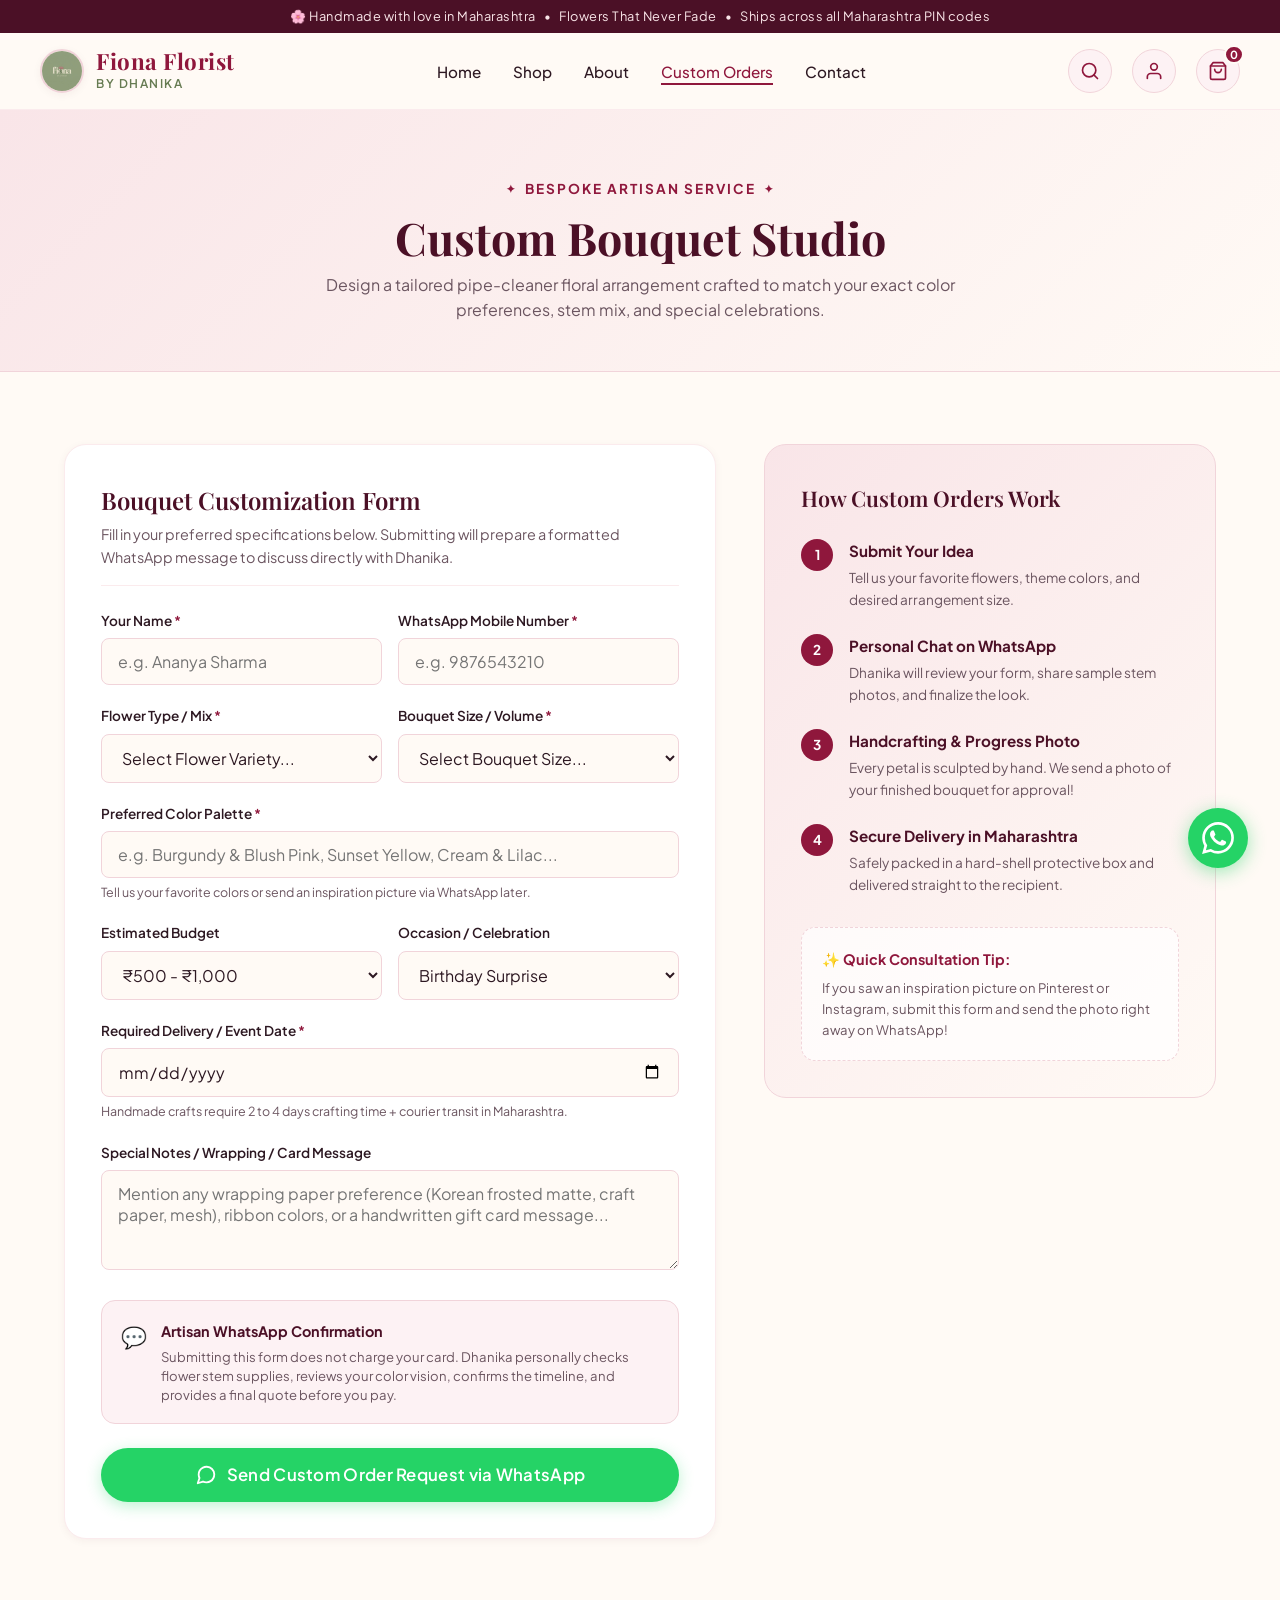
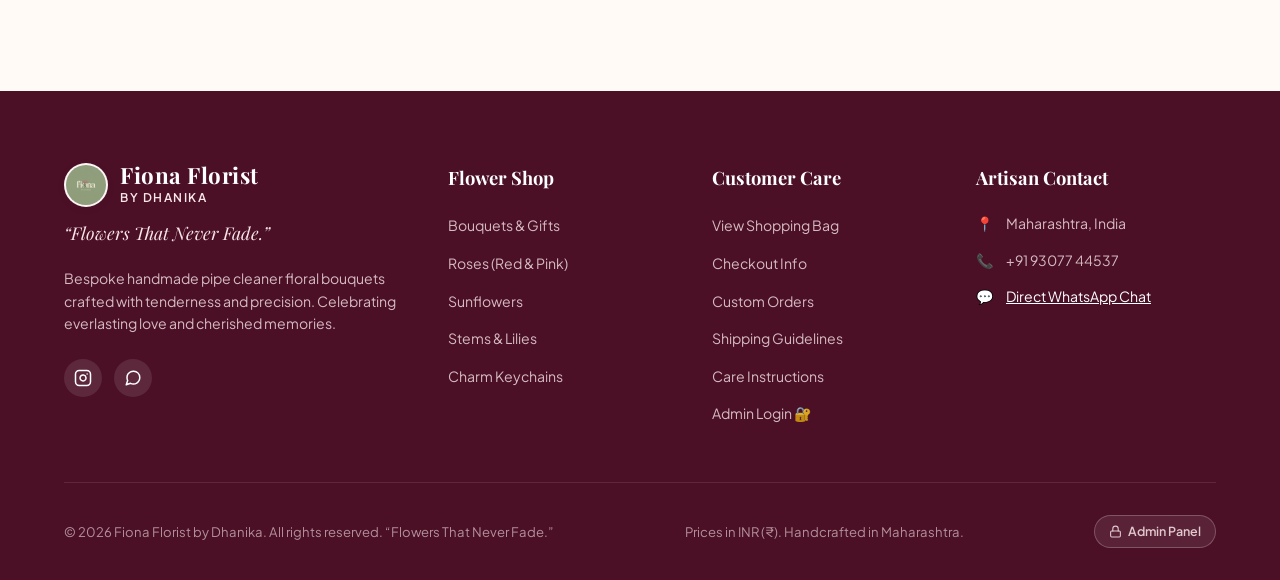
<file: custom-order.html>
<!DOCTYPE html>
<html lang="en">
<head>
  <meta charset="UTF-8">
  <meta name="viewport" content="width=device-width, initial-scale=1.0">
  <title>Custom Orders — Fiona Florist by Dhanika | Bespoke Handmade Bouquets</title>
  <meta name="description" content="Order a personalized handmade pipe-cleaner bouquet with Fiona Florist by Dhanika. Choose your favorite flowers, colors, and arrangements. Handcrafted in Maharashtra.">
  <link rel="stylesheet" href="css/style.css">
  <link rel="stylesheet" href="css/responsive.css">
  <link rel="icon" type="image/jpeg" href="assets/logo/logo.jpeg">
</head>
<body>

  <!-- Top Announcement Bar -->
  <div class="top-announcement">
    <span>🌸 Handmade with love in Maharashtra</span>
    <span>•</span>
    <span>Flowers That Never Fade</span>
    <span>•</span>
    <span>Ships across all Maharashtra PIN codes</span>
  </div>

  <!-- Navbar -->
  <header class="navbar-wrapper">
    <div class="container navbar">
      <a href="index.html" class="logo">
        <img src="assets/logo/logo.jpeg" alt="Fiona Florist by Dhanika Logo" class="logo-img">
        <div class="logo-text">
          <span class="brand-name">Fiona Florist</span>
          <span class="brand-by">by Dhanika</span>
        </div>
      </a>

      <!-- Desktop Nav Links -->
      <nav>
        <ul class="nav-links">
          <li><a href="index.html" class="nav-link">Home</a></li>
          <li><a href="shop.html" class="nav-link">Shop</a></li>
          <li><a href="about.html" class="nav-link">About</a></li>
          <li><a href="custom-order.html" class="nav-link active">Custom Orders</a></li>
          <li><a href="contact.html" class="nav-link">Contact</a></li>
        </ul>
      </nav>

      <!-- Nav Actions -->
      <div class="nav-actions">
        <button type="button" class="icon-btn search-trigger-btn" aria-label="Search flowers">
          <svg width="20" height="20" viewBox="0 0 24 24" fill="none" stroke="currentColor" stroke-width="2" stroke-linecap="round" stroke-linejoin="round">
            <circle cx="11" cy="11" r="8"></circle>
            <line x1="21" y1="21" x2="16.65" y2="16.65"></line>
          </svg>
        </button>

        <button type="button" class="icon-btn auth-nav-btn" aria-label="Account Login or Profile" title="Account">
          <svg width="20" height="20" viewBox="0 0 24 24" fill="none" stroke="currentColor" stroke-width="2" stroke-linecap="round" stroke-linejoin="round">
            <path d="M20 21v-2a4 4 0 0 0-4-4H8a4 4 0 0 0-4 4v2"></path>
            <circle cx="12" cy="7" r="4"></circle>
          </svg>
          <span class="user-status-dot" style="display: none;"></span>
        </button>

        <a href="cart.html" class="icon-btn" aria-label="Shopping Cart">
          <svg width="20" height="20" viewBox="0 0 24 24" fill="none" stroke="currentColor" stroke-width="2" stroke-linecap="round" stroke-linejoin="round">
            <path d="M6 2L3 6v14a2 2 0 0 0 2 2h14a2 2 0 0 0 2-2V6l-3-4z"></path>
            <line x1="3" y1="6" x2="21" y2="6"></line>
            <path d="M16 10a4 4 0 0 1-8 0"></path>
          </svg>
          <span class="cart-count">0</span>
        </a>

        <button type="button" class="hamburger-btn" aria-label="Toggle navigation menu">
          <span></span>
          <span></span>
          <span></span>
        </button>
      </div>
    </div>
  </header>

  <!-- Mobile Nav Drawer -->
  <div class="mobile-nav-backdrop"></div>
  <aside class="mobile-nav">
    <div class="mobile-nav-header">
      <div class="logo">
        <img src="assets/logo/logo.jpeg" alt="Fiona Florist by Dhanika Logo" class="logo-img">
        <div class="logo-text">
          <span class="brand-name">Fiona Florist</span>
          <span class="brand-by">by Dhanika</span>
        </div>
      </div>
      <button type="button" class="close-mobile-nav" style="font-size: 1.8rem; color: var(--color-burgundy);">&times;</button>
    </div>
    <ul class="mobile-nav-links">
      <li><a href="index.html">Home</a></li>
      <li><a href="shop.html">Flower Shop</a></li>
      <li><a href="about.html">About Dhanika</a></li>
      <li><a href="custom-order.html" class="active">Custom Orders</a></li>
      <li><a href="contact.html">Contact & FAQ</a></li>
      <li><a href="cart.html">Shopping Bag (<span class="cart-count">0</span>)</a></li>
      <li><a href="#" id="mobile-auth-trigger">👤 <span id="mobile-auth-text">Login / Register</span></a></li>
    </ul>
    <div style="margin-top: auto; padding-top: 1.5rem; border-top: 1px solid var(--color-border);">
      <button class="btn btn-whatsapp trigger-whatsapp-btn" style="width: 100%;">
        Chat on WhatsApp
      </button>
    </div>
  </aside>

  <!-- Search Modal -->
  <div class="search-modal">
    <div class="search-modal-box">
      <div class="search-modal-header">
        <h3 class="heading-tertiary">Search Fiona Florist</h3>
        <button type="button" class="close-modal-btn">&times;</button>
      </div>
      <div class="search-box" style="max-width: 100%;">
        <svg class="search-icon" width="18" height="18" viewBox="0 0 24 24" fill="none" stroke="currentColor" stroke-width="2" stroke-linecap="round" stroke-linejoin="round">
          <circle cx="11" cy="11" r="8"></circle>
          <line x1="21" y1="21" x2="16.65" y2="16.65"></line>
        </svg>
        <input type="text" class="search-modal-input" placeholder="Type flower name (e.g., Rose, Tulip, Sunflower) and press Enter...">
      </div>
    </div>
  </div>

  <!-- Hero Banner -->
  <section style="background: linear-gradient(135deg, var(--color-blush-pink) 0%, var(--color-cream) 100%); padding: 4rem 0 3rem; border-bottom: 1px solid var(--color-border);">
    <div class="container text-center">
      <span class="subheading">Bespoke Artisan Service</span>
      <h1 class="heading-primary" style="font-size: 2.8rem; margin-bottom: 0.5rem;">Custom Bouquet Studio</h1>
      <p class="text-muted" style="max-width: 650px; margin: 0 auto;">
        Design a tailored pipe-cleaner floral arrangement crafted to match your exact color preferences, stem mix, and special celebrations.
      </p>
    </div>
  </section>

  <!-- Custom Order Form & Process Guide -->
  <main class="custom-order-section">
    <div class="container custom-order-layout">
      
      <!-- Custom Bouquet Form Card -->
      <div class="form-card">
        <div style="margin-bottom: 1.5rem; padding-bottom: 1rem; border-bottom: 1px solid var(--color-border-light);">
          <h2 class="heading-tertiary" style="font-size: 1.5rem; margin-bottom: 0.25rem;">Bouquet Customization Form</h2>
          <p class="text-muted" style="font-size: 0.9rem;">
            Fill in your preferred specifications below. Submitting will prepare a formatted WhatsApp message to discuss directly with Dhanika.
          </p>
        </div>

        <form id="custom-order-form">
          <div class="form-row">
            <div class="form-group">
              <label for="custom-name" class="form-label">Your Name <span class="required">*</span></label>
              <input type="text" id="custom-name" class="form-control" placeholder="e.g. Ananya Sharma" required>
            </div>
            <div class="form-group">
              <label for="custom-phone" class="form-label">WhatsApp Mobile Number <span class="required">*</span></label>
              <input type="tel" id="custom-phone" class="form-control" placeholder="e.g. 9876543210" required>
            </div>
          </div>

          <div class="form-row">
            <div class="form-group">
              <label for="custom-flower-type" class="form-label">Flower Type / Mix <span class="required">*</span></label>
              <select id="custom-flower-type" class="form-control" required>
                <option value="">Select Flower Variety...</option>
                <option value="Special Flower Bouquets">Special Handcrafted Bouquets</option>
                <option value="Roses Collection">Roses Collection (Red & Pink)</option>
                <option value="Sunflowers Collection">Sunny Sunflowers Collection</option>
                <option value="Lilies & Stems">White Lilies & Stem Flowers</option>
                <option value="Custom Keychains">Charm Keychains (Butterfly, Flower, Heart, etc.)</option>
                <option value="Hair Accessories">Floral Hair Accessories</option>
                <option value="Full Garden Medley">Full Garden Medley (Mixed Blooms)</option>
                <option value="Special Flower (Tell us in notes)">Other / Unique Request</option>
              </select>
            </div>

            <div class="form-group">
              <label for="custom-size" class="form-label">Bouquet Size / Volume <span class="required">*</span></label>
              <select id="custom-size" class="form-control" required>
                <option value="">Select Bouquet Size...</option>
                <option value="Petite / Single Flower Duo (2-3 stems)">Petite Duo (2-3 stems)</option>
                <option value="Classic Medium Bouquet (5-7 stems)">Classic Medium Bouquet (5-7 stems)</option>
                <option value="Deluxe Bouquet (9-12 stems)">Deluxe Bouquet (9-12 stems)</option>
                <option value="Grand Luxury Centerpiece (15+ stems)">Grand Luxury Centerpiece (15+ stems)</option>
              </select>
            </div>
          </div>

          <div class="form-group">
            <label for="custom-colors" class="form-label">Preferred Color Palette <span class="required">*</span></label>
            <input type="text" id="custom-colors" class="form-control" placeholder="e.g. Burgundy & Blush Pink, Sunset Yellow, Cream & Lilac..." required>
            <p class="form-hint">Tell us your favorite colors or send an inspiration picture via WhatsApp later.</p>
          </div>

          <div class="form-row">
            <div class="form-group">
              <label for="custom-budget" class="form-label">Estimated Budget</label>
              <select id="custom-budget" class="form-control">
                <option value="₹250 - ₹500">₹250 - ₹500</option>
                <option value="₹500 - ₹1,000" selected>₹500 - ₹1,000</option>
                <option value="₹1,000 - ₹1,800">₹1,000 - ₹1,800</option>
                <option value="₹2,000+ (Grand Luxury)">₹2,000+ (Grand Luxury)</option>
                <option value="Open to recommendations">Open to recommendations</option>
              </select>
            </div>

            <div class="form-group">
              <label for="custom-occasion" class="form-label">Occasion / Celebration</label>
              <select id="custom-occasion" class="form-control">
                <option value="Birthday Surprise">Birthday Surprise</option>
                <option value="Anniversary Keepsake">Anniversary Keepsake</option>
                <option value="Graduation / Achievement">Graduation / Achievement</option>
                <option value="Valentine's / Romance">Valentine's / Romance</option>
                <option value="Room Decor / Personal Treat">Room Decor / Personal Treat</option>
                <option value="Get Well Soon / Cheer Up">Get Well Soon / Cheer Up</option>
                <option value="Other Milestone">Other Milestone</option>
              </select>
            </div>
          </div>

          <div class="form-group">
            <label for="custom-date" class="form-label">Required Delivery / Event Date <span class="required">*</span></label>
            <input type="date" id="custom-date" class="form-control" required>
            <p class="form-hint">Handmade crafts require 2 to 4 days crafting time + courier transit in Maharashtra.</p>
          </div>

          <div class="form-group">
            <label for="custom-notes" class="form-label">Special Notes / Wrapping / Card Message</label>
            <textarea id="custom-notes" class="form-control" placeholder="Mention any wrapping paper preference (Korean frosted matte, craft paper, mesh), ribbon colors, or a handwritten gift card message..."></textarea>
          </div>

          <div class="order-verification-note">
            <div class="note-icon">💬</div>
            <div class="note-content">
              <h5>Artisan WhatsApp Confirmation</h5>
              <p>
                Submitting this form does not charge your card. Dhanika personally checks flower stem supplies, reviews your color vision, confirms the timeline, and provides a final quote before you pay.
              </p>
            </div>
          </div>

          <button type="submit" class="btn btn-whatsapp btn-lg" style="width: 100%;">
            <svg width="22" height="22" viewBox="0 0 24 24" fill="none" stroke="currentColor" stroke-width="2" stroke-linecap="round" stroke-linejoin="round">
              <path d="M21 11.5a8.38 8.38 0 0 1-.9 3.8 8.5 8.5 0 0 1-7.6 4.7 8.38 8.38 0 0 1-3.8-.9L3 21l1.9-5.7a8.38 8.38 0 0 1-.9-3.8 8.5 8.5 0 0 1 4.7-7.6 8.38 8.38 0 0 1 3.8-.9h.5a8.48 8.48 0 0 1 8 8v.5z"></path>
            </svg>
            Send Custom Order Request via WhatsApp
          </button>
        </form>
      </div>

      <!-- Process Guide Card -->
      <aside class="guide-card">
        <h3 class="heading-tertiary" style="margin-bottom: 1.5rem; color: var(--color-deep-burgundy);">How Custom Orders Work</h3>
        
        <div class="guide-step">
          <div class="guide-num">1</div>
          <div class="guide-text">
            <h4>Submit Your Idea</h4>
            <p>Tell us your favorite flowers, theme colors, and desired arrangement size.</p>
          </div>
        </div>

        <div class="guide-step">
          <div class="guide-num">2</div>
          <div class="guide-text">
            <h4>Personal Chat on WhatsApp</h4>
            <p>Dhanika will review your form, share sample stem photos, and finalize the look.</p>
          </div>
        </div>

        <div class="guide-step">
          <div class="guide-num">3</div>
          <div class="guide-text">
            <h4>Handcrafting & Progress Photo</h4>
            <p>Every petal is sculpted by hand. We send a photo of your finished bouquet for approval!</p>
          </div>
        </div>

        <div class="guide-step">
          <div class="guide-num">4</div>
          <div class="guide-text">
            <h4>Secure Delivery in Maharashtra</h4>
            <p>Safely packed in a hard-shell protective box and delivered straight to the recipient.</p>
          </div>
        </div>

        <div style="margin-top: 2rem; padding: 1.25rem; background: rgba(255, 255, 255, 0.7); border-radius: var(--radius-md); border: 1px dashed var(--color-border);">
          <strong style="color: var(--color-burgundy); font-size: 0.9rem; display: block; margin-bottom: 0.35rem;">✨ Quick Consultation Tip:</strong>
          <p style="font-size: 0.82rem; color: var(--color-text-muted);">
            If you saw an inspiration picture on Pinterest or Instagram, submit this form and send the photo right away on WhatsApp!
          </p>
        </div>
      </aside>

    </div>
  </main>

  <!-- Back to top button -->
  <button type="button" class="back-to-top" aria-label="Back to top">
    <svg width="20" height="20" viewBox="0 0 24 24" fill="none" stroke="currentColor" stroke-width="2.5" stroke-linecap="round" stroke-linejoin="round">
      <polyline points="18 15 12 9 6 15"></polyline>
    </svg>
  </button>

  <!-- Footer -->
  <footer class="footer">
    <div class="container">
      <div class="footer-grid">
        <div class="footer-brand">
          <a href="index.html" class="logo">
            <img src="assets/logo/logo.jpeg" alt="Fiona Florist by Dhanika Logo" class="logo-img logo-img-footer">
            <div class="logo-text">
              <span class="brand-name">Fiona Florist</span>
              <span class="brand-by" style="color: var(--color-blush-pink);">by Dhanika</span>
            </div>
          </a>
          <p class="footer-tagline">“Flowers That Never Fade.”</p>
          <p class="footer-about">
            Bespoke handmade pipe cleaner floral bouquets crafted with tenderness and precision. Celebrating everlasting love and cherished memories.
          </p>
          <div class="social-links">
            <a href="https://www.instagram.com/fiona_florist._?psln=YWNibWF6cTd3ajV5" target="_blank" rel="noopener noreferrer" class="social-icon-btn" aria-label="Instagram">
              <svg width="18" height="18" viewBox="0 0 24 24" fill="none" stroke="currentColor" stroke-width="2" stroke-linecap="round" stroke-linejoin="round">
                <rect x="2" y="2" width="20" height="20" rx="5" ry="5"></rect>
                <path d="M16 11.37A4 4 0 1 1 12.63 8 4 4 0 0 1 16 11.37z"></path>
                <line x1="17.5" y1="6.5" x2="17.51" y2="6.5"></line>
              </svg>
            </a>
            <a href="https://whatsapp.com" target="_blank" rel="noopener noreferrer" class="social-icon-btn trigger-whatsapp-btn" aria-label="WhatsApp">
              <svg width="18" height="18" viewBox="0 0 24 24" fill="none" stroke="currentColor" stroke-width="2" stroke-linecap="round" stroke-linejoin="round">
                <path d="M21 11.5a8.38 8.38 0 0 1-.9 3.8 8.5 8.5 0 0 1-7.6 4.7 8.38 8.38 0 0 1-3.8-.9L3 21l1.9-5.7a8.38 8.38 0 0 1-.9-3.8 8.5 8.5 0 0 1 4.7-7.6 8.38 8.38 0 0 1 3.8-.9h.5a8.48 8.48 0 0 1 8 8v.5z"></path>
              </svg>
            </a>
          </div>
        </div>

        <div>
          <h4 class="footer-heading">Flower Shop</h4>
          <ul class="footer-links">
            <li><a href="shop.html?category=bouquets">Bouquets & Gifts</a></li>
            <li><a href="shop.html?category=roses">Roses (Red & Pink)</a></li>
            <li><a href="shop.html?category=sunflowers">Sunflowers</a></li>
            <li><a href="shop.html?category=flowers">Stems & Lilies</a></li>
            <li><a href="shop.html?category=keychains">Charm Keychains</a></li>
          </ul>
        </div>

        <div>
          <h4 class="footer-heading">Customer Care</h4>
          <ul class="footer-links">
            <li><a href="cart.html">View Shopping Bag</a></li>
            <li><a href="checkout.html">Checkout Info</a></li>
            <li><a href="custom-order.html">Custom Orders</a></li>
            <li><a href="contact.html">Shipping Guidelines</a></li>
            <li><a href="about.html">Care Instructions</a></li>
            <li><a href="admin.html">Admin Login 🔐</a></li>
          </ul>
        </div>

        <div>
          <h4 class="footer-heading">Artisan Contact</h4>
          <div class="footer-contact-item">
            <span>📍</span>
            <span>Maharashtra, India</span>
          </div>
          <div class="footer-contact-item">
            <span>📞</span>
            <span>+91 93077 44537</span>
          </div>
          <div class="footer-contact-item">
            <span>💬</span>
            <a href="#" class="trigger-whatsapp-btn" style="color: var(--color-white); text-decoration: underline;">Direct WhatsApp Chat</a>
          </div>
        </div>
      </div>

      <div class="footer-bottom">
        <p>&copy; 2026 Fiona Florist by Dhanika. All rights reserved. “Flowers That Never Fade.”</p>
        <p>Prices in INR (₹). Handcrafted in Maharashtra.</p>
        <div class="footer-admin-wrap">
          <a href="admin.html" class="footer-admin-btn" title="Admin Portal">
            <svg width="13" height="13" viewBox="0 0 24 24" fill="none" stroke="currentColor" stroke-width="2" stroke-linecap="round" stroke-linejoin="round" style="vertical-align:-1px;"><rect x="3" y="11" width="18" height="11" rx="2" ry="2"></rect><path d="M7 11V7a5 5 0 0 1 10 0v4"></path></svg>
            Admin Panel
          </a>
        </div>
      </div>
    </div>
  </footer>

  <!-- Scripts -->
  <script src="js/products.js"></script>
  <script src="js/auth.js"></script>
  <script src="js/admin-render.js"></script>
  <script src="js/main.js"></script>
  <script src="js/custom-order.js"></script>
</body>
</html>
</file>
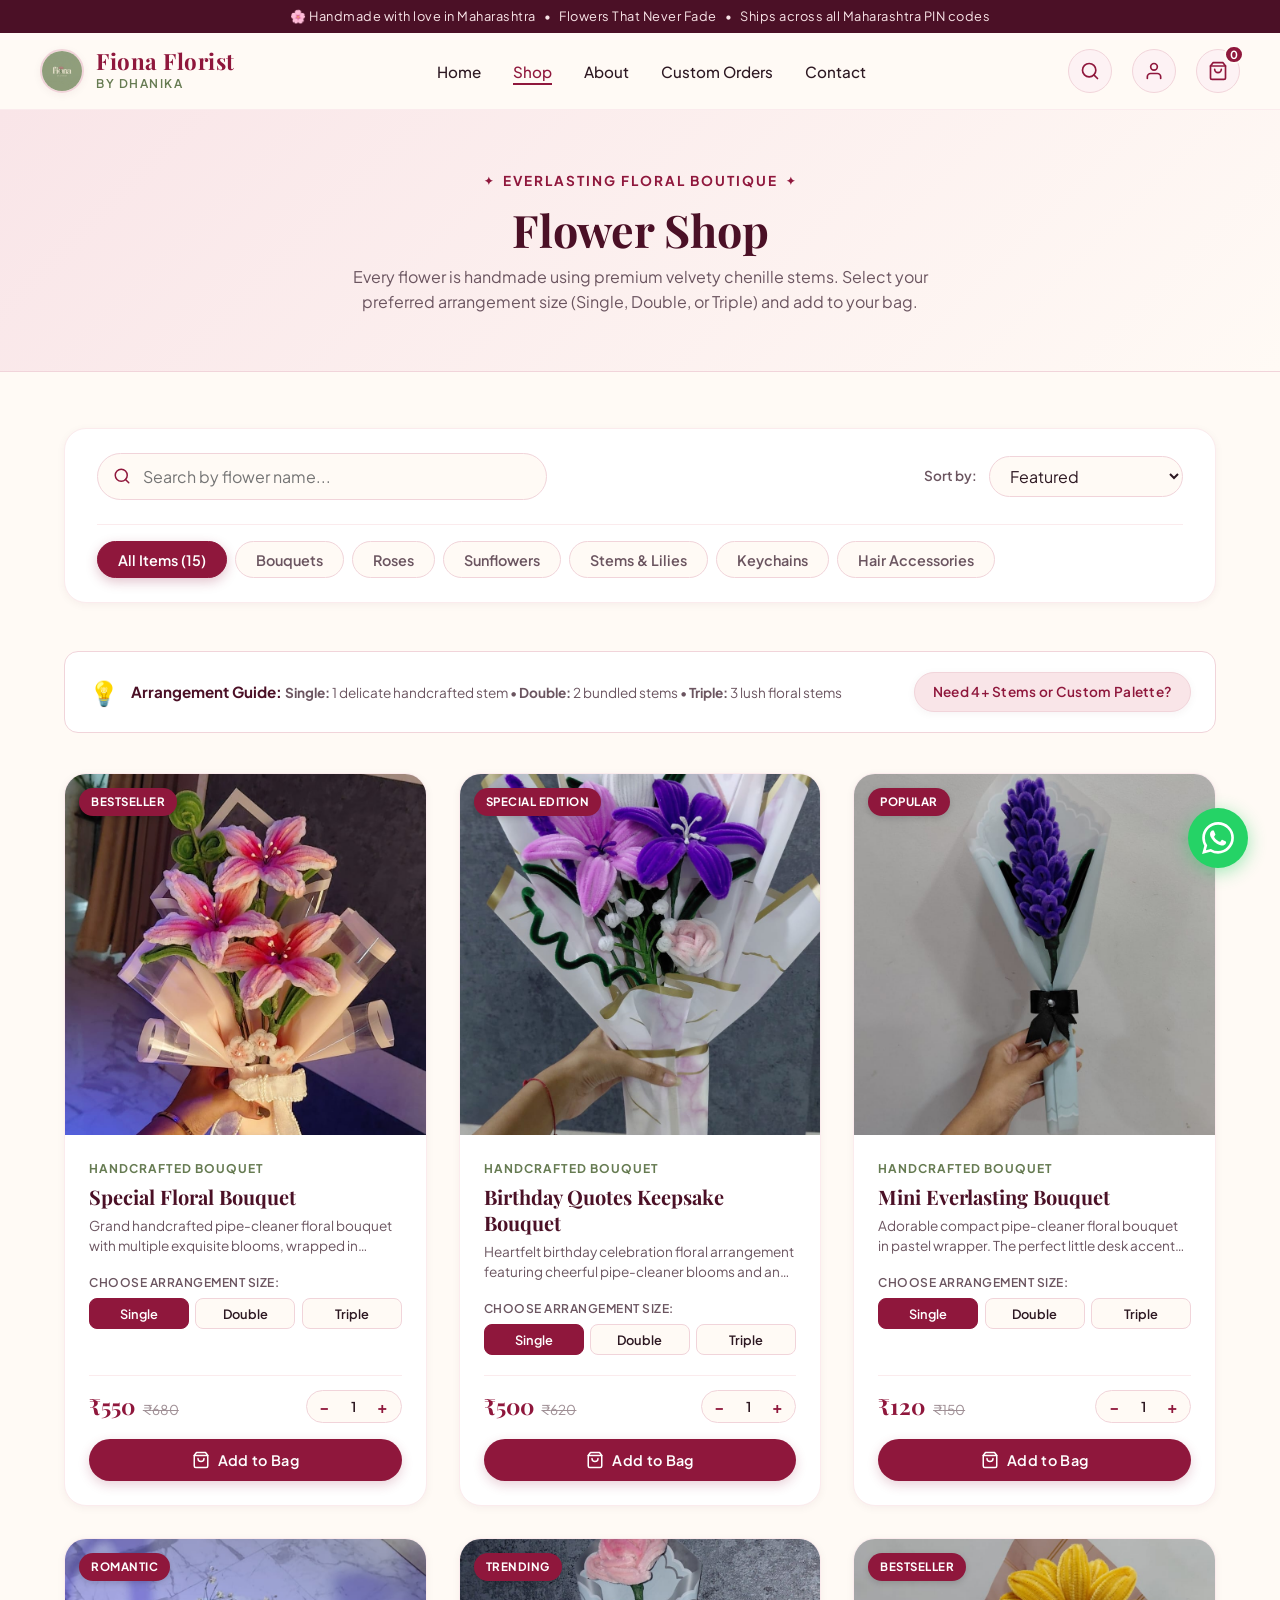
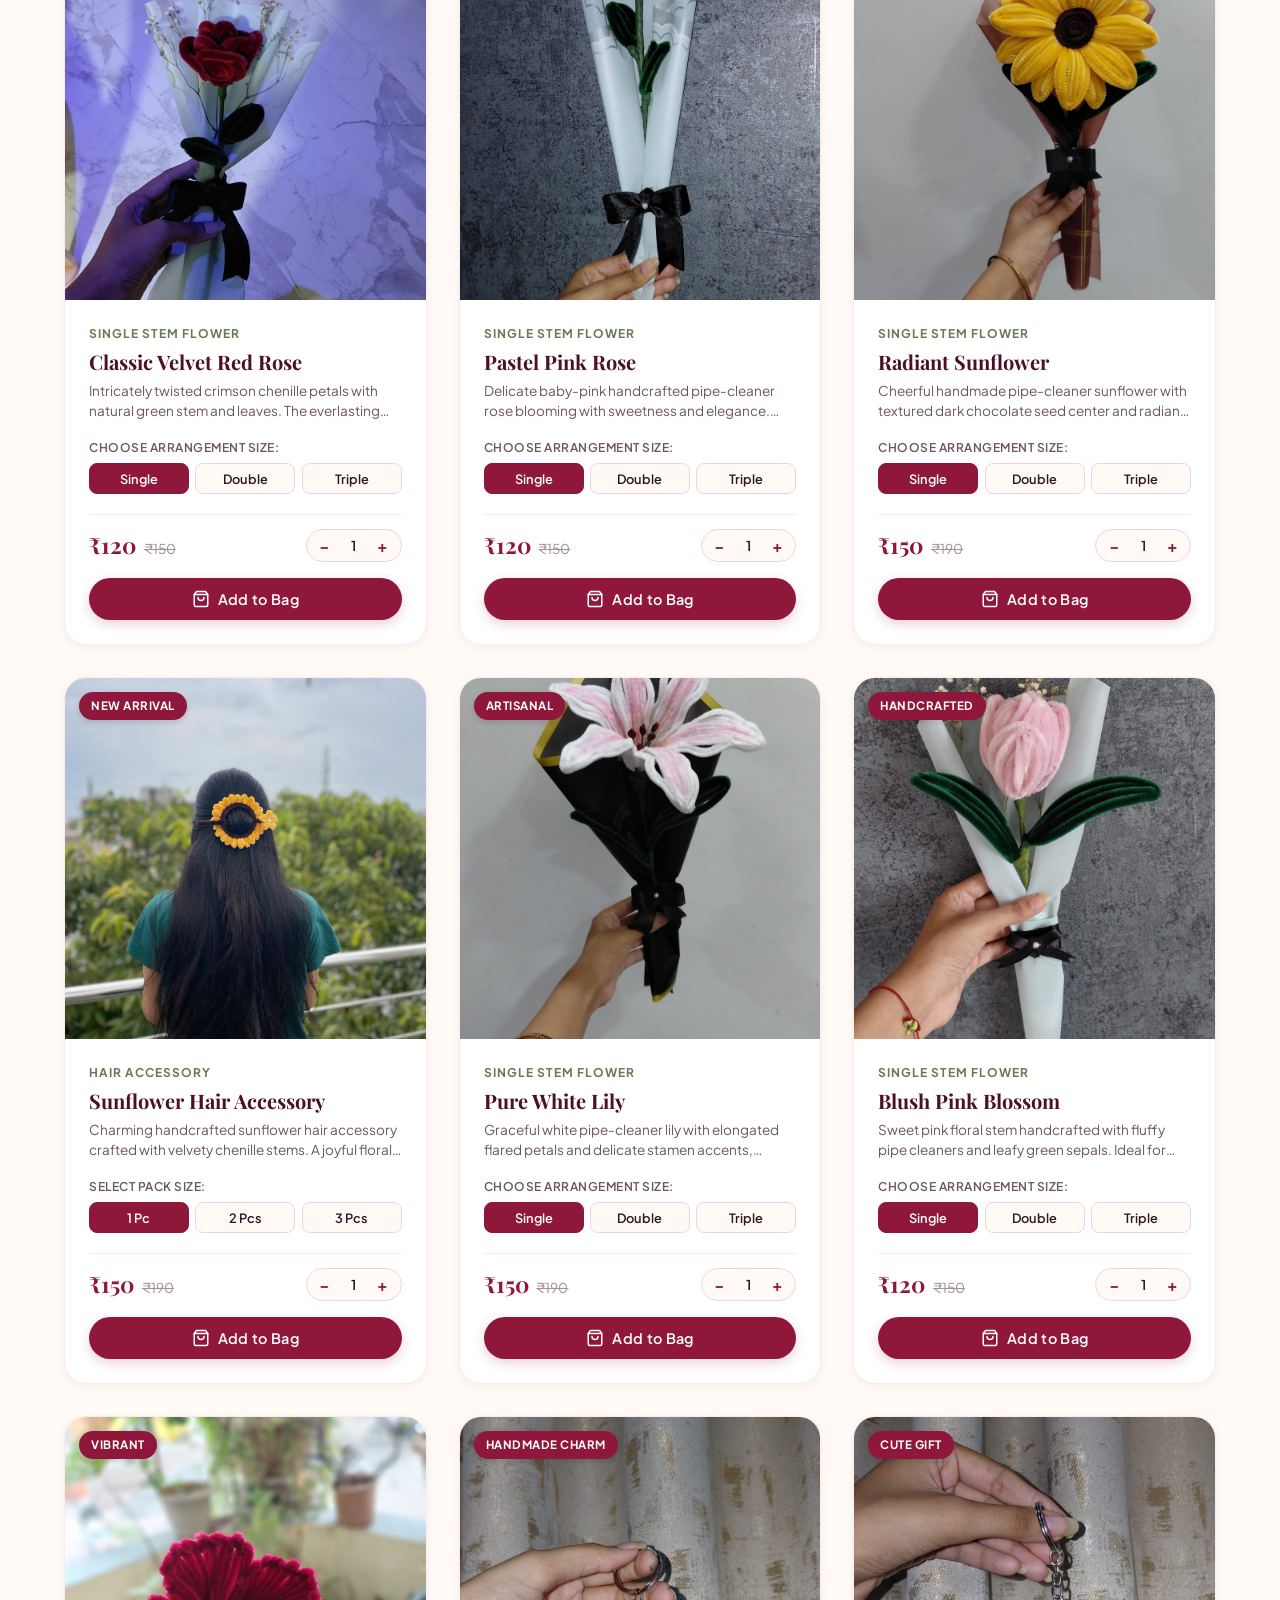
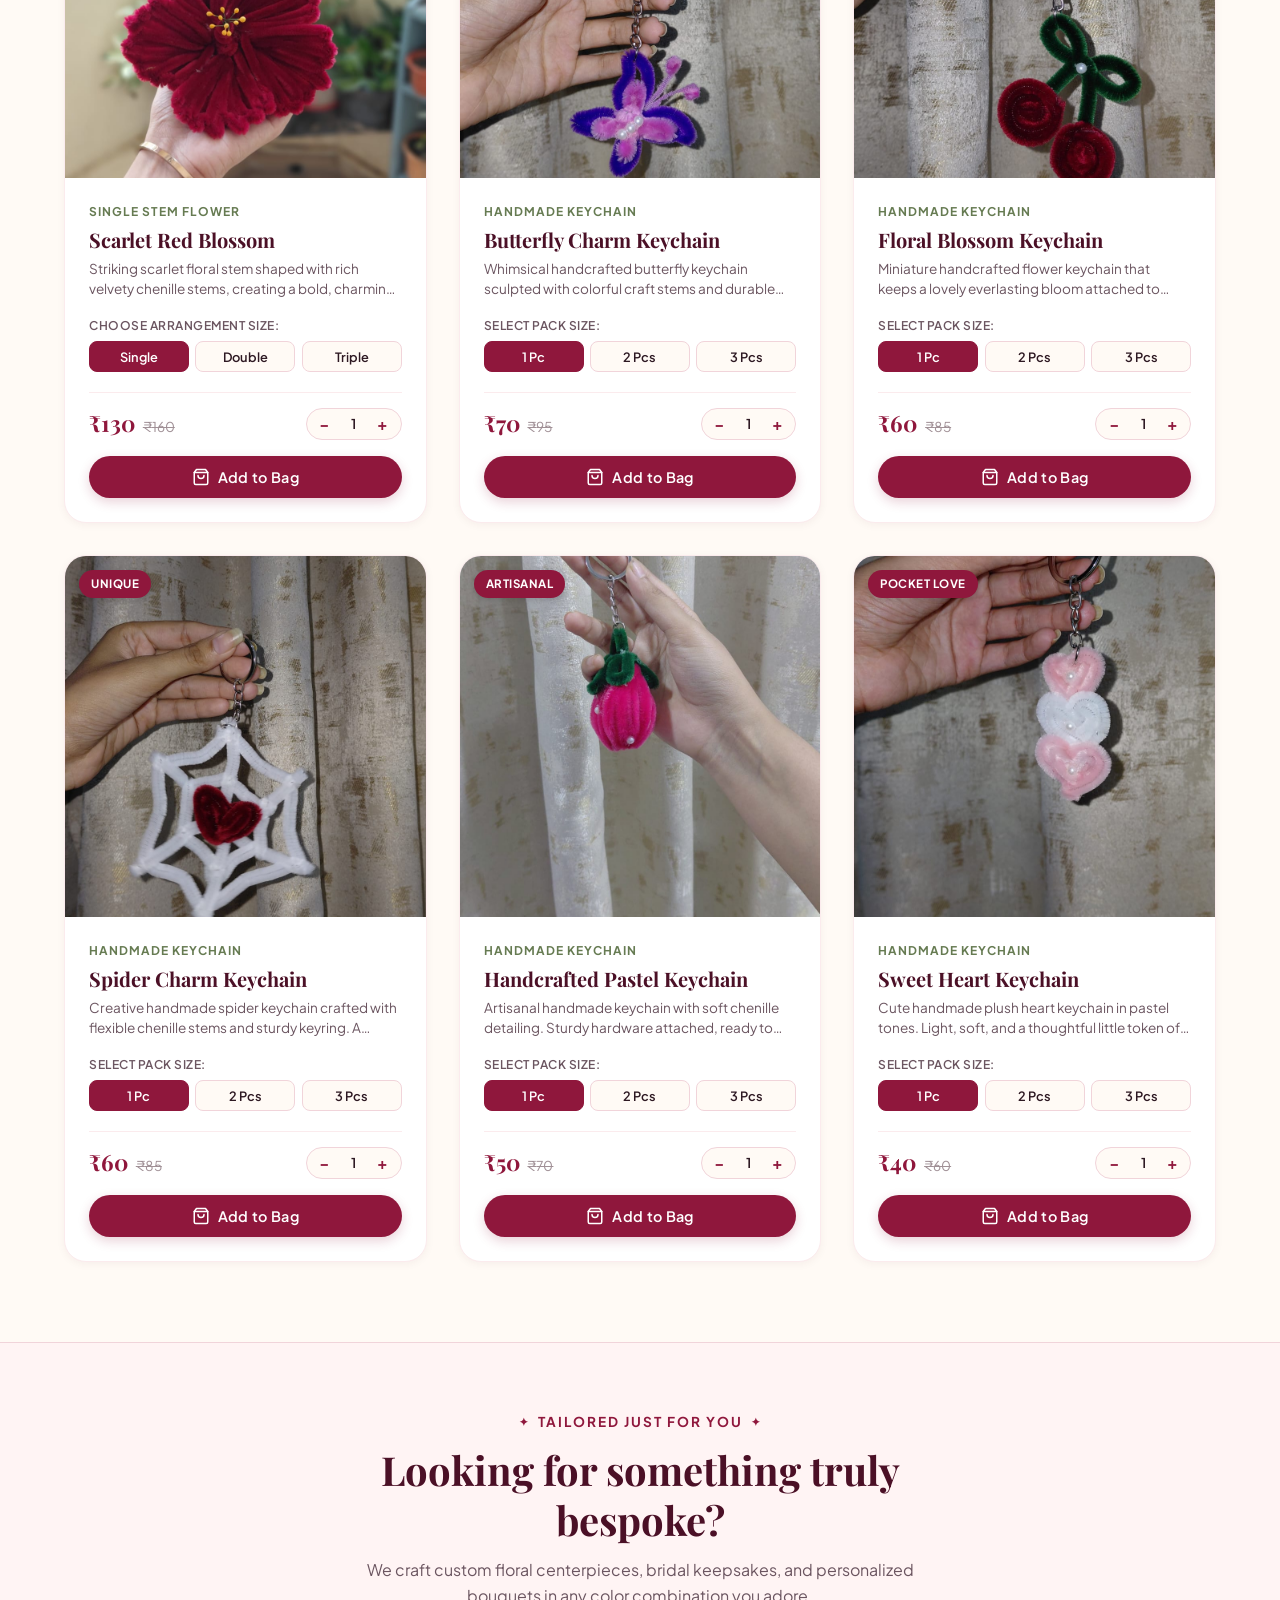
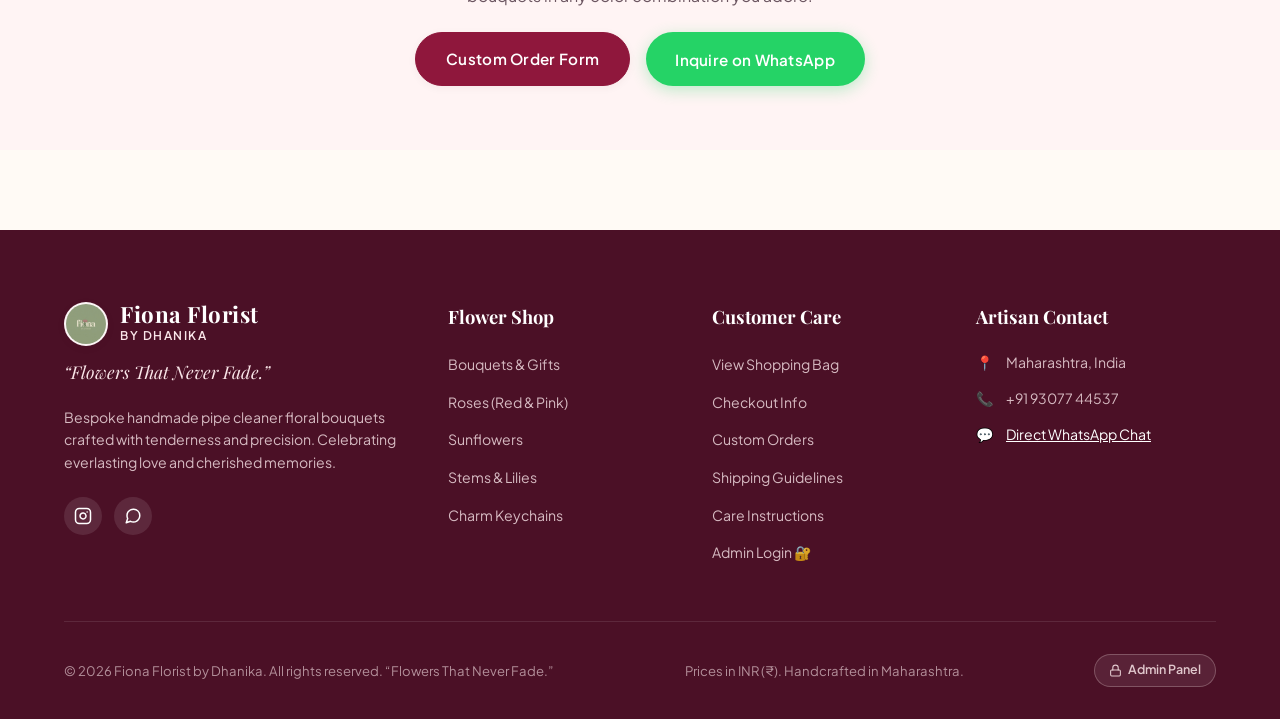
<file: shop.html>
<!DOCTYPE html>
<html lang="en">
<head>
  <meta charset="UTF-8">
  <meta name="viewport" content="width=device-width, initial-scale=1.0">
  <title>Flower Shop — Fiona Florist by Dhanika | Handmade Pipe Cleaner Flowers</title>
  <meta name="description" content="Shop handmade pipe-cleaner roses, sunflowers, tulips and lilies. Choose Single, Double, or Triple arrangements. Handcrafted in Maharashtra.">
  <link rel="stylesheet" href="css/style.css">
  <link rel="stylesheet" href="css/responsive.css">
  <link rel="icon" type="image/jpeg" href="assets/logo/logo.jpeg">
</head>
<body>

  <!-- Top Announcement Bar -->
  <div class="top-announcement">
    <span>🌸 Handmade with love in Maharashtra</span>
    <span>•</span>
    <span>Flowers That Never Fade</span>
    <span>•</span>
    <span>Ships across all Maharashtra PIN codes</span>
  </div>

  <!-- Navbar -->
  <header class="navbar-wrapper">
    <div class="container navbar">
      <a href="index.html" class="logo">
        <img src="assets/logo/logo.jpeg" alt="Fiona Florist by Dhanika Logo" class="logo-img">
        <div class="logo-text">
          <span class="brand-name">Fiona Florist</span>
          <span class="brand-by">by Dhanika</span>
        </div>
      </a>

      <!-- Desktop Nav Links -->
      <nav>
        <ul class="nav-links">
          <li><a href="index.html" class="nav-link">Home</a></li>
          <li><a href="shop.html" class="nav-link active">Shop</a></li>
          <li><a href="about.html" class="nav-link">About</a></li>
          <li><a href="custom-order.html" class="nav-link">Custom Orders</a></li>
          <li><a href="contact.html" class="nav-link">Contact</a></li>
        </ul>
      </nav>

      <!-- Nav Actions -->
      <div class="nav-actions">
        <button type="button" class="icon-btn search-trigger-btn" aria-label="Search flowers">
          <svg width="20" height="20" viewBox="0 0 24 24" fill="none" stroke="currentColor" stroke-width="2" stroke-linecap="round" stroke-linejoin="round">
            <circle cx="11" cy="11" r="8"></circle>
            <line x1="21" y1="21" x2="16.65" y2="16.65"></line>
          </svg>
        </button>

        <button type="button" class="icon-btn auth-nav-btn" aria-label="Account Login or Profile" title="Account">
          <svg width="20" height="20" viewBox="0 0 24 24" fill="none" stroke="currentColor" stroke-width="2" stroke-linecap="round" stroke-linejoin="round">
            <path d="M20 21v-2a4 4 0 0 0-4-4H8a4 4 0 0 0-4 4v2"></path>
            <circle cx="12" cy="7" r="4"></circle>
          </svg>
          <span class="user-status-dot" style="display: none;"></span>
        </button>

        <a href="cart.html" class="icon-btn" aria-label="Shopping Cart">
          <svg width="20" height="20" viewBox="0 0 24 24" fill="none" stroke="currentColor" stroke-width="2" stroke-linecap="round" stroke-linejoin="round">
            <path d="M6 2L3 6v14a2 2 0 0 0 2 2h14a2 2 0 0 0 2-2V6l-3-4z"></path>
            <line x1="3" y1="6" x2="21" y2="6"></line>
            <path d="M16 10a4 4 0 0 1-8 0"></path>
          </svg>
          <span class="cart-count">0</span>
        </a>

        <button type="button" class="hamburger-btn" aria-label="Toggle navigation menu">
          <span></span>
          <span></span>
          <span></span>
        </button>
      </div>
    </div>
  </header>

  <!-- Mobile Nav Drawer -->
  <div class="mobile-nav-backdrop"></div>
  <aside class="mobile-nav">
    <div class="mobile-nav-header">
      <div class="logo">
        <img src="assets/logo/logo.jpeg" alt="Fiona Florist by Dhanika Logo" class="logo-img">
        <div class="logo-text">
          <span class="brand-name">Fiona Florist</span>
          <span class="brand-by">by Dhanika</span>
        </div>
      </div>
      <button type="button" class="close-mobile-nav" style="font-size: 1.8rem; color: var(--color-burgundy);">&times;</button>
    </div>
    <ul class="mobile-nav-links">
      <li><a href="index.html">Home</a></li>
      <li><a href="shop.html" class="active">Flower Shop</a></li>
      <li><a href="about.html">About Dhanika</a></li>
      <li><a href="custom-order.html">Custom Orders</a></li>
      <li><a href="contact.html">Contact & FAQ</a></li>
      <li><a href="cart.html">Shopping Bag (<span class="cart-count">0</span>)</a></li>
      <li><a href="#" id="mobile-auth-trigger">👤 <span id="mobile-auth-text">Login / Register</span></a></li>
    </ul>
    <div style="margin-top: auto; padding-top: 1.5rem; border-top: 1px solid var(--color-border);">
      <button class="btn btn-whatsapp trigger-whatsapp-btn" style="width: 100%;">
        Chat on WhatsApp
      </button>
    </div>
  </aside>

  <!-- Search Modal -->
  <div class="search-modal">
    <div class="search-modal-box">
      <div class="search-modal-header">
        <h3 class="heading-tertiary">Search Fiona Florist</h3>
        <button type="button" class="close-modal-btn">&times;</button>
      </div>
      <div class="search-box" style="max-width: 100%;">
        <svg class="search-icon" width="18" height="18" viewBox="0 0 24 24" fill="none" stroke="currentColor" stroke-width="2" stroke-linecap="round" stroke-linejoin="round">
          <circle cx="11" cy="11" r="8"></circle>
          <line x1="21" y1="21" x2="16.65" y2="16.65"></line>
        </svg>
        <input type="text" class="search-modal-input" placeholder="Type flower name (e.g., Rose, Tulip, Sunflower) and press Enter...">
      </div>
    </div>
  </div>

  <!-- Shop Header Banner -->
  <section style="background: linear-gradient(135deg, var(--color-blush-pink) 0%, var(--color-cream) 100%); padding: 3.5rem 0; border-bottom: 1px solid var(--color-border);">
    <div class="container text-center">
      <span class="subheading">Everlasting Floral Boutique</span>
      <h1 class="heading-primary" style="font-size: 2.8rem; margin-bottom: 0.5rem;">Flower Shop</h1>
      <p class="text-muted" style="max-width: 600px; margin: 0 auto;">
        Every flower is handmade using premium velvety chenille stems. Select your preferred arrangement size (Single, Double, or Triple) and add to your bag.
      </p>
    </div>
  </section>

  <!-- Shop Catalog Content -->
  <main class="shop-section" style="padding: 3.5rem 0 5rem;">
    <div class="container">
      
      <!-- Filter and Controls -->
      <div class="shop-controls">
        <div class="search-and-sort">
          <div class="search-box">
            <svg class="search-icon" width="18" height="18" viewBox="0 0 24 24" fill="none" stroke="currentColor" stroke-width="2" stroke-linecap="round" stroke-linejoin="round">
              <circle cx="11" cy="11" r="8"></circle>
              <line x1="21" y1="21" x2="16.65" y2="16.65"></line>
            </svg>
            <input type="text" id="shop-search-input" placeholder="Search by flower name...">
          </div>

          <div style="display: flex; align-items: center; gap: 0.75rem;">
            <label for="shop-sort-select" style="font-size: 0.85rem; font-weight: 600; color: var(--color-text-muted);">Sort by:</label>
            <select id="shop-sort-select" class="form-control" style="width: auto; padding: 0.5rem 1rem; border-radius: var(--radius-full);">
              <option value="default">Featured</option>
              <option value="price-low">Price: Low to High</option>
              <option value="price-high">Price: High to Low</option>
              <option value="name">Flower Name (A-Z)</option>
            </select>
          </div>
        </div>

        <!-- Category Filter Pills -->
        <div class="category-tabs" style="border-top: 1px solid var(--color-border-light); padding-top: 1rem;">
          <button type="button" class="filter-btn active" data-category="all">All Items (15)</button>
          <button type="button" class="filter-btn" data-category="bouquets">Bouquets</button>
          <button type="button" class="filter-btn" data-category="roses">Roses</button>
          <button type="button" class="filter-btn" data-category="sunflowers">Sunflowers</button>
          <button type="button" class="filter-btn" data-category="flowers">Stems & Lilies</button>
          <button type="button" class="filter-btn" data-category="keychains">Keychains</button>
          <button type="button" class="filter-btn" data-category="accessories">Hair Accessories</button>
        </div>
      </div>

      <!-- Pricing Reference Guide Card -->
      <div style="background-color: var(--color-white); border-radius: var(--radius-md); padding: 1.25rem 1.5rem; margin-bottom: 2.5rem; border: 1px solid var(--color-border); display: flex; align-items: center; justify-content: space-between; flex-wrap: wrap; gap: 1rem;">
        <div style="display: flex; align-items: center; gap: 0.75rem;">
          <span style="font-size: 1.5rem;">💡</span>
          <div>
            <strong style="color: var(--color-deep-burgundy); font-size: 0.95rem;">Arrangement Guide:</strong>
            <span style="font-size: 0.85rem; color: var(--color-text-muted);">
              <strong>Single:</strong> 1 delicate handcrafted stem • <strong>Double:</strong> 2 bundled stems • <strong>Triple:</strong> 3 lush floral stems
            </span>
          </div>
        </div>
        <a href="custom-order.html" class="btn btn-secondary btn-sm">
          Need 4+ Stems or Custom Palette?
        </a>
      </div>

      <!-- Products Grid -->
      <div class="products-grid" id="products-grid">
        <!-- Rendered by shop.js -->
      </div>

    </div>
  </main>

  <!-- Custom Order Prompt Banner -->
  <section style="background-color: var(--color-light-pink); padding: 4rem 0; border-top: 1px solid var(--color-border); text-align: center;">
    <div class="container" style="max-width: 650px;">
      <span class="subheading">Tailored Just For You</span>
      <h2 class="heading-secondary">Looking for something truly bespoke?</h2>
      <p class="text-muted" style="margin-bottom: 1.5rem;">
        We craft custom floral centerpieces, bridal keepsakes, and personalized bouquets in any color combination you adore.
      </p>
      <div style="display: flex; justify-content: center; gap: 1rem; flex-wrap: wrap;">
        <a href="custom-order.html" class="btn btn-primary">Custom Order Form</a>
        <button class="btn btn-whatsapp trigger-whatsapp-btn" data-message="Hello Dhanika! I'm browsing the flower shop and would like to ask a question. 🌸">
          Inquire on WhatsApp
        </button>
      </div>
    </div>
  </section>

  <!-- Back to top button -->
  <button type="button" class="back-to-top" aria-label="Back to top">
    <svg width="20" height="20" viewBox="0 0 24 24" fill="none" stroke="currentColor" stroke-width="2.5" stroke-linecap="round" stroke-linejoin="round">
      <polyline points="18 15 12 9 6 15"></polyline>
    </svg>
  </button>

  <!-- Footer -->
  <footer class="footer">
    <div class="container">
      <div class="footer-grid">
        <div class="footer-brand">
          <a href="index.html" class="logo">
            <img src="assets/logo/logo.jpeg" alt="Fiona Florist by Dhanika Logo" class="logo-img logo-img-footer">
            <div class="logo-text">
              <span class="brand-name">Fiona Florist</span>
              <span class="brand-by" style="color: var(--color-blush-pink);">by Dhanika</span>
            </div>
          </a>
          <p class="footer-tagline">“Flowers That Never Fade.”</p>
          <p class="footer-about">
            Bespoke handmade pipe cleaner floral bouquets crafted with tenderness and precision. Celebrating everlasting love and cherished memories.
          </p>
          <div class="social-links">
            <a href="https://www.instagram.com/fiona_florist._?psln=YWNibWF6cTd3ajV5" target="_blank" rel="noopener noreferrer" class="social-icon-btn" aria-label="Instagram">
              <svg width="18" height="18" viewBox="0 0 24 24" fill="none" stroke="currentColor" stroke-width="2" stroke-linecap="round" stroke-linejoin="round">
                <rect x="2" y="2" width="20" height="20" rx="5" ry="5"></rect>
                <path d="M16 11.37A4 4 0 1 1 12.63 8 4 4 0 0 1 16 11.37z"></path>
                <line x1="17.5" y1="6.5" x2="17.51" y2="6.5"></line>
              </svg>
            </a>
            <a href="https://whatsapp.com" target="_blank" rel="noopener noreferrer" class="social-icon-btn trigger-whatsapp-btn" aria-label="WhatsApp">
              <svg width="18" height="18" viewBox="0 0 24 24" fill="none" stroke="currentColor" stroke-width="2" stroke-linecap="round" stroke-linejoin="round">
                <path d="M21 11.5a8.38 8.38 0 0 1-.9 3.8 8.5 8.5 0 0 1-7.6 4.7 8.38 8.38 0 0 1-3.8-.9L3 21l1.9-5.7a8.38 8.38 0 0 1-.9-3.8 8.5 8.5 0 0 1 4.7-7.6 8.38 8.38 0 0 1 3.8-.9h.5a8.48 8.48 0 0 1 8 8v.5z"></path>
              </svg>
            </a>
          </div>
        </div>

        <div>
          <h4 class="footer-heading">Flower Shop</h4>
          <ul class="footer-links">
            <li><a href="shop.html?category=bouquets">Bouquets & Gifts</a></li>
            <li><a href="shop.html?category=roses">Roses (Red & Pink)</a></li>
            <li><a href="shop.html?category=sunflowers">Sunflowers</a></li>
            <li><a href="shop.html?category=flowers">Stems & Lilies</a></li>
            <li><a href="shop.html?category=keychains">Charm Keychains</a></li>
          </ul>
        </div>

        <div>
          <h4 class="footer-heading">Customer Care</h4>
          <ul class="footer-links">
            <li><a href="cart.html">View Shopping Bag</a></li>
            <li><a href="checkout.html">Checkout Info</a></li>
            <li><a href="custom-order.html">Custom Orders</a></li>
            <li><a href="contact.html">Shipping Guidelines</a></li>
            <li><a href="about.html">Care Instructions</a></li>
            <li><a href="admin.html">Admin Login 🔐</a></li>
          </ul>
        </div>

        <div>
          <h4 class="footer-heading">Artisan Contact</h4>
          <div class="footer-contact-item">
            <span>📍</span>
            <span>Maharashtra, India</span>
          </div>
          <div class="footer-contact-item">
            <span>📞</span>
            <span>+91 93077 44537</span>
          </div>
          <div class="footer-contact-item">
            <span>💬</span>
            <a href="#" class="trigger-whatsapp-btn" style="color: var(--color-white); text-decoration: underline;">Direct WhatsApp Chat</a>
          </div>
        </div>
      </div>

      <div class="footer-bottom">
        <p>&copy; 2026 Fiona Florist by Dhanika. All rights reserved. “Flowers That Never Fade.”</p>
        <p>Prices in INR (₹). Handcrafted in Maharashtra.</p>
        <div class="footer-admin-wrap">
          <a href="admin.html" class="footer-admin-btn" title="Admin Portal">
            <svg width="13" height="13" viewBox="0 0 24 24" fill="none" stroke="currentColor" stroke-width="2" stroke-linecap="round" stroke-linejoin="round" style="vertical-align:-1px;"><rect x="3" y="11" width="18" height="11" rx="2" ry="2"></rect><path d="M7 11V7a5 5 0 0 1 10 0v4"></path></svg>
            Admin Panel
          </a>
        </div>
      </div>
    </div>
  </footer>

  <!-- Scripts -->
  <script src="js/products.js"></script>
  <script src="js/auth.js"></script>
  <script src="js/admin-render.js"></script>
  <script src="js/main.js"></script>
  <script src="js/shop.js"></script>
</body>
</html>
</file>
<file: css/style.css>
/* ==========================================================================
   FIONA FLORIST BY DHANIKA — MODERN FLORAL DESIGN SYSTEM
   Tagline: "Flowers That Never Fade"
   Color Palette:
   - Burgundy: #8F173C
   - Deep Burgundy: #4B1026
   - Blush Pink: #F9E5E8
   - Light Pink: #FFF4F4
   - Cream: #FFFAF5
   - Floral Green: #667B52
   - White: #FFFFFF
   ========================================================================== */

@import url('https://fonts.googleapis.com/css2?family=Playfair+Display:ital,wght@0,400;0,600;0,700;1,400&family=Plus+Jakarta+Sans:wght@300;400;500;600;700&display=swap');

:root {
  --color-burgundy: #8F173C;
  --color-deep-burgundy: #4B1026;
  --color-burgundy-hover: #751230;
  --color-blush-pink: #F9E5E8;
  --color-blush-pink-light: #FDF2F4;
  --color-light-pink: #FFF4F4;
  --color-cream: #FFFAF5;
  --color-floral-green: #667B52;
  --color-floral-green-dark: #4F613E;
  --color-white: #FFFFFF;
  --color-text-main: #2D1822;
  --color-text-muted: #6B5560;
  --color-border: #F1D4DA;
  --color-border-light: #FBEBED;
  --color-gold: #D4AF37;
  
  --font-heading: 'Playfair Display', Georgia, serif;
  --font-body: 'Plus Jakarta Sans', -apple-system, BlinkMacSystemFont, 'Segoe UI', Roboto, sans-serif;
  
  --shadow-sm: 0 2px 8px rgba(75, 16, 38, 0.05);
  --shadow-md: 0 8px 24px rgba(75, 16, 38, 0.08);
  --shadow-lg: 0 16px 36px rgba(75, 16, 38, 0.12);
  --shadow-hover: 0 20px 40px rgba(143, 23, 60, 0.16);

  --radius-sm: 8px;
  --radius-md: 14px;
  --radius-lg: 22px;
  --radius-full: 9999px;

  --transition: all 0.3s cubic-bezier(0.25, 0.8, 0.25, 1);
  --container-max: 1200px;
}

/* Base Resets */
*, *::before, *::after {
  box-sizing: border-box;
  margin: 0;
  padding: 0;
}

html {
  scroll-behavior: smooth;
  font-size: 16px;
}

body {
  font-family: var(--font-body);
  background-color: var(--color-cream);
  color: var(--color-text-main);
  line-height: 1.6;
  overflow-x: hidden;
  -webkit-font-smoothing: antialiased;
  /* Safe area insets for iPhone notch / Dynamic Island */
  padding-left: env(safe-area-inset-left);
  padding-right: env(safe-area-inset-right);
}

a {
  color: inherit;
  text-decoration: none;
  transition: var(--transition);
}

button {
  font-family: inherit;
  cursor: pointer;
  border: none;
  background: none;
  transition: var(--transition);
  touch-action: manipulation; /* Remove 300ms tap delay on mobile */
}

img {
  max-width: 100%;
  height: auto;
  display: block;
}

input, select, textarea {
  font-family: inherit;
  font-size: 1rem;
  /* Prevent iOS from zooming in when focusing an input with font-size < 16px */
  font-size: max(16px, 1rem);
}

/* Container */
.container {
  width: 100%;
  max-width: var(--container-max);
  margin: 0 auto;
  padding: 0 1.5rem;
}

/* Typography Utilities */
.heading-primary {
  font-family: var(--font-heading);
  font-size: clamp(2.2rem, 5vw, 3.8rem);
  font-weight: 700;
  color: var(--color-deep-burgundy);
  line-height: 1.15;
  margin-bottom: 1rem;
}

.heading-secondary {
  font-family: var(--font-heading);
  font-size: clamp(1.8rem, 3.5vw, 2.5rem);
  font-weight: 700;
  color: var(--color-deep-burgundy);
  line-height: 1.25;
  margin-bottom: 0.75rem;
}

.heading-tertiary {
  font-family: var(--font-heading);
  font-size: 1.35rem;
  font-weight: 600;
  color: var(--color-deep-burgundy);
  margin-bottom: 0.5rem;
}

.subheading {
  display: inline-flex;
  align-items: center;
  gap: 0.5rem;
  font-size: 0.85rem;
  font-weight: 700;
  text-transform: uppercase;
  letter-spacing: 2px;
  color: var(--color-burgundy);
  margin-bottom: 0.75rem;
}

.subheading::before, .subheading::after {
  content: "✦";
  font-size: 0.7rem;
  color: var(--color-burgundy);
}

.text-muted {
  color: var(--color-text-muted);
}

.text-center {
  text-align: center;
}

/* Section Header Component */
.section-header {
  text-align: center;
  max-width: 650px;
  margin: 0 auto 3rem;
}

.section-header p {
  color: var(--color-text-muted);
  font-size: 1.05rem;
}

/* Buttons */
.btn {
  display: inline-flex;
  align-items: center;
  justify-content: center;
  gap: 0.6rem;
  padding: 0.85rem 1.85rem;
  border-radius: var(--radius-full);
  font-weight: 600;
  font-size: 0.95rem;
  letter-spacing: 0.3px;
  transition: var(--transition);
  text-align: center;
  box-shadow: var(--shadow-sm);
  text-decoration: none;
}

.btn-primary {
  background-color: var(--color-burgundy);
  color: var(--color-white);
  border: 1px solid var(--color-burgundy);
}

.btn-primary:hover {
  background-color: var(--color-deep-burgundy);
  border-color: var(--color-deep-burgundy);
  transform: translateY(-2px);
  box-shadow: var(--shadow-hover);
  color: var(--color-white);
}

.btn-secondary {
  background-color: var(--color-blush-pink);
  color: var(--color-burgundy);
  border: 1px solid var(--color-border);
}

.btn-secondary:hover {
  background-color: var(--color-burgundy);
  color: var(--color-white);
  transform: translateY(-2px);
  box-shadow: var(--shadow-md);
}

.btn-outline {
  background-color: transparent;
  color: var(--color-burgundy);
  border: 1.5px solid var(--color-burgundy);
}

.btn-outline:hover {
  background-color: var(--color-burgundy);
  color: var(--color-white);
  transform: translateY(-2px);
}

.btn-whatsapp {
  background-color: #25D366;
  color: #FFFFFF;
  font-weight: 600;
  box-shadow: 0 4px 15px rgba(37, 211, 102, 0.3);
}

.btn-whatsapp:hover {
  background-color: #1EBE5D;
  transform: translateY(-2px);
  box-shadow: 0 8px 25px rgba(37, 211, 102, 0.4);
  color: #FFFFFF;
}

.btn-sm {
  padding: 0.5rem 1.1rem;
  font-size: 0.85rem;
}

.btn-lg {
  padding: 1rem 2.4rem;
  font-size: 1.05rem;
}

/* Navigation Bar */
.navbar-wrapper {
  position: sticky;
  top: 0;
  z-index: 1000;
  background-color: rgba(255, 250, 245, 0.95);
  backdrop-filter: blur(12px);
  -webkit-backdrop-filter: blur(12px);
  border-bottom: 1px solid var(--color-border-light);
  transition: var(--transition);
}

.top-announcement {
  background-color: var(--color-deep-burgundy);
  color: var(--color-blush-pink);
  font-size: 0.8rem;
  text-align: center;
  padding: 0.4rem 1rem;
  letter-spacing: 0.5px;
  display: flex;
  align-items: center;
  justify-content: center;
  gap: 0.5rem;
}

.navbar {
  display: flex;
  align-items: center;
  justify-content: space-between;
  padding: 1rem 0;
}

.logo {
  display: flex;
  align-items: center;
  gap: 0.75rem;
  text-decoration: none;
}

.logo-icon {
  width: 44px;
  height: 44px;
  background: linear-gradient(135deg, var(--color-burgundy), var(--color-deep-burgundy));
  border-radius: var(--radius-full);
  display: flex;
  align-items: center;
  justify-content: center;
  color: var(--color-white);
  box-shadow: var(--shadow-sm);
  flex-shrink: 0;
}

.logo-img {
  width: 44px;
  height: 44px;
  border-radius: var(--radius-full);
  object-fit: cover;
  box-shadow: var(--shadow-sm);
  border: 2px solid var(--color-border);
  flex-shrink: 0;
  transition: var(--transition);
  display: block;
}

.logo:hover .logo-img {
  transform: rotate(5deg) scale(1.06);
  border-color: var(--color-burgundy);
  box-shadow: var(--shadow-md);
}

.logo-img-footer {
  border-color: rgba(249, 229, 232, 0.4);
  background-color: var(--color-white);
}

.logo-text {
  display: flex;
  flex-direction: column;
}

.brand-name {
  font-family: var(--font-heading);
  font-size: 1.4rem;
  font-weight: 700;
  color: var(--color-burgundy);
  letter-spacing: 0.5px;
  line-height: 1.1;
}

.brand-by {
  font-size: 0.75rem;
  text-transform: uppercase;
  letter-spacing: 1.5px;
  color: var(--color-floral-green);
  font-weight: 600;
}

.nav-links {
  display: flex;
  align-items: center;
  gap: 2rem;
  list-style: none;
}

.nav-link {
  font-weight: 500;
  font-size: 0.95rem;
  color: var(--color-text-main);
  position: relative;
  padding: 0.3rem 0;
}

.nav-link::after {
  content: '';
  position: absolute;
  bottom: 0;
  left: 0;
  width: 0;
  height: 2px;
  background-color: var(--color-burgundy);
  transition: var(--transition);
}

.nav-link:hover, .nav-link.active {
  color: var(--color-burgundy);
}

.nav-link:hover::after, .nav-link.active::after {
  width: 100%;
}

.nav-actions {
  display: flex;
  align-items: center;
  gap: 1.25rem;
}

.icon-btn {
  position: relative;
  width: 44px; /* Minimum 44px touch target */
  height: 44px;
  border-radius: var(--radius-full);
  display: flex;
  align-items: center;
  justify-content: center;
  background-color: var(--color-blush-pink-light);
  color: var(--color-burgundy);
  border: 1px solid var(--color-border);
  transition: var(--transition);
  touch-action: manipulation;
}

.icon-btn:hover {
  background-color: var(--color-burgundy);
  color: var(--color-white);
  transform: translateY(-2px);
}

.cart-count {
  position: absolute;
  top: -5px;
  right: -5px;
  background-color: var(--color-burgundy);
  color: var(--color-white);
  font-size: 0.7rem;
  font-weight: 700;
  min-width: 19px;
  height: 19px;
  border-radius: var(--radius-full);
  display: flex;
  align-items: center;
  justify-content: center;
  padding: 0 4px;
  border: 2px solid var(--color-cream);
  transition: transform 0.2s cubic-bezier(0.175, 0.885, 0.32, 1.275);
}

.hamburger-btn {
  display: none;
  flex-direction: column;
  justify-content: center;
  gap: 5px;
  width: 40px;
  height: 40px;
  border-radius: var(--radius-sm);
  background-color: var(--color-blush-pink-light);
  border: 1px solid var(--color-border);
  padding: 8px;
}

.hamburger-btn span {
  display: block;
  height: 2px;
  width: 100%;
  background-color: var(--color-burgundy);
  border-radius: 2px;
  transition: var(--transition);
}

.hamburger-btn.active span:nth-child(1) {
  transform: translateY(7px) rotate(45deg);
}

.hamburger-btn.active span:nth-child(2) {
  opacity: 0;
}

.hamburger-btn.active span:nth-child(3) {
  transform: translateY(-7px) rotate(-45deg);
}

/* Mobile Nav Drawer */
.mobile-nav {
  position: fixed;
  top: 0;
  right: -100%;
  width: 80%;
  max-width: 340px;
  height: 100vh;
  background-color: var(--color-cream);
  z-index: 1050;
  padding: 2rem 1.5rem;
  box-shadow: -5px 0 25px rgba(0, 0, 0, 0.15);
  display: flex;
  flex-direction: column;
  transition: right 0.35s cubic-bezier(0.4, 0, 0.2, 1);
}

.mobile-nav.open {
  right: 0;
}

.mobile-nav-backdrop {
  position: fixed;
  inset: 0;
  background: rgba(43, 16, 26, 0.5);
  backdrop-filter: blur(4px);
  z-index: 1040;
  opacity: 0;
  pointer-events: none;
  transition: opacity 0.3s ease;
}

.mobile-nav-backdrop.open {
  opacity: 1;
  pointer-events: auto;
}

.mobile-nav-header {
  display: flex;
  align-items: center;
  justify-content: space-between;
  margin-bottom: 2rem;
  padding-bottom: 1rem;
  border-bottom: 1px solid var(--color-border);
}

.mobile-nav-links {
  list-style: none;
  display: flex;
  flex-direction: column;
  gap: 1.25rem;
}

.mobile-nav-links a {
  font-size: 1.15rem;
  font-weight: 600;
  color: var(--color-text-main);
  display: block;
  padding: 0.4rem 0;
}

.mobile-nav-links a:hover, .mobile-nav-links a.active {
  color: var(--color-burgundy);
  transform: translateX(5px);
}

/* Hero Section */
.hero {
  position: relative;
  padding: 4.5rem 0 5.5rem;
  background: radial-gradient(circle at 10% 20%, rgba(249, 229, 232, 0.8) 0%, rgba(255, 250, 245, 0.95) 90%);
  overflow: hidden;
}

.hero-pattern {
  position: absolute;
  inset: 0;
  opacity: 0.4;
  background-image: radial-gradient(var(--color-border) 1px, transparent 1px);
  background-size: 28px 28px;
  pointer-events: none;
}

.hero-grid {
  display: grid;
  grid-template-columns: 1.15fr 0.85fr;
  align-items: center;
  gap: 4rem;
  position: relative;
  z-index: 1;
}

.hero-badge {
  display: inline-flex;
  align-items: center;
  gap: 0.5rem;
  background-color: var(--color-blush-pink);
  color: var(--color-burgundy);
  border: 1px solid var(--color-border);
  padding: 0.45rem 1.2rem;
  border-radius: var(--radius-full);
  font-size: 0.85rem;
  font-weight: 700;
  letter-spacing: 0.5px;
  margin-bottom: 1.25rem;
  box-shadow: var(--shadow-sm);
}

.hero-title {
  margin-bottom: 1.25rem;
}

.hero-title .highlight {
  color: var(--color-burgundy);
  font-style: italic;
  position: relative;
  display: inline-block;
}

.hero-description {
  font-size: 1.15rem;
  color: var(--color-text-muted);
  margin-bottom: 2rem;
  max-width: 540px;
  line-height: 1.7;
}

.hero-cta {
  display: flex;
  flex-wrap: wrap;
  align-items: center;
  gap: 1rem;
  margin-bottom: 2.5rem;
}

.hero-perks {
  display: flex;
  align-items: center;
  gap: 2rem;
  padding-top: 1.5rem;
  border-top: 1px solid var(--color-border);
}

.perk-item {
  display: flex;
  align-items: center;
  gap: 0.6rem;
  font-size: 0.9rem;
  font-weight: 600;
  color: var(--color-text-main);
}

.perk-icon {
  color: var(--color-floral-green);
  font-size: 1.2rem;
}

.hero-image-container {
  position: relative;
  display: flex;
  justify-content: center;
}

.hero-image-wrapper {
  position: relative;
  width: 100%;
  max-width: 480px;
  border-radius: 36px;
  overflow: hidden;
  box-shadow: 0 25px 60px rgba(75, 16, 38, 0.18);
  border: 8px solid var(--color-white);
  transition: transform 0.5s ease;
}

.hero-image-wrapper:hover {
  transform: translateY(-6px) scale(1.01);
}

.hero-image-wrapper img {
  width: 100%;
  height: auto;
  object-fit: cover;
  display: block;
}

.hero-floating-card {
  position: absolute;
  background-color: rgba(255, 255, 255, 0.95);
  backdrop-filter: blur(8px);
  padding: 1rem 1.4rem;
  border-radius: var(--radius-md);
  box-shadow: var(--shadow-md);
  border: 1px solid var(--color-border-light);
  display: flex;
  align-items: center;
  gap: 0.85rem;
  animation: float 4s ease-in-out infinite alternate;
  z-index: 2;
}

.card-top-right {
  top: 8%;
  right: -20px;
}

.card-bottom-left {
  bottom: 8%;
  left: -20px;
  animation-delay: -2s;
}

@keyframes float {
  0% { transform: translateY(0); }
  100% { transform: translateY(-10px); }
}

.floating-icon {
  width: 38px;
  height: 38px;
  border-radius: var(--radius-full);
  background-color: var(--color-blush-pink);
  color: var(--color-burgundy);
  display: flex;
  align-items: center;
  justify-content: center;
  font-size: 1.1rem;
}

.floating-text h4 {
  font-size: 0.9rem;
  font-weight: 700;
  color: var(--color-deep-burgundy);
}

.floating-text p {
  font-size: 0.75rem;
  color: var(--color-text-muted);
}

/* Feature Highlights Grid */
.features-section {
  padding: 3.5rem 0;
  background-color: var(--color-white);
  border-bottom: 1px solid var(--color-border-light);
}

.features-grid {
  display: grid;
  grid-template-columns: repeat(4, 1fr);
  gap: 1.5rem;
}

.feature-box {
  display: flex;
  align-items: flex-start;
  gap: 1rem;
  padding: 1.25rem;
  border-radius: var(--radius-md);
  background: var(--color-cream);
  border: 1px solid var(--color-border-light);
  transition: var(--transition);
}

.feature-box:hover {
  transform: translateY(-4px);
  box-shadow: var(--shadow-sm);
  border-color: var(--color-border);
}

.feature-icon-wrapper {
  width: 46px;
  height: 46px;
  border-radius: var(--radius-md);
  background-color: var(--color-blush-pink);
  color: var(--color-burgundy);
  display: flex;
  align-items: center;
  justify-content: center;
  flex-shrink: 0;
  font-size: 1.3rem;
}

.feature-info h4 {
  font-size: 1rem;
  font-weight: 700;
  color: var(--color-deep-burgundy);
  margin-bottom: 0.2rem;
}

.feature-info p {
  font-size: 0.85rem;
  color: var(--color-text-muted);
  line-height: 1.4;
}

/* Product Catalog / Shop Section */
.shop-section {
  padding: 5rem 0;
}

/* Filters & Search Bar */
.shop-controls {
  display: flex;
  flex-direction: column;
  gap: 1.5rem;
  margin-bottom: 3rem;
  background-color: var(--color-white);
  padding: 1.5rem 2rem;
  border-radius: var(--radius-lg);
  box-shadow: var(--shadow-sm);
  border: 1px solid var(--color-border-light);
}

.search-and-sort {
  display: flex;
  align-items: center;
  justify-content: space-between;
  gap: 1rem;
  flex-wrap: wrap;
}

.search-box {
  position: relative;
  flex: 1;
  min-width: 260px;
  max-width: 450px;
}

.search-box input {
  width: 100%;
  padding: 0.75rem 1rem 0.75rem 2.8rem;
  border: 1px solid var(--color-border);
  border-radius: var(--radius-full);
  background-color: var(--color-cream);
  color: var(--color-text-main);
  outline: none;
  transition: var(--transition);
}

.search-box input:focus {
  border-color: var(--color-burgundy);
  box-shadow: 0 0 0 3px rgba(143, 23, 60, 0.1);
  background-color: var(--color-white);
}

.search-box .search-icon {
  position: absolute;
  left: 1rem;
  top: 50%;
  transform: translateY(-50%);
  color: var(--color-burgundy);
  pointer-events: none;
}

.category-tabs {
  display: flex;
  align-items: center;
  gap: 0.5rem;
  flex-wrap: wrap;
}

.filter-btn {
  padding: 0.55rem 1.25rem;
  border-radius: var(--radius-full);
  font-size: 0.9rem;
  font-weight: 600;
  color: var(--color-text-muted);
  background-color: var(--color-cream);
  border: 1px solid var(--color-border);
  cursor: pointer;
  transition: var(--transition);
}

.filter-btn:hover {
  color: var(--color-burgundy);
  border-color: var(--color-burgundy);
  background-color: var(--color-blush-pink-light);
}

.filter-btn.active {
  background-color: var(--color-burgundy);
  color: var(--color-white);
  border-color: var(--color-burgundy);
  box-shadow: 0 4px 12px rgba(143, 23, 60, 0.25);
}

/* Products Grid */
.products-grid {
  display: grid;
  grid-template-columns: repeat(auto-fill, minmax(270px, 1fr));
  gap: 2rem;
}

/* Product Card */
.product-card {
  background-color: var(--color-white);
  border-radius: var(--radius-lg);
  overflow: hidden;
  box-shadow: var(--shadow-sm);
  border: 1px solid var(--color-border-light);
  display: flex;
  flex-direction: column;
  transition: var(--transition);
  position: relative;
}

.product-card:hover {
  transform: translateY(-6px);
  box-shadow: var(--shadow-hover);
  border-color: var(--color-border);
}

.card-badge {
  position: absolute;
  top: 14px;
  left: 14px;
  background-color: var(--color-burgundy);
  color: var(--color-white);
  font-size: 0.72rem;
  font-weight: 700;
  padding: 0.3rem 0.75rem;
  border-radius: var(--radius-full);
  text-transform: uppercase;
  letter-spacing: 0.5px;
  z-index: 2;
  box-shadow: 0 2px 6px rgba(0,0,0,0.15);
}

.card-image-box {
  position: relative;
  width: 100%;
  padding-top: 100%; /* 1:1 Aspect Ratio */
  background-color: var(--color-blush-pink-light);
  overflow: hidden;
}

.card-image-box img {
  position: absolute;
  top: 0;
  left: 0;
  width: 100%;
  height: 100%;
  object-fit: cover;
  transition: transform 0.6s ease;
}

.product-card:hover .card-image-box img {
  transform: scale(1.06);
}

.card-content {
  padding: 1.5rem;
  display: flex;
  flex-direction: column;
  flex: 1;
}

.card-category {
  font-size: 0.75rem;
  font-weight: 700;
  text-transform: uppercase;
  color: var(--color-floral-green);
  letter-spacing: 1px;
  margin-bottom: 0.35rem;
}

.card-title {
  font-family: var(--font-heading);
  font-size: 1.25rem;
  font-weight: 700;
  color: var(--color-deep-burgundy);
  margin-bottom: 0.4rem;
  line-height: 1.3;
}

.card-description {
  font-size: 0.85rem;
  color: var(--color-text-muted);
  margin-bottom: 1rem;
  display: -webkit-box;
  -webkit-line-clamp: 2;
  -webkit-box-orient: vertical;
  overflow: hidden;
  line-height: 1.5;
}

/* Variant Selector (Single, Double, Triple) */
.variant-selector {
  margin-bottom: 1.25rem;
}

.variant-label {
  display: block;
  font-size: 0.75rem;
  font-weight: 600;
  color: var(--color-text-muted);
  text-transform: uppercase;
  letter-spacing: 0.5px;
  margin-bottom: 0.4rem;
}

.variant-options {
  display: grid;
  grid-template-columns: repeat(3, 1fr);
  gap: 0.4rem;
}

.variant-btn {
  padding: 0.4rem 0.2rem;
  border-radius: var(--radius-sm);
  border: 1px solid var(--color-border);
  background-color: var(--color-cream);
  font-size: 0.8rem;
  font-weight: 600;
  color: var(--color-text-main);
  text-align: center;
  cursor: pointer;
  transition: var(--transition);
}

.variant-btn:hover {
  border-color: var(--color-burgundy);
  background-color: var(--color-blush-pink-light);
}

.variant-btn.active {
  background-color: var(--color-burgundy);
  color: var(--color-white);
  border-color: var(--color-burgundy);
}

/* Pricing and Quantity */
.card-bottom {
  margin-top: auto;
  display: flex;
  flex-direction: column;
  gap: 0.9rem;
  padding-top: 0.8rem;
  border-top: 1px solid var(--color-border-light);
}

.price-quantity-row {
  display: flex;
  align-items: center;
  justify-content: space-between;
}

.product-price {
  font-family: var(--font-heading);
  font-size: 1.4rem;
  font-weight: 700;
  color: var(--color-burgundy);
}

.product-price-strike {
  font-size: 0.85rem;
  text-decoration: line-through;
  color: #A09096;
  margin-left: 0.3rem;
  font-weight: 400;
}

.qty-control {
  display: inline-flex;
  align-items: center;
  border: 1px solid var(--color-border);
  border-radius: var(--radius-full);
  background-color: var(--color-cream);
  padding: 0.15rem 0.3rem;
}

.qty-btn {
  width: 26px;
  height: 26px;
  border-radius: var(--radius-full);
  display: flex;
  align-items: center;
  justify-content: center;
  font-weight: 700;
  color: var(--color-burgundy);
  font-size: 1rem;
}

.qty-btn:hover {
  background-color: var(--color-blush-pink);
}

.qty-input {
  width: 32px;
  text-align: center;
  font-size: 0.85rem;
  font-weight: 600;
  border: none;
  background: transparent;
  color: var(--color-text-main);
  outline: none;
}

/* Add to Cart Button */
.btn-add-cart {
  width: 100%;
  padding: 0.75rem;
  background-color: var(--color-burgundy);
  color: var(--color-white);
  border-radius: var(--radius-full);
  font-size: 0.9rem;
  font-weight: 600;
  display: flex;
  align-items: center;
  justify-content: center;
  gap: 0.5rem;
  box-shadow: 0 4px 12px rgba(143, 23, 60, 0.2);
}

.btn-add-cart:hover {
  background-color: var(--color-deep-burgundy);
  transform: translateY(-2px);
  box-shadow: 0 6px 18px rgba(75, 16, 38, 0.3);
}

/* Empty State / No Results */
.no-results {
  grid-column: 1 / -1;
  text-align: center;
  padding: 4rem 1rem;
  background-color: var(--color-white);
  border-radius: var(--radius-lg);
  border: 1px dashed var(--color-border);
}

.no-results-icon {
  font-size: 3rem;
  color: var(--color-burgundy);
  margin-bottom: 1rem;
}

/* About Section */
.about-section {
  padding: 5.5rem 0;
  background: linear-gradient(180deg, var(--color-cream) 0%, var(--color-light-pink) 100%);
  position: relative;
}

.about-grid {
  display: grid;
  grid-template-columns: 0.9fr 1.1fr;
  align-items: center;
  gap: 4.5rem;
}

.about-image-wrapper {
  position: relative;
}

.about-image {
  border-radius: 28px;
  overflow: hidden;
  box-shadow: var(--shadow-lg);
  border: 6px solid var(--color-white);
}

.about-badge {
  position: absolute;
  bottom: -20px;
  right: -15px;
  background-color: var(--color-deep-burgundy);
  color: var(--color-blush-pink);
  padding: 1.25rem 1.75rem;
  border-radius: var(--radius-md);
  box-shadow: var(--shadow-md);
  text-align: center;
}

.about-badge .number {
  font-family: var(--font-heading);
  font-size: 2rem;
  font-weight: 700;
  display: block;
  line-height: 1;
  color: var(--color-white);
}

.about-badge .label {
  font-size: 0.75rem;
  text-transform: uppercase;
  letter-spacing: 1px;
}

.about-content .heading-secondary {
  margin-bottom: 1.25rem;
}

.about-lead {
  font-size: 1.15rem;
  color: var(--color-burgundy);
  font-weight: 600;
  margin-bottom: 1rem;
}

.about-text {
  color: var(--color-text-muted);
  margin-bottom: 1.75rem;
  line-height: 1.75;
}

.values-list {
  display: grid;
  grid-template-columns: 1fr 1fr;
  gap: 1.25rem;
  margin-bottom: 2.25rem;
}

.value-item {
  display: flex;
  align-items: flex-start;
  gap: 0.75rem;
}

.value-bullet {
  width: 24px;
  height: 24px;
  border-radius: var(--radius-full);
  background-color: var(--color-blush-pink);
  color: var(--color-burgundy);
  display: flex;
  align-items: center;
  justify-content: center;
  flex-shrink: 0;
  font-size: 0.8rem;
  font-weight: 700;
  margin-top: 2px;
}

.value-text h5 {
  font-size: 0.95rem;
  font-weight: 700;
  color: var(--color-deep-burgundy);
  margin-bottom: 0.2rem;
}

.value-text p {
  font-size: 0.82rem;
  color: var(--color-text-muted);
}

/* Custom Order Banner / Section */
.custom-order-teaser {
  padding: 5rem 0;
  background-color: var(--color-white);
}

.custom-banner-card {
  background: linear-gradient(135deg, var(--color-deep-burgundy) 0%, var(--color-burgundy) 100%);
  border-radius: 30px;
  padding: 4rem 3.5rem;
  color: var(--color-white);
  display: grid;
  grid-template-columns: 1.2fr 0.8fr;
  align-items: center;
  gap: 3rem;
  box-shadow: var(--shadow-lg);
  position: relative;
  overflow: hidden;
}

.custom-banner-card::before {
  content: '';
  position: absolute;
  top: -50px;
  right: -50px;
  width: 250px;
  height: 250px;
  background: radial-gradient(circle, rgba(249, 229, 232, 0.15) 0%, transparent 70%);
  border-radius: 50%;
}

.custom-banner-content h2 {
  font-family: var(--font-heading);
  font-size: clamp(2rem, 3.5vw, 2.8rem);
  font-weight: 700;
  color: var(--color-white);
  margin-bottom: 1rem;
  line-height: 1.2;
}

.custom-banner-content p {
  color: var(--color-blush-pink);
  font-size: 1.05rem;
  margin-bottom: 2rem;
  max-width: 500px;
  line-height: 1.6;
}

.custom-banner-actions {
  display: flex;
  gap: 1rem;
  flex-wrap: wrap;
}

.custom-banner-steps {
  display: flex;
  flex-direction: column;
  gap: 1.2rem;
  background: rgba(255, 255, 255, 0.08);
  padding: 2rem;
  border-radius: var(--radius-lg);
  border: 1px solid rgba(255, 255, 255, 0.15);
  backdrop-filter: blur(8px);
}

.step-card {
  display: flex;
  align-items: center;
  gap: 1rem;
}

.step-num {
  width: 38px;
  height: 38px;
  border-radius: var(--radius-full);
  background-color: var(--color-blush-pink);
  color: var(--color-burgundy);
  font-weight: 700;
  display: flex;
  align-items: center;
  justify-content: center;
  font-size: 1rem;
  flex-shrink: 0;
}

.step-info h4 {
  font-size: 0.95rem;
  font-weight: 600;
  color: var(--color-white);
}

.step-info p {
  font-size: 0.8rem;
  color: var(--color-blush-pink);
}

/* FAQ Accordion */
.faq-section {
  padding: 5rem 0;
  background-color: var(--color-cream);
}

.faq-container {
  max-width: 800px;
  margin: 0 auto;
}

.faq-item {
  background-color: var(--color-white);
  border: 1px solid var(--color-border-light);
  border-radius: var(--radius-md);
  margin-bottom: 1rem;
  overflow: hidden;
  transition: var(--transition);
}

.faq-item:hover {
  border-color: var(--color-border);
}

.faq-question {
  width: 100%;
  padding: 1.35rem 1.5rem;
  display: flex;
  align-items: center;
  justify-content: space-between;
  text-align: left;
  font-family: var(--font-heading);
  font-size: 1.1rem;
  font-weight: 600;
  color: var(--color-deep-burgundy);
  background: none;
  cursor: pointer;
}

.faq-icon {
  font-size: 1.2rem;
  color: var(--color-burgundy);
  transition: transform 0.3s ease;
}

.faq-item.active .faq-icon {
  transform: rotate(45deg);
}

.faq-answer {
  max-height: 0;
  overflow: hidden;
  transition: max-height 0.35s cubic-bezier(0.4, 0, 0.2, 1);
  padding: 0 1.5rem;
  color: var(--color-text-muted);
  font-size: 0.95rem;
  line-height: 1.6;
}

.faq-item.active .faq-answer {
  padding-bottom: 1.35rem;
}

/* Shopping Cart Page */
.cart-page-section {
  padding: 4rem 0 5rem;
  min-height: 65vh;
}

.cart-layout {
  display: grid;
  grid-template-columns: 1.8fr 1fr;
  gap: 2.5rem;
  align-items: flex-start;
}

.cart-table-card {
  background-color: var(--color-white);
  border-radius: var(--radius-lg);
  padding: 2rem;
  box-shadow: var(--shadow-sm);
  border: 1px solid var(--color-border-light);
}

.cart-header-title {
  display: flex;
  align-items: center;
  justify-content: space-between;
  margin-bottom: 1.5rem;
  padding-bottom: 1rem;
  border-bottom: 1px solid var(--color-border-light);
}

.cart-items-list {
  display: flex;
  flex-direction: column;
  gap: 1.25rem;
}

.cart-item-row {
  display: grid;
  grid-template-columns: 80px 1.5fr 110px 100px 40px;
  align-items: center;
  gap: 1.25rem;
  padding-bottom: 1.25rem;
  border-bottom: 1px solid var(--color-border-light);
}

.cart-item-thumb {
  width: 80px;
  height: 80px;
  border-radius: var(--radius-md);
  overflow: hidden;
  background-color: var(--color-blush-pink-light);
}

.cart-item-thumb img {
  width: 100%;
  height: 100%;
  object-fit: cover;
}

.cart-item-info h4 {
  font-family: var(--font-heading);
  font-size: 1.05rem;
  color: var(--color-deep-burgundy);
  margin-bottom: 0.25rem;
}

.cart-item-variant {
  font-size: 0.8rem;
  color: var(--color-burgundy);
  font-weight: 600;
  display: inline-block;
  background-color: var(--color-blush-pink-light);
  padding: 0.15rem 0.6rem;
  border-radius: var(--radius-full);
}

.cart-item-unit-price {
  font-size: 0.8rem;
  color: var(--color-text-muted);
  margin-top: 0.25rem;
}

.cart-item-subtotal {
  font-family: var(--font-heading);
  font-size: 1.15rem;
  font-weight: 700;
  color: var(--color-deep-burgundy);
  text-align: right;
}

.btn-remove-item {
  color: #C08081;
  font-size: 1.2rem;
  padding: 0.3rem;
  display: flex;
  align-items: center;
  justify-content: center;
  border-radius: var(--radius-full);
}

.btn-remove-item:hover {
  color: #E63946;
  background-color: var(--color-blush-pink);
}

.cart-summary-card {
  background-color: var(--color-white);
  border-radius: var(--radius-lg);
  padding: 2rem;
  box-shadow: var(--shadow-sm);
  border: 1px solid var(--color-border-light);
  position: sticky;
  top: 100px;
}

.summary-title {
  font-family: var(--font-heading);
  font-size: 1.35rem;
  font-weight: 700;
  color: var(--color-deep-burgundy);
  margin-bottom: 1.5rem;
  padding-bottom: 0.75rem;
  border-bottom: 1px solid var(--color-border-light);
}

.summary-rows {
  display: flex;
  flex-direction: column;
  gap: 0.85rem;
  margin-bottom: 1.5rem;
}

.summary-row {
  display: flex;
  align-items: center;
  justify-content: space-between;
  font-size: 0.95rem;
  color: var(--color-text-muted);
}

.summary-row.total-row {
  font-size: 1.25rem;
  font-weight: 700;
  color: var(--color-deep-burgundy);
  padding-top: 1rem;
  border-top: 1px dashed var(--color-border);
}

.summary-row.total-row span:last-child {
  color: var(--color-burgundy);
  font-family: var(--font-heading);
  font-size: 1.45rem;
}

.shipping-badge {
  font-size: 0.8rem;
  color: var(--color-floral-green-dark);
  font-weight: 600;
  background-color: rgba(102, 123, 82, 0.12);
  padding: 0.15rem 0.5rem;
  border-radius: var(--radius-full);
}

.cart-empty-view {
  text-align: center;
  padding: 4rem 2rem;
  background-color: var(--color-white);
  border-radius: var(--radius-lg);
  border: 1px dashed var(--color-border);
}

.cart-empty-icon {
  font-size: 3.5rem;
  color: var(--color-burgundy);
  margin-bottom: 1rem;
}

/* Checkout Page */
.checkout-section {
  padding: 4rem 0 5rem;
}

.checkout-grid {
  display: grid;
  grid-template-columns: 1.35fr 1fr;
  gap: 3rem;
  align-items: flex-start;
}

.form-card {
  background-color: var(--color-white);
  border-radius: var(--radius-lg);
  padding: 2.25rem;
  box-shadow: var(--shadow-sm);
  border: 1px solid var(--color-border-light);
}

.form-group {
  margin-bottom: 1.25rem;
}

.form-row {
  display: grid;
  grid-template-columns: 1fr 1fr;
  gap: 1rem;
}

.form-label {
  display: block;
  font-size: 0.85rem;
  font-weight: 600;
  color: var(--color-text-main);
  margin-bottom: 0.4rem;
}

.form-label .required {
  color: var(--color-burgundy);
}

.form-control {
  width: 100%;
  padding: 0.75rem 1rem;
  border-radius: var(--radius-sm);
  border: 1px solid var(--color-border);
  background-color: var(--color-cream);
  color: var(--color-text-main);
  outline: none;
  transition: var(--transition);
}

.form-control:focus {
  border-color: var(--color-burgundy);
  background-color: var(--color-white);
  box-shadow: 0 0 0 3px rgba(143, 23, 60, 0.1);
}

textarea.form-control {
  min-height: 100px;
  resize: vertical;
}

.form-hint {
  font-size: 0.78rem;
  color: var(--color-text-muted);
  margin-top: 0.3rem;
}

.order-verification-note {
  background-color: var(--color-blush-pink-light);
  border: 1px solid var(--color-border);
  border-radius: var(--radius-md);
  padding: 1.2rem;
  margin: 1.5rem 0;
  display: flex;
  gap: 0.85rem;
}

.note-icon {
  color: var(--color-burgundy);
  font-size: 1.3rem;
  flex-shrink: 0;
}

.note-content h5 {
  font-size: 0.9rem;
  font-weight: 700;
  color: var(--color-deep-burgundy);
  margin-bottom: 0.2rem;
}

.note-content p {
  font-size: 0.82rem;
  color: var(--color-text-muted);
  line-height: 1.45;
}

/* Custom Order Page */
.custom-order-section {
  padding: 4.5rem 0;
}

.custom-order-header {
  text-align: center;
  max-width: 700px;
  margin: 0 auto 3rem;
}

.custom-order-layout {
  display: grid;
  grid-template-columns: 1.3fr 0.9fr;
  gap: 3rem;
  align-items: flex-start;
}

.guide-card {
  background: linear-gradient(135deg, var(--color-blush-pink) 0%, var(--color-cream) 100%);
  border-radius: var(--radius-lg);
  padding: 2.25rem;
  border: 1px solid var(--color-border);
  position: sticky;
  top: 100px;
}

.guide-step {
  display: flex;
  gap: 1rem;
  margin-bottom: 1.5rem;
}

.guide-step:last-child {
  margin-bottom: 0;
}

.guide-num {
  width: 32px;
  height: 32px;
  border-radius: var(--radius-full);
  background-color: var(--color-burgundy);
  color: var(--color-white);
  font-weight: 700;
  font-size: 0.85rem;
  display: flex;
  align-items: center;
  justify-content: center;
  flex-shrink: 0;
}

.guide-text h4 {
  font-size: 0.95rem;
  font-weight: 700;
  color: var(--color-deep-burgundy);
  margin-bottom: 0.2rem;
}

.guide-text p {
  font-size: 0.85rem;
  color: var(--color-text-muted);
}

/* Contact Page */
.contact-section {
  padding: 4.5rem 0;
}

.contact-grid {
  display: grid;
  grid-template-columns: 0.9fr 1.2fr;
  gap: 3.5rem;
  align-items: flex-start;
}

.contact-info-cards {
  display: flex;
  flex-direction: column;
  gap: 1.25rem;
}

.contact-info-card {
  background-color: var(--color-white);
  border-radius: var(--radius-md);
  padding: 1.5rem;
  border: 1px solid var(--color-border-light);
  display: flex;
  align-items: flex-start;
  gap: 1rem;
  box-shadow: var(--shadow-sm);
}

.contact-info-icon {
  width: 44px;
  height: 44px;
  border-radius: var(--radius-full);
  background-color: var(--color-blush-pink);
  color: var(--color-burgundy);
  display: flex;
  align-items: center;
  justify-content: center;
  font-size: 1.2rem;
  flex-shrink: 0;
}

.contact-info-details h4 {
  font-size: 1rem;
  font-weight: 700;
  color: var(--color-deep-burgundy);
  margin-bottom: 0.25rem;
}

.contact-info-details p, .contact-info-details a {
  font-size: 0.88rem;
  color: var(--color-text-muted);
}

.contact-info-details a:hover {
  color: var(--color-burgundy);
}

/* Footer */
.footer {
  background-color: var(--color-deep-burgundy);
  color: var(--color-blush-pink);
  padding: 4.5rem 0 2rem;
  margin-top: 5rem;
  position: relative;
}

.footer-grid {
  display: grid;
  grid-template-columns: 1.4fr 0.9fr 0.9fr 1fr;
  gap: 3rem;
  margin-bottom: 3.5rem;
}

.footer-brand .brand-name {
  color: var(--color-white);
}

.footer-tagline {
  font-family: var(--font-heading);
  font-style: italic;
  font-size: 1.1rem;
  color: var(--color-blush-pink);
  margin: 0.75rem 0 1.25rem;
}

.footer-about {
  font-size: 0.88rem;
  color: rgba(249, 229, 232, 0.8);
  line-height: 1.6;
  margin-bottom: 1.5rem;
}

.social-links {
  display: flex;
  align-items: center;
  gap: 0.75rem;
}

.social-icon-btn {
  width: 38px;
  height: 38px;
  border-radius: var(--radius-full);
  background-color: rgba(255, 255, 255, 0.1);
  color: var(--color-white);
  display: flex;
  align-items: center;
  justify-content: center;
  font-size: 1rem;
  transition: var(--transition);
}

.social-icon-btn:hover {
  background-color: var(--color-burgundy);
  transform: translateY(-3px);
}

.footer-heading {
  font-family: var(--font-heading);
  font-size: 1.15rem;
  font-weight: 700;
  color: var(--color-white);
  margin-bottom: 1.25rem;
}

.footer-links {
  list-style: none;
  display: flex;
  flex-direction: column;
  gap: 0.75rem;
}

.footer-links a {
  font-size: 0.88rem;
  color: rgba(249, 229, 232, 0.8);
  transition: var(--transition);
}

.footer-links a:hover {
  color: var(--color-white);
  padding-left: 4px;
}

.footer-contact-item {
  display: flex;
  align-items: flex-start;
  gap: 0.75rem;
  font-size: 0.88rem;
  color: rgba(249, 229, 232, 0.8);
  margin-bottom: 0.85rem;
}

.footer-contact-item span:first-child {
  color: var(--color-blush-pink);
}

.footer-bottom {
  padding-top: 2rem;
  border-top: 1px solid rgba(255, 255, 255, 0.1);
  display: flex;
  align-items: center;
  justify-content: space-between;
  font-size: 0.82rem;
  color: rgba(249, 229, 232, 0.6);
  flex-wrap: wrap;
  gap: 1rem;
}

/* Footer Admin Button */
.footer-admin-wrap {
  display: inline-flex;
  align-items: center;
}

.footer-admin-btn {
  display: inline-flex;
  align-items: center;
  gap: 0.4rem;
  padding: 0.35rem 0.85rem;
  font-size: 0.78rem;
  font-weight: 600;
  color: rgba(249, 229, 232, 0.85);
  background: rgba(255, 255, 255, 0.08);
  border: 1px solid rgba(249, 229, 232, 0.25);
  border-radius: 999px;
  text-decoration: none;
  transition: all 0.25s ease;
  cursor: pointer;
}

.footer-admin-btn:hover {
  color: #ffffff;
  background: var(--color-burgundy);
  border-color: rgba(249, 229, 232, 0.5);
  transform: translateY(-1px);
  box-shadow: 0 4px 12px rgba(0, 0, 0, 0.3);
}

/* Toast Notifications */
.toast-container {
  position: fixed;
  bottom: 25px;
  right: 25px;
  z-index: 9999;
  display: flex;
  flex-direction: column;
  gap: 10px;
  pointer-events: none;
}

.toast {
  background-color: var(--color-deep-burgundy);
  color: var(--color-white);
  padding: 1rem 1.4rem;
  border-radius: var(--radius-md);
  box-shadow: 0 10px 30px rgba(0, 0, 0, 0.25);
  display: flex;
  align-items: center;
  gap: 0.85rem;
  font-size: 0.9rem;
  pointer-events: auto;
  transform: translateY(20px);
  opacity: 0;
  transition: all 0.3s cubic-bezier(0.175, 0.885, 0.32, 1.275);
  border-left: 4px solid var(--color-burgundy);
}

.toast.toast-success {
  border-left-color: #25D366;
}

.toast.toast-show {
  transform: translateY(0);
  opacity: 1;
}

/* Back to Top Button */
.back-to-top {
  position: fixed;
  bottom: 25px;
  right: 25px;
  width: 44px;
  height: 44px;
  border-radius: var(--radius-full);
  background-color: var(--color-burgundy);
  color: var(--color-white);
  box-shadow: var(--shadow-md);
  display: flex;
  align-items: center;
  justify-content: center;
  z-index: 900;
  opacity: 0;
  visibility: hidden;
  transition: var(--transition);
}

.back-to-top.visible {
  opacity: 1;
  visibility: visible;
}

.back-to-top:hover {
  background-color: var(--color-deep-burgundy);
  transform: translateY(-4px);
}

/* Modal Search Overlay */
.search-modal {
  position: fixed;
  inset: 0;
  background-color: rgba(43, 16, 26, 0.6);
  backdrop-filter: blur(8px);
  z-index: 2000;
  display: flex;
  align-items: flex-start;
  justify-content: center;
  padding-top: 10vh;
  opacity: 0;
  pointer-events: none;
  transition: var(--transition);
}

.search-modal.open {
  opacity: 1;
  pointer-events: auto;
}

.search-modal-box {
  background-color: var(--color-white);
  width: 90%;
  max-width: 600px;
  border-radius: var(--radius-lg);
  padding: 2rem;
  box-shadow: var(--shadow-lg);
  position: relative;
  transform: translateY(-20px);
  transition: transform 0.3s ease;
}

.search-modal.open .search-modal-box {
  transform: translateY(0);
}

.search-modal-header {
  display: flex;
  align-items: center;
  justify-content: space-between;
  margin-bottom: 1.5rem;
}

.close-modal-btn {
  font-size: 1.5rem;
  color: var(--color-text-muted);
  width: 32px;
  height: 32px;
  display: flex;
  align-items: center;
  justify-content: center;
}

.close-modal-btn:hover {
  color: var(--color-burgundy);
}

/* Floating WhatsApp Button */
.whatsapp-float {
  position: fixed;
  bottom: 2rem;
  right: 2rem;
  width: 60px;
  height: 60px;
  background-color: #25D366;
  color: #FFFFFF;
  border-radius: 50%;
  display: flex;
  align-items: center;
  justify-content: center;
  box-shadow: 0 4px 18px rgba(37, 211, 102, 0.45);
  z-index: 998;
  cursor: pointer;
  transition: all 0.3s cubic-bezier(0.175, 0.885, 0.32, 1.275);
  text-decoration: none;
}

.whatsapp-float:hover {
  transform: scale(1.1);
  box-shadow: 0 8px 25px rgba(37, 211, 102, 0.6);
  background-color: #1EBE5D;
}

.whatsapp-float svg {
  width: 32px;
  height: 32px;
  fill: #FFFFFF;
}

.whatsapp-float .whatsapp-tooltip {
  position: absolute;
  right: 70px;
  background: var(--color-deep-burgundy, #4A0E17);
  color: #FFFFFF;
  padding: 0.45rem 0.9rem;
  border-radius: 20px;
  font-size: 0.82rem;
  font-weight: 600;
  white-space: nowrap;
  opacity: 0;
  pointer-events: none;
  transform: translateX(10px);
  transition: all 0.25s ease;
  box-shadow: 0 4px 15px rgba(0,0,0,0.2);
}

.whatsapp-float:hover .whatsapp-tooltip {
  opacity: 1;
  transform: translateX(0);
}

@media (max-width: 768px) {
  .whatsapp-float {
    bottom: 1.25rem;
    right: 1.25rem;
    width: 52px;
    height: 52px;
  }
  .whatsapp-float svg {
    width: 28px;
    height: 28px;
  }
}

/* ==========================================================================
   FIONA FLORIST — AUTHENTICATION & USER PROFILE MODAL STYLES
   ========================================================================== */

.auth-nav-btn {
  position: relative;
}

.auth-nav-btn.is-logged-in {
  background-color: var(--color-burgundy);
  color: var(--color-white);
  border-color: var(--color-deep-burgundy);
}

.user-status-dot {
  position: absolute;
  top: 2px;
  right: 2px;
  width: 10px;
  height: 10px;
  border-radius: 50%;
  background-color: #38a169;
  border: 2px solid var(--color-white);
  box-shadow: 0 0 6px rgba(56, 161, 105, 0.6);
  animation: pulseDot 2s infinite ease-in-out;
}

@keyframes pulseDot {
  0% { transform: scale(1); opacity: 1; }
  50% { transform: scale(1.2); opacity: 0.8; }
  100% { transform: scale(1); opacity: 1; }
}

.auth-modal-overlay {
  position: fixed;
  inset: 0;
  background-color: rgba(43, 16, 26, 0.65);
  backdrop-filter: blur(8px);
  z-index: 2100;
  display: flex;
  align-items: center;
  justify-content: center;
  padding: 1.5rem;
  opacity: 0;
  pointer-events: none;
  transition: opacity 0.3s ease;
  overflow-y: auto;
}

.auth-modal-overlay.open {
  opacity: 1;
  pointer-events: auto;
}

.auth-modal-card {
  background: var(--color-white);
  width: 100%;
  max-width: 540px;
  border-radius: var(--radius-lg);
  padding: 2.25rem 2rem;
  box-shadow: 0 20px 50px rgba(75, 16, 38, 0.22);
  position: relative;
  transform: translateY(-20px) scale(0.98);
  transition: transform 0.3s cubic-bezier(0.16, 1, 0.3, 1);
  border: 1px solid var(--color-border);
  margin: auto;
}

.auth-modal-overlay.open .auth-modal-card {
  transform: translateY(0) scale(1);
}

.auth-close-btn {
  position: absolute;
  top: 1.25rem;
  right: 1.25rem;
  font-size: 1.8rem;
  color: var(--color-text-muted);
  width: 36px;
  height: 36px;
  border-radius: 50%;
  display: flex;
  align-items: center;
  justify-content: center;
  line-height: 1;
  background: var(--color-light-pink);
  transition: var(--transition);
}

.auth-close-btn:hover {
  background-color: var(--color-burgundy);
  color: var(--color-white);
}

.auth-brand-badge {
  display: inline-block;
  background-color: var(--color-blush-pink-light);
  color: var(--color-burgundy);
  font-size: 0.82rem;
  font-weight: 600;
  padding: 0.35rem 0.85rem;
  border-radius: var(--radius-full);
  margin-bottom: 0.75rem;
  border: 1px solid var(--color-border);
}

.auth-modal-header {
  text-align: center;
  margin-bottom: 1.5rem;
}

.auth-title {
  font-family: var(--font-heading);
  font-size: 1.65rem;
  color: var(--color-deep-burgundy);
  margin-bottom: 0.4rem;
}

.auth-subtitle {
  font-size: 0.88rem;
  color: var(--color-text-muted);
  max-width: 440px;
  margin: 0 auto;
}

/* Tabs */
.auth-tabs {
  display: flex;
  background-color: var(--color-light-pink);
  padding: 0.3rem;
  border-radius: var(--radius-md);
  margin-bottom: 1.5rem;
  border: 1px solid var(--color-border-light);
}

.auth-tab-btn {
  flex: 1;
  padding: 0.65rem 1rem;
  font-size: 0.92rem;
  font-weight: 600;
  color: var(--color-text-muted);
  border-radius: var(--radius-sm);
  transition: var(--transition);
  text-align: center;
}

.auth-tab-btn.active {
  background-color: var(--color-white);
  color: var(--color-burgundy);
  box-shadow: var(--shadow-sm);
}

.auth-tab-panel {
  display: none;
}

.auth-tab-panel.active {
  display: block;
  animation: fadeInPanel 0.25s ease;
}

@keyframes fadeInPanel {
  from { opacity: 0; transform: translateY(4px); }
  to { opacity: 1; transform: translateY(0); }
}

/* Alerts */
.auth-alert-box {
  background-color: var(--color-blush-pink-light);
  border-left: 4px solid var(--color-burgundy);
  padding: 0.75rem 1rem;
  border-radius: var(--radius-sm);
  margin-bottom: 1.25rem;
  font-size: 0.88rem;
  color: var(--color-deep-burgundy);
  font-weight: 500;
}

/* Form Layout */
.auth-form-row {
  display: grid;
  grid-template-columns: 1fr 1fr;
  gap: 1rem;
}

.auth-form-group {
  margin-bottom: 1.15rem;
  position: relative;
}

.auth-label {
  display: block;
  font-size: 0.84rem;
  font-weight: 600;
  color: var(--color-deep-burgundy);
  margin-bottom: 0.35rem;
}

.auth-req {
  color: var(--color-burgundy);
}

.auth-hint-inline {
  font-size: 0.75rem;
  font-weight: 400;
  color: var(--color-text-muted);
  margin-left: 0.35rem;
}

.auth-input-wrapper {
  position: relative;
  display: flex;
  align-items: center;
}

.auth-input-icon {
  position: absolute;
  left: 0.85rem;
  font-size: 1rem;
  pointer-events: none;
  user-select: none;
  opacity: 0.7;
}

.auth-input {
  width: 100%;
  padding: 0.7rem 0.9rem 0.7rem 2.6rem;
  border: 1.5px solid var(--color-border);
  border-radius: var(--radius-md);
  font-size: 0.95rem;
  background-color: var(--color-white);
  color: var(--color-text-main);
  transition: var(--transition);
}

.auth-input:focus {
  outline: none;
  border-color: var(--color-burgundy);
  box-shadow: 0 0 0 3px rgba(143, 23, 60, 0.12);
  background-color: #FFFFFF;
}

.auth-textarea {
  resize: vertical;
  min-height: 65px;
  padding-left: 2.6rem;
}

.auth-field-error {
  color: #c53030;
  font-size: 0.78rem;
  font-weight: 500;
  margin-top: 0.35rem;
  min-height: 1rem;
  line-height: 1.3;
}

.auth-pwd-toggle {
  position: absolute;
  right: 0.75rem;
  top: 50%;
  transform: translateY(-50%);
  font-size: 1rem;
  background: none;
  border: none;
  cursor: pointer;
  padding: 0.3rem;
  opacity: 0.7;
  transition: opacity 0.2s;
}

.auth-pwd-toggle:hover {
  opacity: 1;
}

/* Password Strength Meter */
.pwd-meter-box {
  background-color: var(--color-light-pink);
  border: 1px solid var(--color-border);
  border-radius: var(--radius-md);
  padding: 0.85rem 1rem;
  margin-bottom: 1.25rem;
}

.pwd-meter-header {
  display: flex;
  justify-content: space-between;
  align-items: center;
  font-size: 0.8rem;
  margin-bottom: 0.4rem;
}

.pwd-meter-title {
  font-weight: 600;
  color: var(--color-deep-burgundy);
}

.pwd-meter-badge {
  font-weight: 700;
  font-size: 0.78rem;
  color: var(--color-text-muted);
  transition: color 0.3s;
}

.pwd-meter-bar-bg {
  height: 6px;
  background-color: rgba(75, 16, 38, 0.1);
  border-radius: 999px;
  overflow: hidden;
  margin-bottom: 0.75rem;
}

.pwd-meter-bar-fill {
  height: 100%;
  width: 0%;
  border-radius: 999px;
  transition: width 0.3s ease, background-color 0.3s ease;
}

.pwd-criteria-grid {
  display: grid;
  grid-template-columns: 1fr 1fr;
  gap: 0.35rem 0.5rem;
}

.pwd-rule {
  font-size: 0.75rem;
  color: var(--color-text-muted);
  transition: color 0.25s, font-weight 0.25s;
}

.pwd-rule.rule-passed {
  color: #276749;
  font-weight: 600;
}

/* Submit & Switch */
.auth-submit-btn {
  width: 100%;
  padding: 0.85rem 1.5rem;
  background: linear-gradient(135deg, var(--color-burgundy), var(--color-deep-burgundy));
  color: var(--color-white);
  font-weight: 600;
  font-size: 1rem;
  border-radius: var(--radius-md);
  display: flex;
  align-items: center;
  justify-content: center;
  gap: 0.6rem;
  box-shadow: 0 4px 15px rgba(143, 23, 60, 0.25);
  transition: var(--transition);
}

.auth-submit-btn:hover {
  transform: translateY(-2px);
  box-shadow: 0 6px 20px rgba(143, 23, 60, 0.35);
}

.auth-switch-text {
  text-align: center;
  margin-top: 1rem;
  font-size: 0.86rem;
  color: var(--color-text-muted);
}

.auth-switch-link {
  color: var(--color-burgundy);
  font-weight: 700;
  text-decoration: underline;
  cursor: pointer;
  background: none;
  border: none;
  padding: 0;
  margin-left: 0.25rem;
}

.auth-switch-link:hover {
  color: var(--color-deep-burgundy);
}

/* User Profile Modal */
.profile-card {
  max-width: 460px;
  text-align: center;
}

.profile-avatar {
  width: 72px;
  height: 72px;
  background: linear-gradient(135deg, var(--color-blush-pink), var(--color-border));
  color: var(--color-burgundy);
  border-radius: 50%;
  display: flex;
  align-items: center;
  justify-content: center;
  font-size: 1.6rem;
  font-weight: 700;
  margin: 0 auto 0.75rem;
  border: 3px solid var(--color-white);
  box-shadow: var(--shadow-md);
}

.profile-name {
  font-family: var(--font-heading);
  font-size: 1.5rem;
  color: var(--color-deep-burgundy);
  margin-bottom: 0.3rem;
}

.profile-status-pill {
  display: inline-block;
  background-color: var(--color-blush-pink-light);
  color: var(--color-burgundy);
  padding: 0.25rem 0.85rem;
  border-radius: var(--radius-full);
  font-size: 0.8rem;
  font-weight: 600;
  margin-bottom: 1.5rem;
}

.profile-details-list {
  background-color: var(--color-light-pink);
  border: 1px solid var(--color-border-light);
  border-radius: var(--radius-md);
  padding: 1.25rem;
  text-align: left;
  margin-bottom: 1.5rem;
}

.profile-detail-item {
  display: flex;
  flex-direction: column;
  padding: 0.6rem 0;
  border-bottom: 1px solid rgba(143, 23, 60, 0.08);
}

.profile-detail-item:last-child {
  border-bottom: none;
  padding-bottom: 0;
}

.profile-detail-label {
  font-size: 0.78rem;
  font-weight: 600;
  color: var(--color-burgundy);
  text-transform: uppercase;
  letter-spacing: 0.5px;
  margin-bottom: 0.15rem;
}

.profile-detail-val {
  font-size: 0.95rem;
  font-weight: 500;
  color: var(--color-text-main);
  word-break: break-word;
}

.profile-actions {
  display: flex;
  gap: 0.75rem;
  margin-bottom: 1rem;
}

.btn-logout {
  width: 100%;
  padding: 0.75rem 1rem;
  background-color: transparent;
  color: #c53030;
  border: 1.5px solid #feb2b2;
  border-radius: var(--radius-md);
  font-weight: 600;
  font-size: 0.92rem;
  display: flex;
  align-items: center;
  justify-content: center;
  gap: 0.5rem;
  transition: var(--transition);
}

.btn-logout:hover {
  background-color: #fff5f5;
  border-color: #e53e3e;
  color: #9b2c2c;
}

.checkout-auth-notice {
  background-color: var(--color-blush-pink-light);
  border: 1.5px solid var(--color-border);
  padding: 0.85rem 1.25rem;
  border-radius: var(--radius-md);
  font-size: 0.9rem;
  color: var(--color-deep-burgundy);
  margin-bottom: 1.5rem;
  display: flex;
  align-items: center;
  gap: 0.5rem;
}

@media (max-width: 600px) {
  .auth-form-row {
    grid-template-columns: 1fr;
    gap: 0;
  }
  .pwd-criteria-grid {
    grid-template-columns: 1fr;
  }
  .auth-modal-card {
    padding: 1.75rem 1.25rem;
  }
}
</file>
<file: css/responsive.css>
/* ==========================================================================
   FIONA FLORIST BY DHANIKA — RESPONSIVE STYLES
   Breakpoints:
   - Desktop & Large Laptop: 1200px+
   - Laptop / Small Desktop: 992px - 1199px
   - Tablet: 768px - 991px
   - Mobile: 320px - 767px
   ========================================================================== */

/* ============================================
   TABLET & SMALLER (< 992px)
   ============================================ */
@media (max-width: 992px) {
  .nav-links {
    display: none;
  }

  .hamburger-btn {
    display: flex;
  }

  .hero-grid {
    grid-template-columns: 1fr;
    gap: 3rem;
    text-align: center;
  }

  .hero-badge {
    margin-left: auto;
    margin-right: auto;
  }

  .hero-description {
    margin-left: auto;
    margin-right: auto;
  }

  .hero-cta {
    justify-content: center;
  }

  .hero-perks {
    justify-content: center;
    flex-wrap: wrap;
    gap: 1.25rem;
  }

  .card-top-right {
    right: 0;
  }

  .card-bottom-left {
    left: 0;
  }

  .features-grid {
    grid-template-columns: repeat(2, 1fr);
  }

  .about-grid {
    grid-template-columns: 1fr;
    gap: 3rem;
    text-align: center;
  }

  .about-badge {
    bottom: -15px;
    right: 15px;
  }

  .values-list {
    text-align: left;
  }

  .custom-banner-card {
    grid-template-columns: 1fr;
    padding: 3rem 2rem;
    text-align: center;
  }

  .custom-banner-content p {
    margin-left: auto;
    margin-right: auto;
  }

  .custom-banner-actions {
    justify-content: center;
  }

  .custom-banner-steps {
    text-align: left;
  }

  .cart-layout {
    grid-template-columns: 1fr;
  }

  .checkout-grid {
    grid-template-columns: 1fr;
  }

  .custom-order-layout {
    grid-template-columns: 1fr;
  }

  .contact-grid {
    grid-template-columns: 1fr;
    gap: 2.5rem;
  }

  .footer-grid {
    grid-template-columns: repeat(2, 1fr);
    gap: 2.5rem;
  }

  /* Search box adapts */
  .search-and-sort {
    flex-direction: column;
    align-items: stretch;
  }

  .search-box {
    min-width: unset;
    max-width: 100%;
    width: 100%;
  }
}

/* ============================================
   MOBILE SCREENS (< 768px)
   ============================================ */
@media (max-width: 768px) {
  /* === Base === */
  .container {
    padding: 0 1rem;
  }

  /* === Announcement Bar === */
  .top-announcement {
    font-size: 0.72rem;
    padding: 0.35rem 0.75rem;
    gap: 0.35rem;
    flex-wrap: nowrap;
    overflow: hidden;
    white-space: nowrap;
    text-overflow: ellipsis;
    /* Show only first item on mobile — hide separators and others via overflow */
  }

  .top-announcement span:nth-child(3),
  .top-announcement span:nth-child(4),
  .top-announcement span:nth-child(5) {
    display: none;
  }

  /* === Navbar === */
  .logo-img {
    width: 36px;
    height: 36px;
  }

  .brand-name {
    font-size: 1.1rem;
  }

  .nav-actions {
    gap: 0.6rem;
  }

  .icon-btn {
    width: 38px;
    height: 38px;
  }

  /* === Hero === */
  .hero {
    padding: 2.5rem 0 3.5rem;
  }

  .heading-primary {
    font-size: 2rem;
  }

  /* Hide hero image on small phones to save space and avoid broken layout */
  .hero-image-container {
    display: none;
  }

  /* === Features === */
  .features-grid {
    grid-template-columns: 1fr;
    gap: 1rem;
  }

  .feature-box {
    padding: 1rem;
  }

  /* === Shop Controls === */
  .shop-controls {
    padding: 1rem;
  }

  .search-and-sort {
    flex-direction: column;
    align-items: stretch;
    gap: 0.75rem;
  }

  .search-box {
    min-width: unset;
    max-width: 100%;
    width: 100%;
  }

  /* Sort select full-width on mobile */
  .search-and-sort > div {
    width: 100%;
    justify-content: space-between;
  }

  .search-and-sort select {
    flex: 1;
  }

  /* === Category Tabs — horizontal scroll === */
  .category-tabs {
    overflow-x: auto;
    white-space: nowrap;
    width: 100%;
    padding-bottom: 0.5rem;
    flex-wrap: nowrap;
    -webkit-overflow-scrolling: touch;
    scrollbar-width: none; /* Firefox */
  }

  .category-tabs::-webkit-scrollbar {
    display: none; /* Chrome/Safari */
  }

  .filter-btn {
    flex-shrink: 0;
    font-size: 0.82rem;
    padding: 0.45rem 1rem;
  }

  /* === Products Grid === */
  .products-grid {
    grid-template-columns: repeat(2, 1fr);
    gap: 1rem;
  }

  .card-content {
    padding: 1rem;
  }

  .card-title {
    font-size: 1.05rem;
  }

  .product-price {
    font-size: 1.15rem;
  }

  /* Ensure Add-to-Bag button meets 48px touch target */
  .btn-add-cart {
    min-height: 48px;
    font-size: 0.88rem;
  }

  /* === Pricing Row — stack on very narrow cards === */
  .price-quantity-row {
    flex-wrap: wrap;
    gap: 0.5rem;
  }

  /* === Values List === */
  .values-list {
    grid-template-columns: 1fr;
  }

  /* === Cart Item Row === */
  .cart-item-row {
    grid-template-columns: 70px 1fr 30px;
    grid-template-areas:
      "thumb info remove"
      "thumb qty price";
    gap: 0.75rem;
    align-items: center;
  }

  .cart-item-thumb {
    grid-area: thumb;
    width: 70px;
    height: 70px;
  }

  .cart-item-info {
    grid-area: info;
  }

  .btn-remove-item {
    grid-area: remove;
    justify-self: end;
  }

  .cart-item-row .qty-control {
    grid-area: qty;
  }

  .cart-item-subtotal {
    grid-area: price;
    text-align: right;
  }

  /* === Forms === */
  .form-row {
    grid-template-columns: 1fr;
  }

  /* === Footer === */
  .footer-grid {
    grid-template-columns: 1fr;
    gap: 2rem;
  }

  .footer-bottom {
    flex-direction: column;
    text-align: center;
  }

  /* === Floating Cards — hide on phones === */
  .floating-card {
    display: none;
  }

  /* === About Image === */
  .about-image-wrapper {
    max-width: 100%;
  }

  .about-image {
    aspect-ratio: 4/3;
    width: 100%;
  }

  .about-image img {
    width: 100%;
    height: 100%;
    object-fit: cover;
  }

  /* === Testimonials === */
  .testimonials-grid {
    grid-template-columns: 1fr;
  }

  /* === Step Cards === */
  .step-card {
    flex-direction: row;
    text-align: left;
  }

  /* === Checkout & Cart Cards padding === */
  .cart-table-card,
  .cart-summary-card {
    padding: 1.25rem;
  }
}

/* ============================================
   VERY SMALL MOBILE (< 480px)
   ============================================ */
@media (max-width: 480px) {
  /* Hero CTA stacks vertically */
  .hero-cta {
    flex-direction: column;
    width: 100%;
  }

  .hero-cta .btn {
    width: 100%;
    justify-content: center;
  }

  /* Brand name tight on tiny phones */
  .brand-name {
    font-size: 1rem;
  }

  .brand-by {
    font-size: 0.62rem;
  }

  /* Products 1-column on tiny phones */
  .products-grid {
    grid-template-columns: 1fr;
  }

  /* Variant selector always 3 equal columns */
  .variant-options {
    grid-template-columns: repeat(3, 1fr);
  }

  /* Filter button font smaller */
  .filter-btn {
    font-size: 0.78rem;
    padding: 0.4rem 0.85rem;
  }

  /* Cart buttons full width */
  .custom-banner-actions .btn,
  .hero-cta .btn {
    width: 100%;
  }

  /* Section padding tighter */
  .shop-section {
    padding: 3rem 0;
  }

  /* Pricing guide card stack */
  .pricing-guide-card {
    flex-direction: column;
    align-items: flex-start;
    gap: 0.75rem;
  }

  /* WhatsApp chat button stays wide */
  .btn-whatsapp {
    width: 100%;
  }
}

/* ============================================
   REDUCED MOTION — accessibility
   ============================================ */
@media (prefers-reduced-motion: reduce) {
  *,
  *::before,
  *::after {
    animation-duration: 0.01ms !important;
    animation-iteration-count: 1 !important;
    transition-duration: 0.01ms !important;
    scroll-behavior: auto !important;
  }
}
</file>
